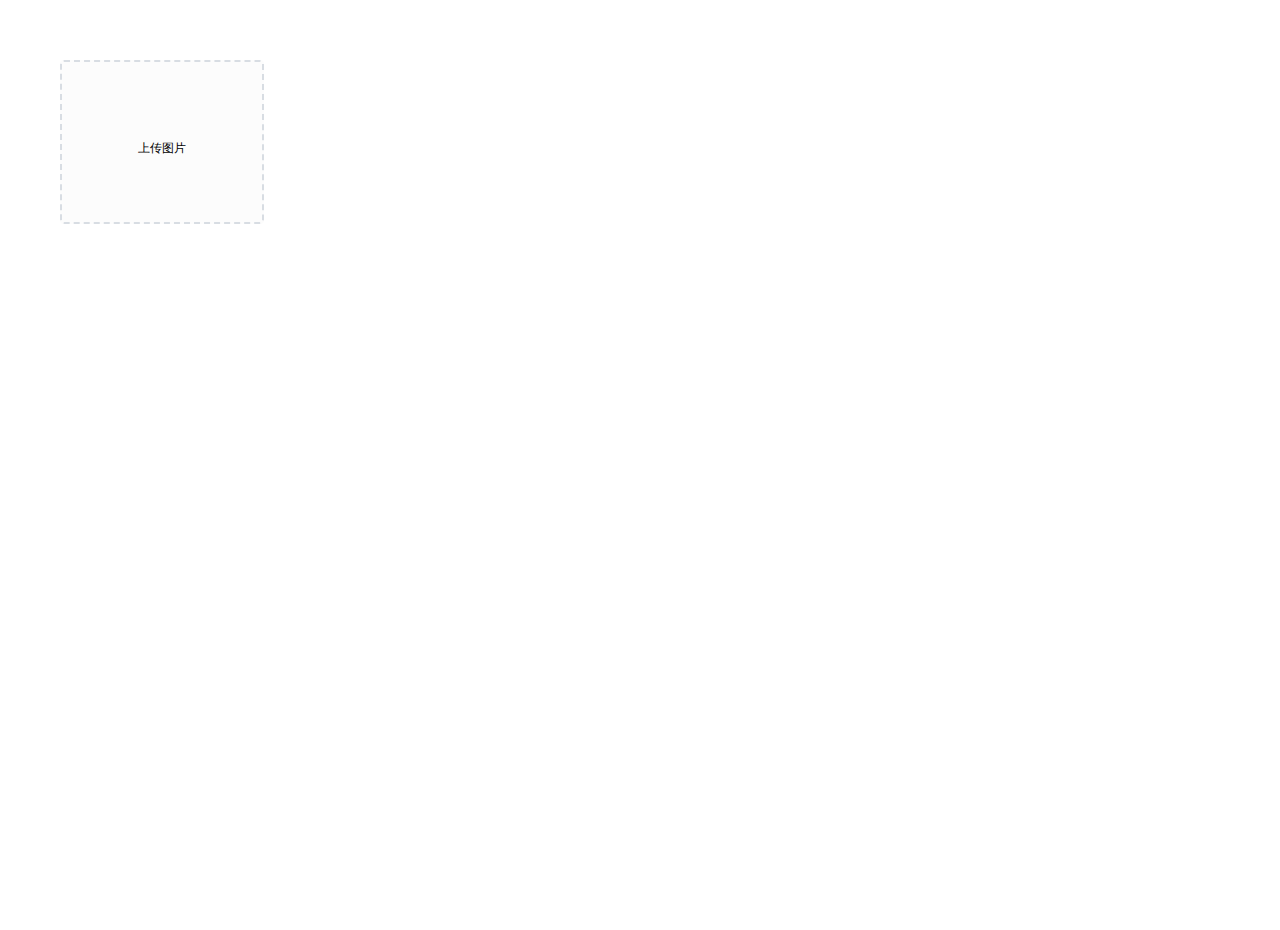
<file: src/main/resources/static/backend/upload.html>
<!DOCTYPE html>
<html lang="en">
<head>
  <meta charset="UTF-8">
  <meta http-equiv="X-UA-Compatible" content="IE=edge">
  <meta name="viewport" content="width=device-width, initial-scale=1.0">
  <title>文件上传</title>
  <!-- 引入样式 -->
  <link rel="stylesheet" href="./plugins/element-ui/index.css" />
  <link rel="stylesheet" href="./styles/common.css" />
  <link rel="stylesheet" href="./styles/page.css" />
</head>
<body>
   <div class="addBrand-container" id="food-add-app">
    <div class="container">
        <el-upload class="avatar-uploader"
                action="/common/upload"
                :show-file-list="false"
                :on-success="handleAvatarSuccess"
                :before-upload="beforeUpload"
                ref="upload">
            <img v-if="imageUrl" :src="imageUrl" class="avatar"></img>
            <i v-else class="el-icon-plus avatar-uploader-icon"></i>
        </el-upload>
    </div>
  </div>
    <!-- 开发环境版本，包含了有帮助的命令行警告 -->
    <script src="./plugins/vue/vue.js"></script>
    <!-- 引入组件库 -->
    <script src="./plugins/element-ui/index.js"></script>
    <!-- 引入axios -->
    <script src="./plugins/axios/axios.min.js"></script>
    <script src="./js/index.js"></script>
    <script>
      new Vue({
        el: '#food-add-app',
        data() {
          return {
            imageUrl: ''
          }
        },
        methods: {
          handleAvatarSuccess (response, file, fileList) {
              this.imageUrl = `/common/download?name=${response.data}`
          },
          beforeUpload (file) {
            if(file){
              const suffix = file.name.split('.')[1]
              const size = file.size / 1024 / 1024 < 2
              if(['png','jpeg','jpg'].indexOf(suffix) < 0){
                this.$message.error('上传图片只支持 png、jpeg、jpg 格式！')
                this.$refs.upload.clearFiles()
                return false
              }
              if(!size){
                this.$message.error('上传文件大小不能超过 2MB!')
                return false
              }
              return file
            }
          }
        }
      })
    </script>
</body>
</html>
</file>
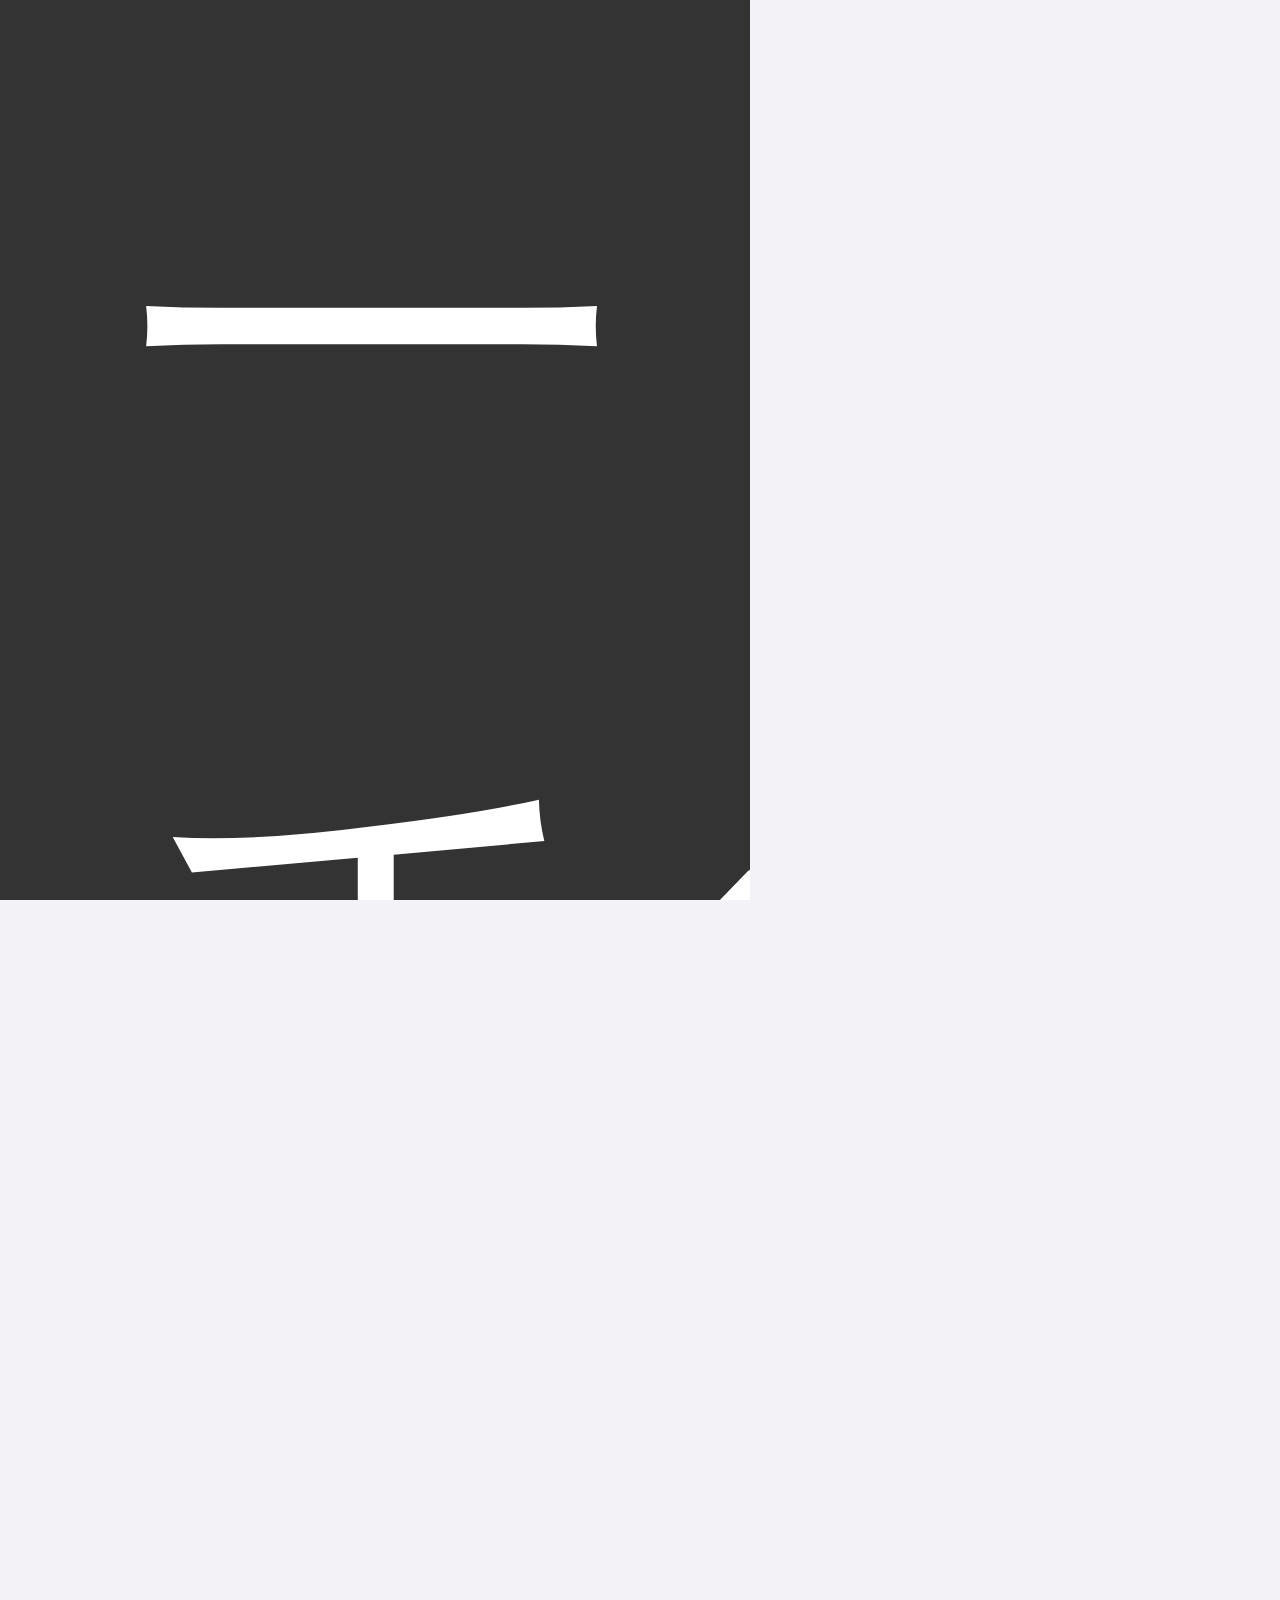
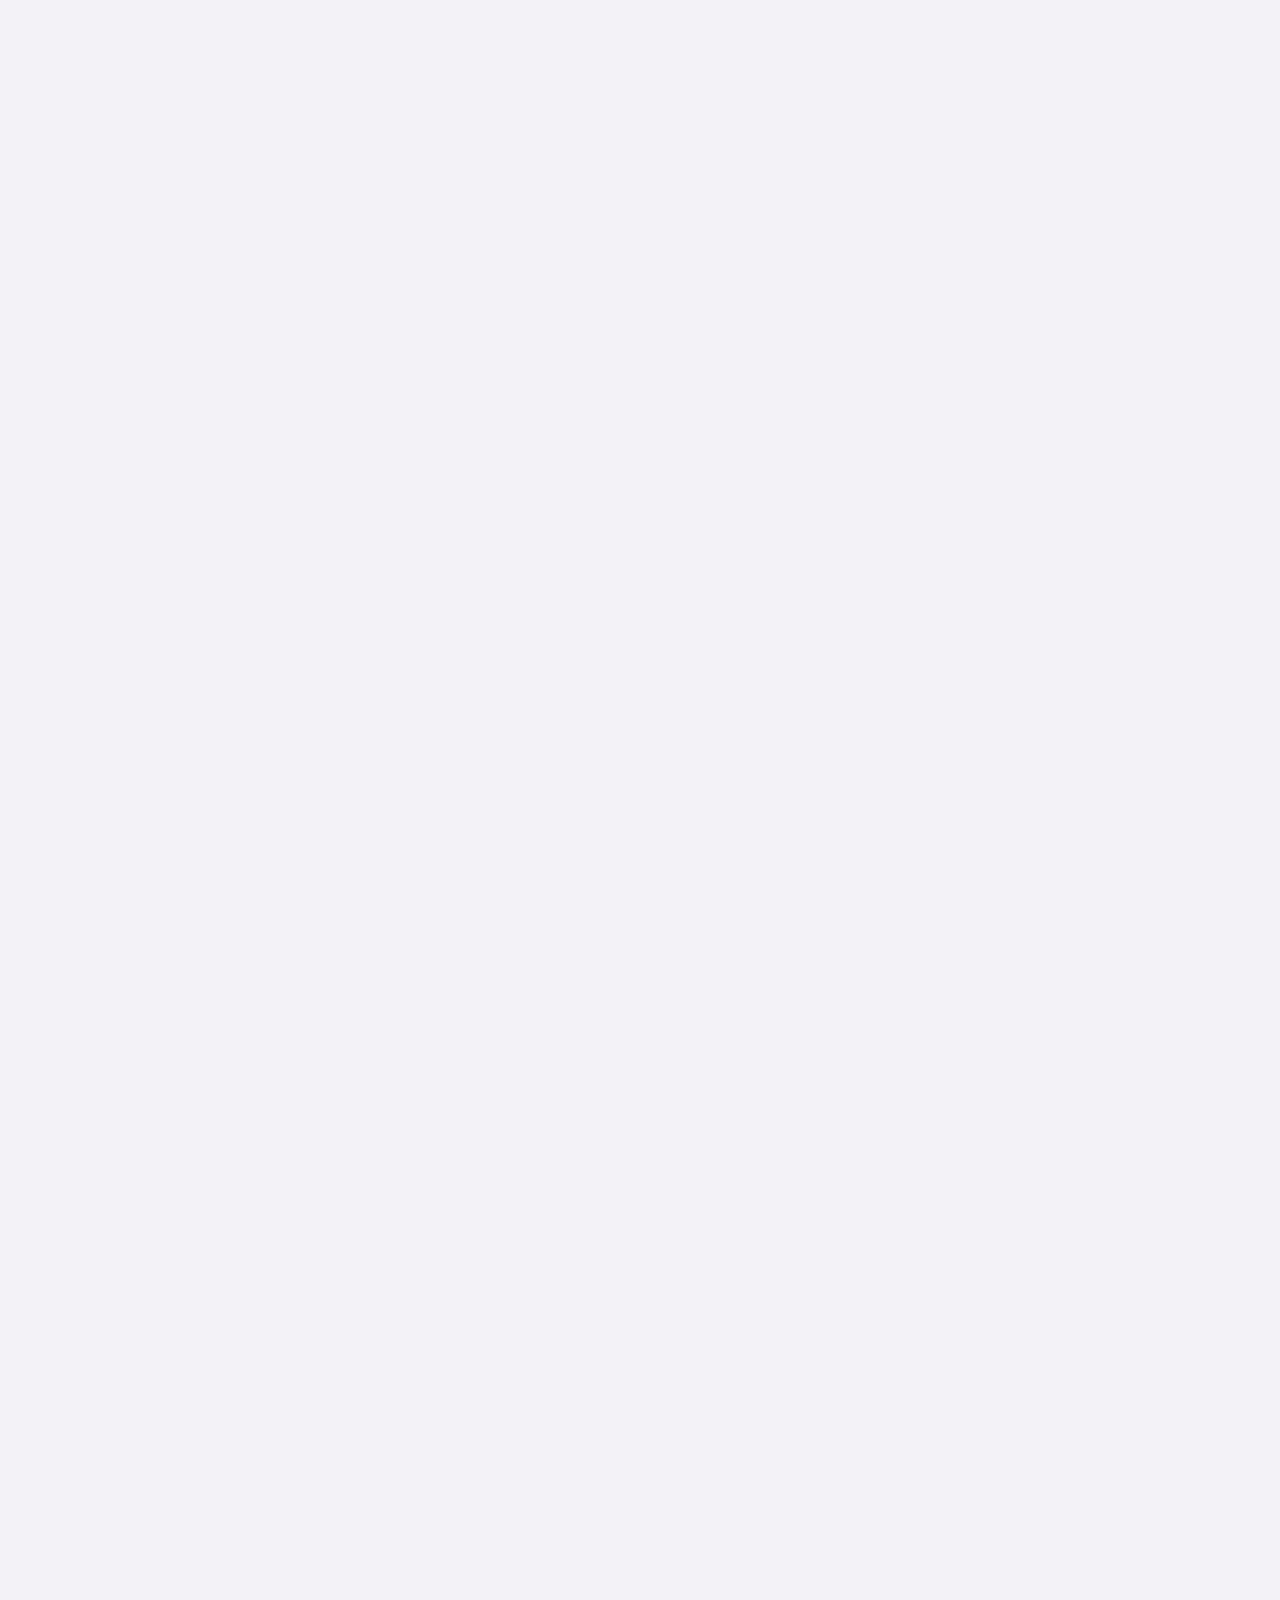
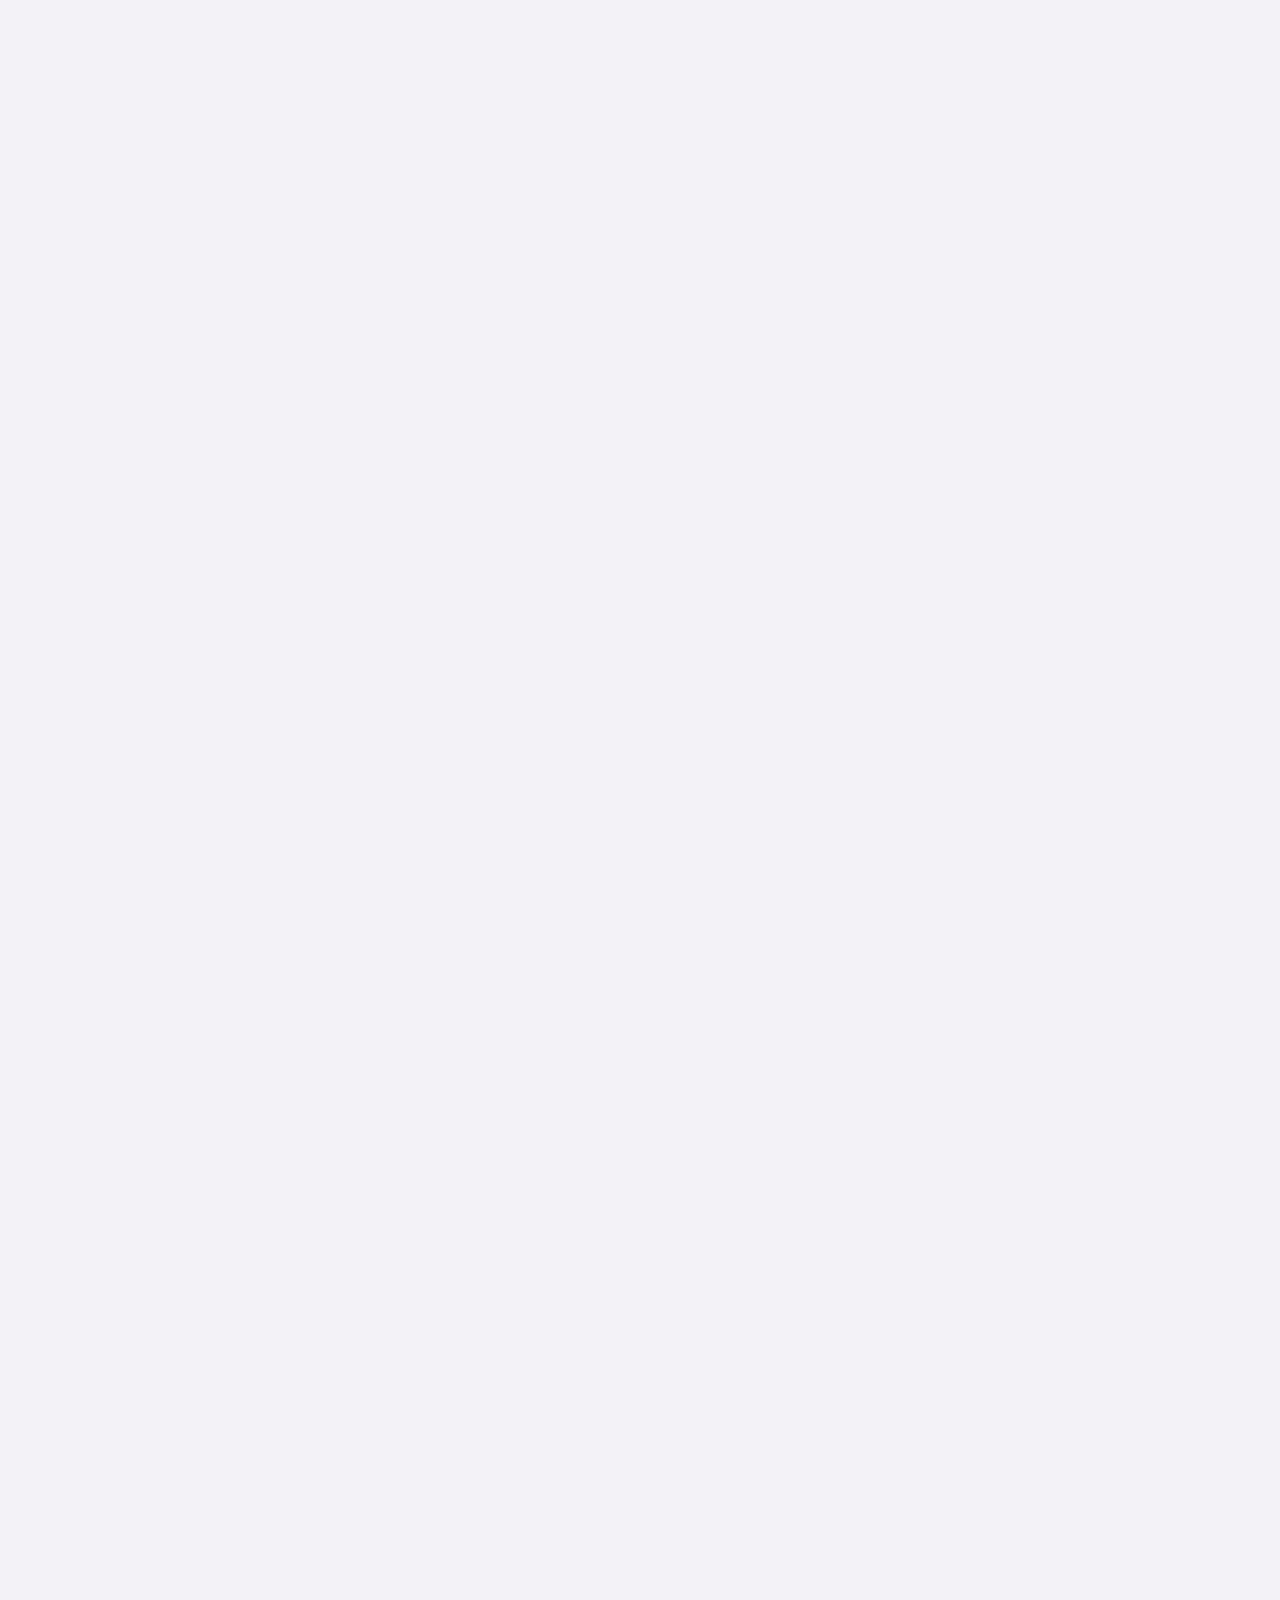
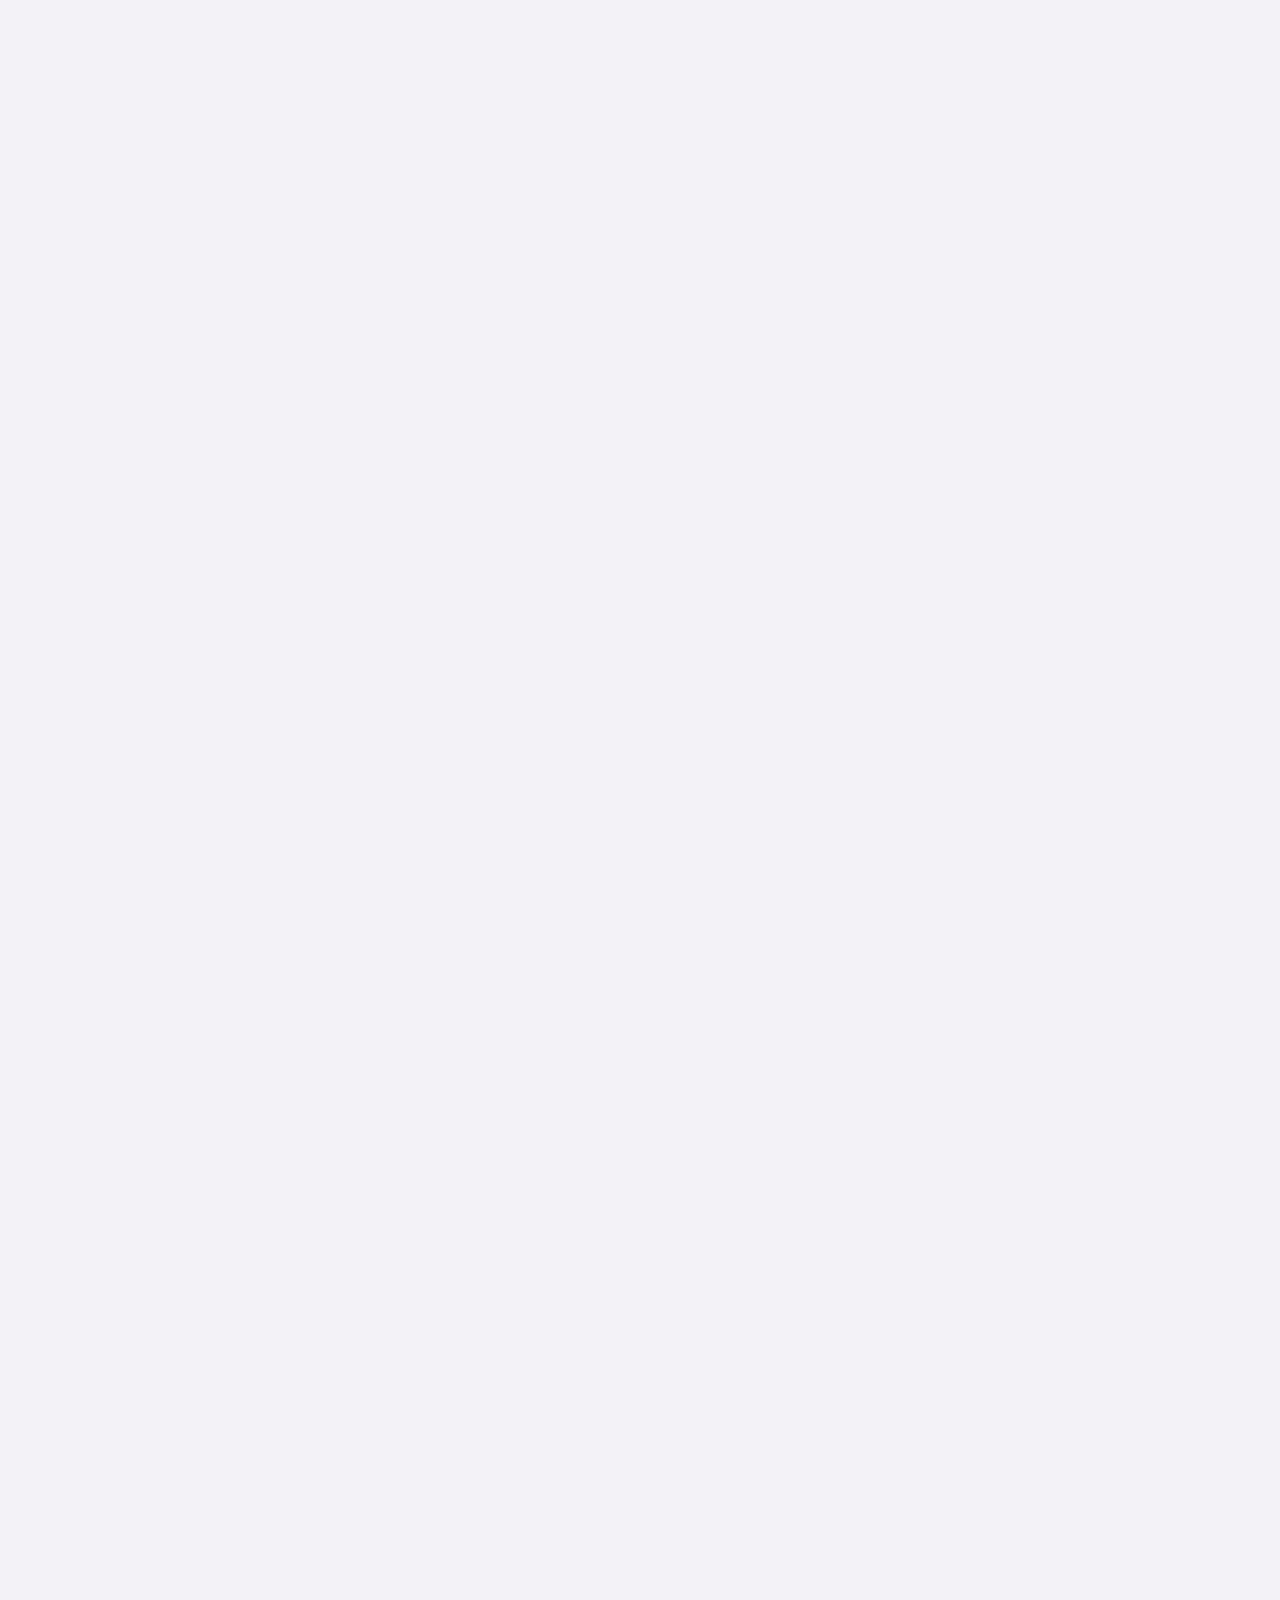
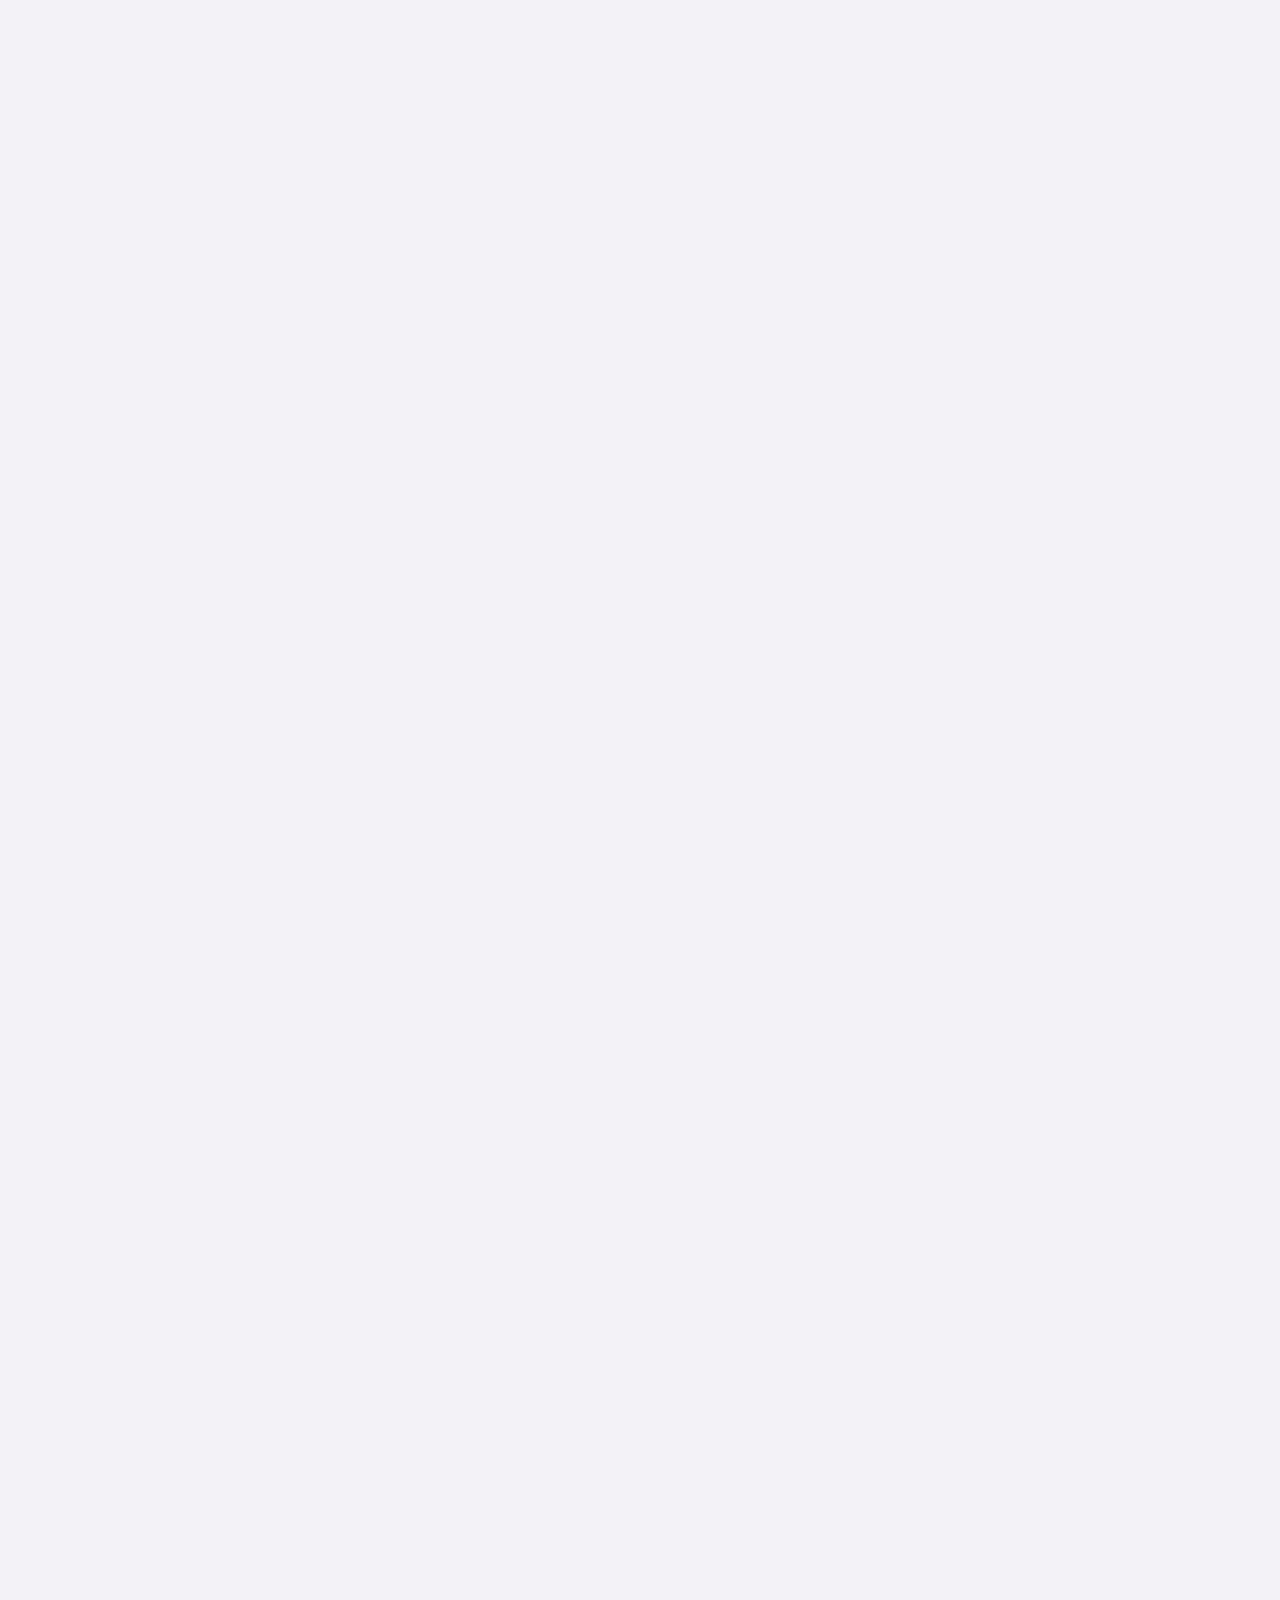
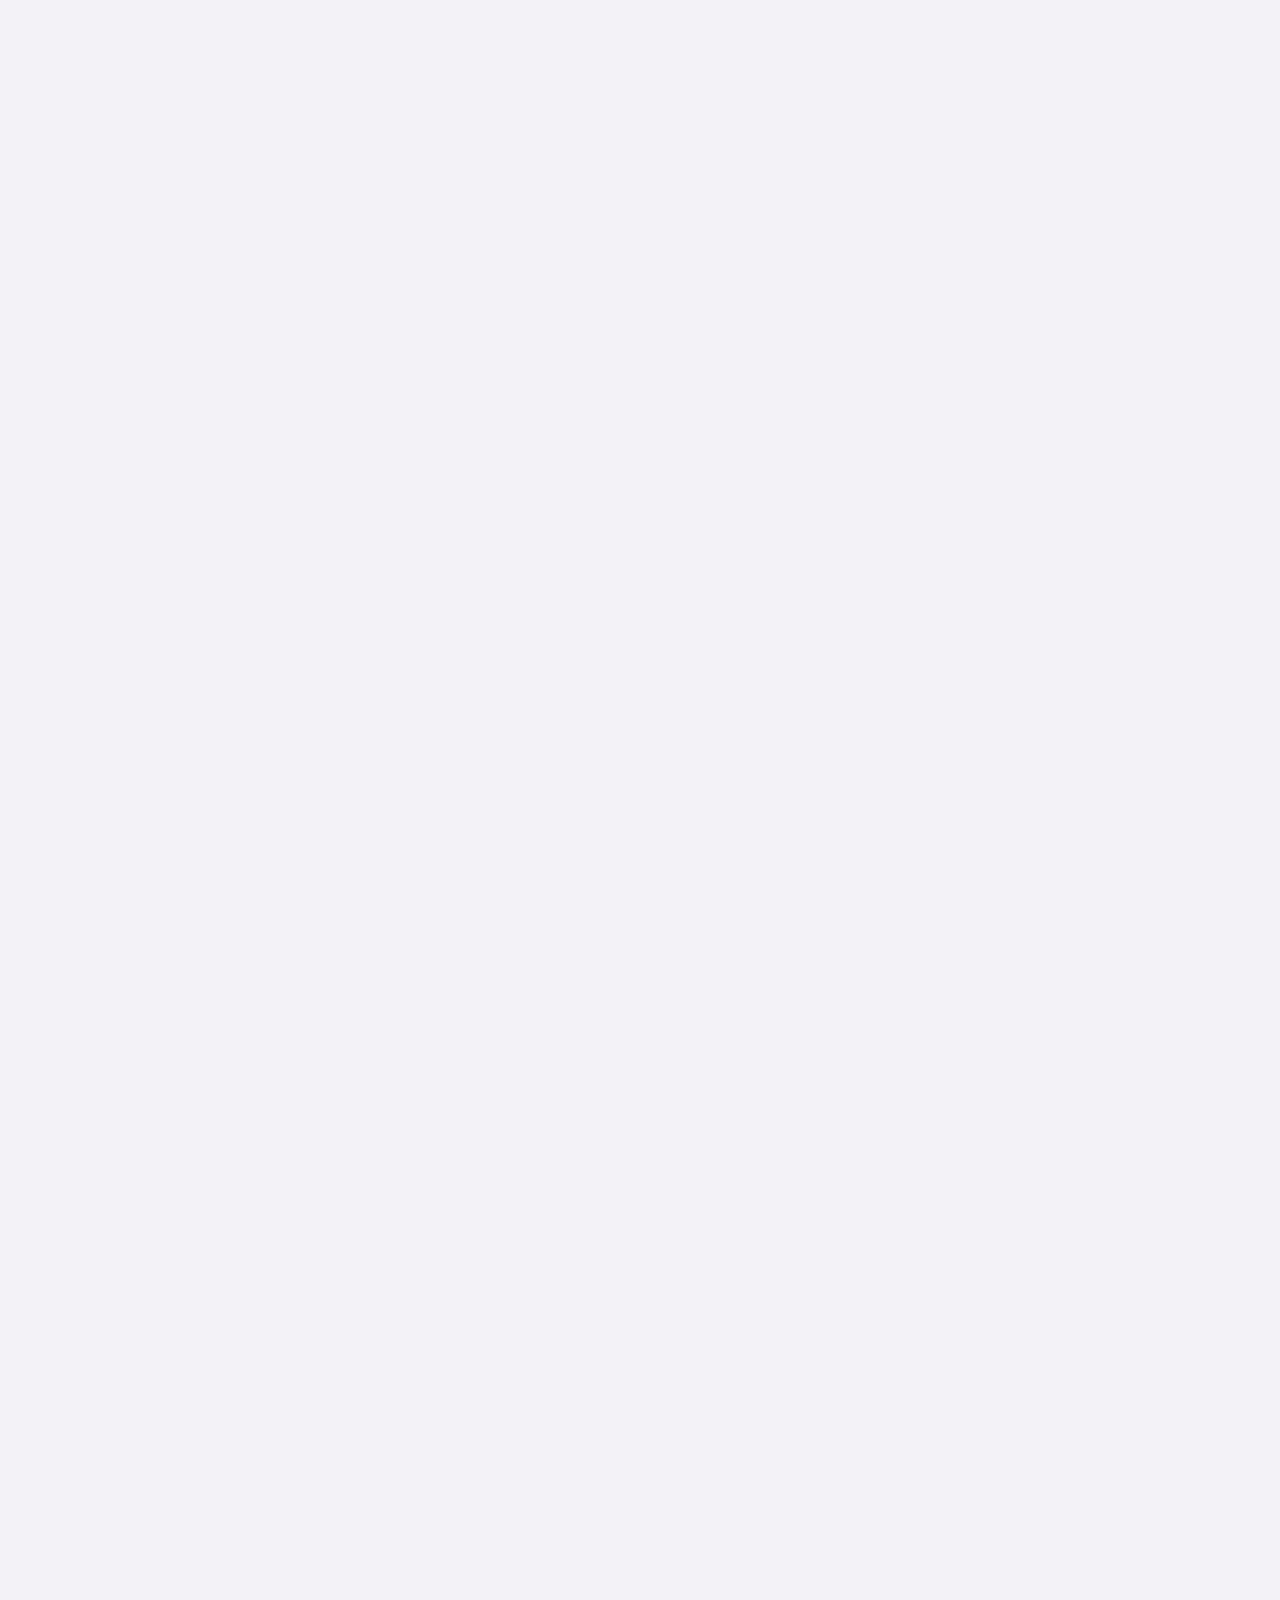
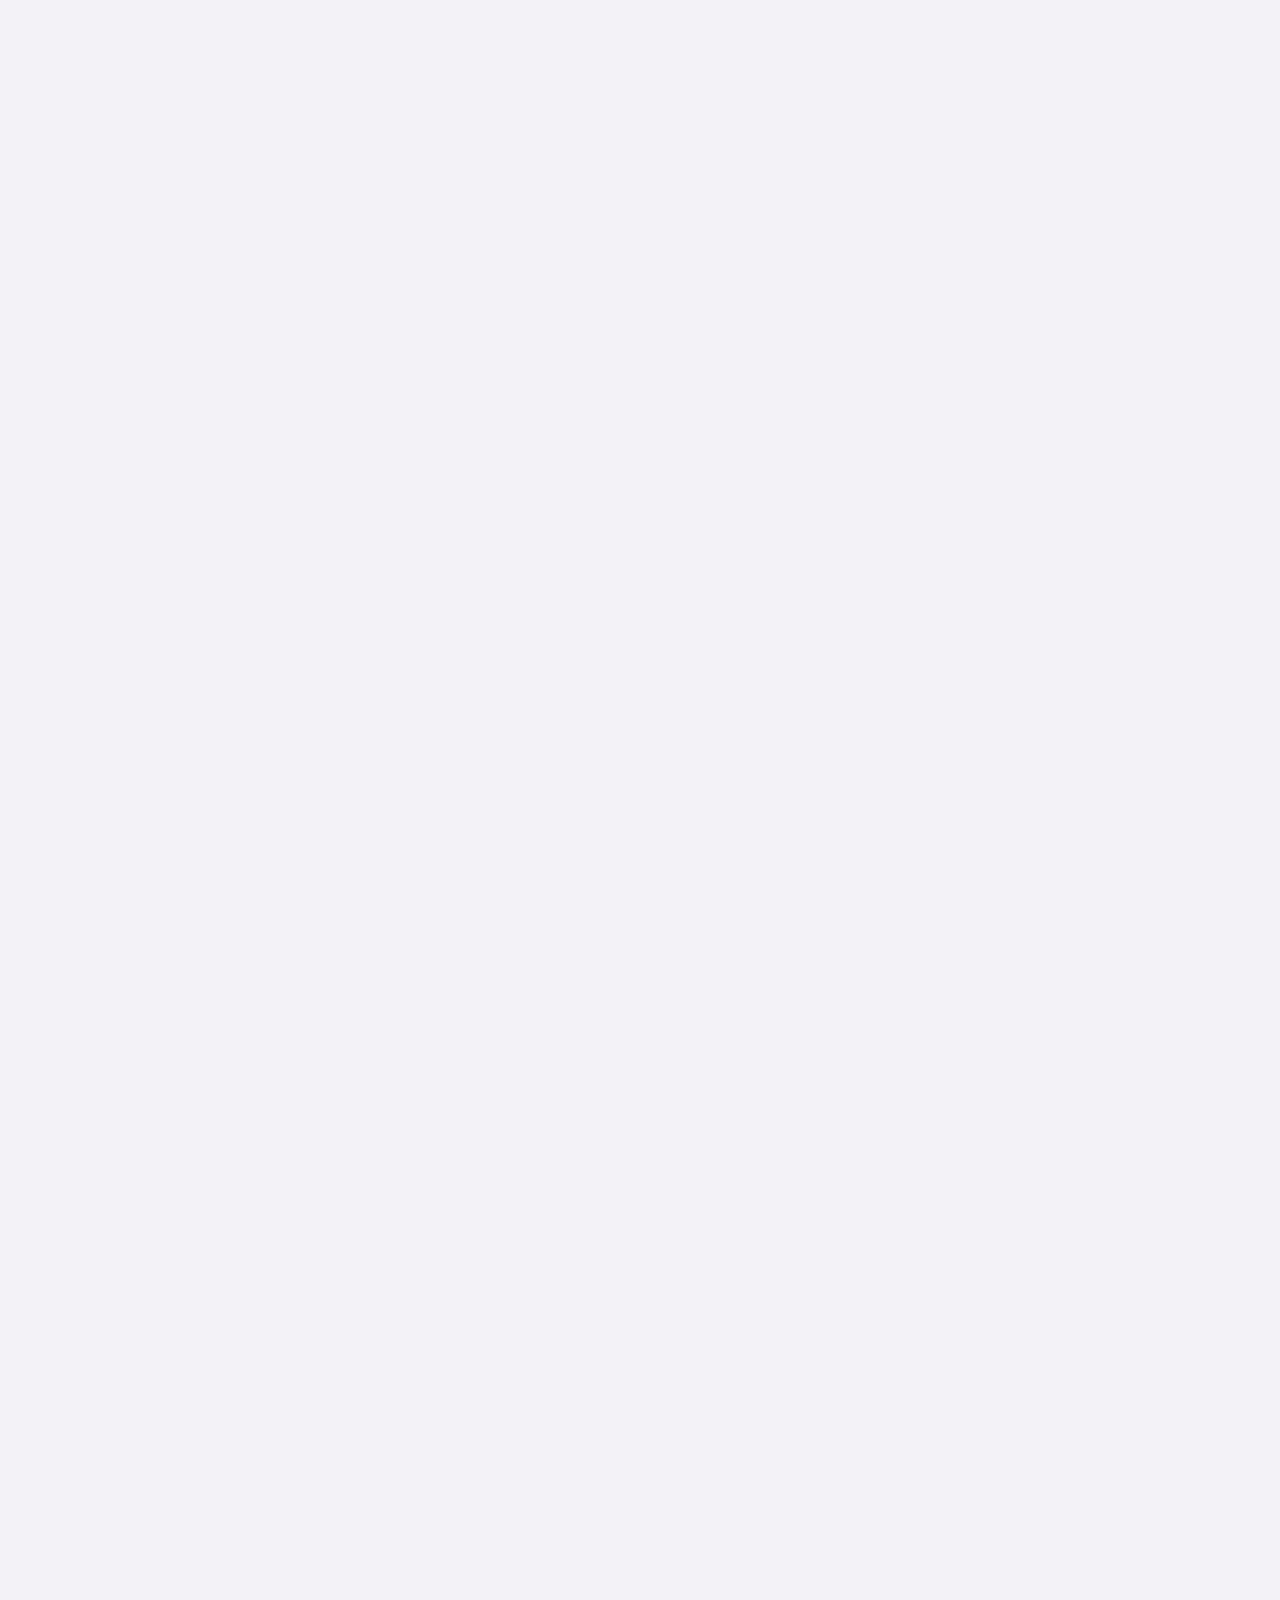
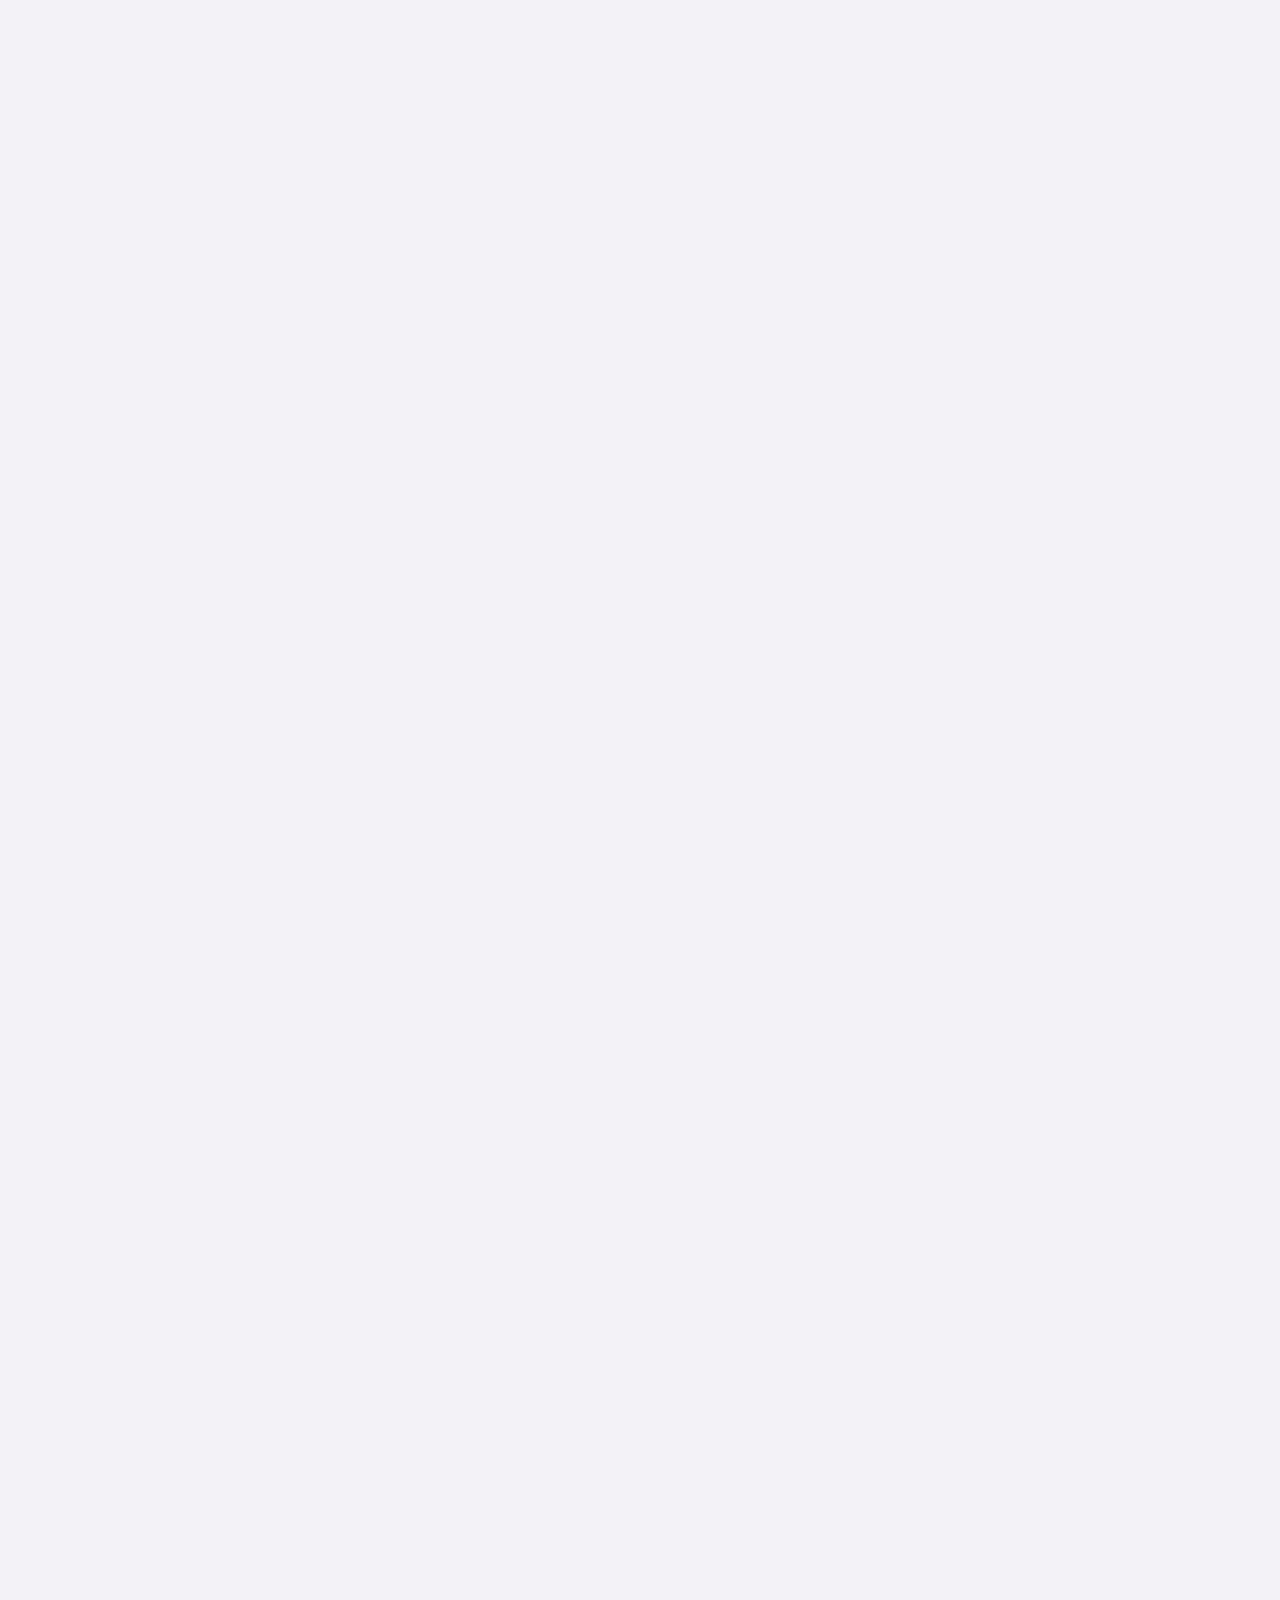
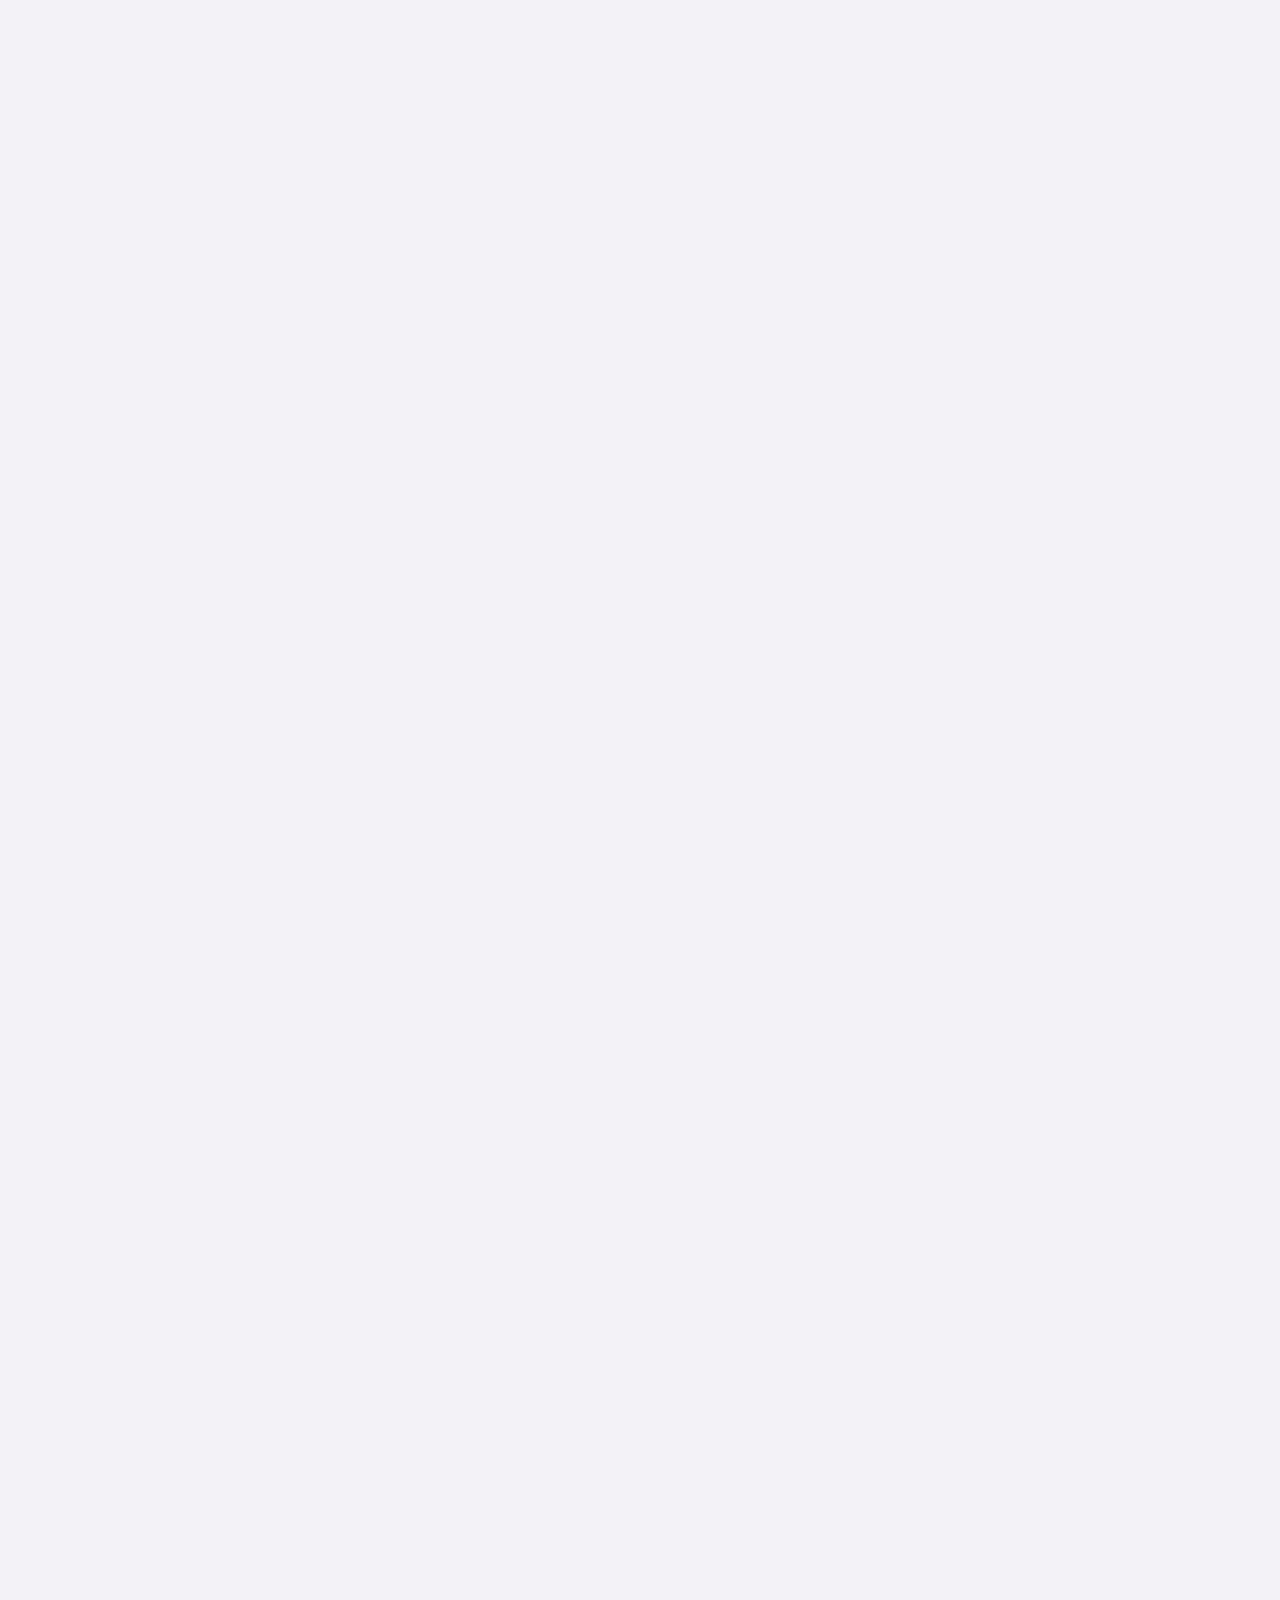
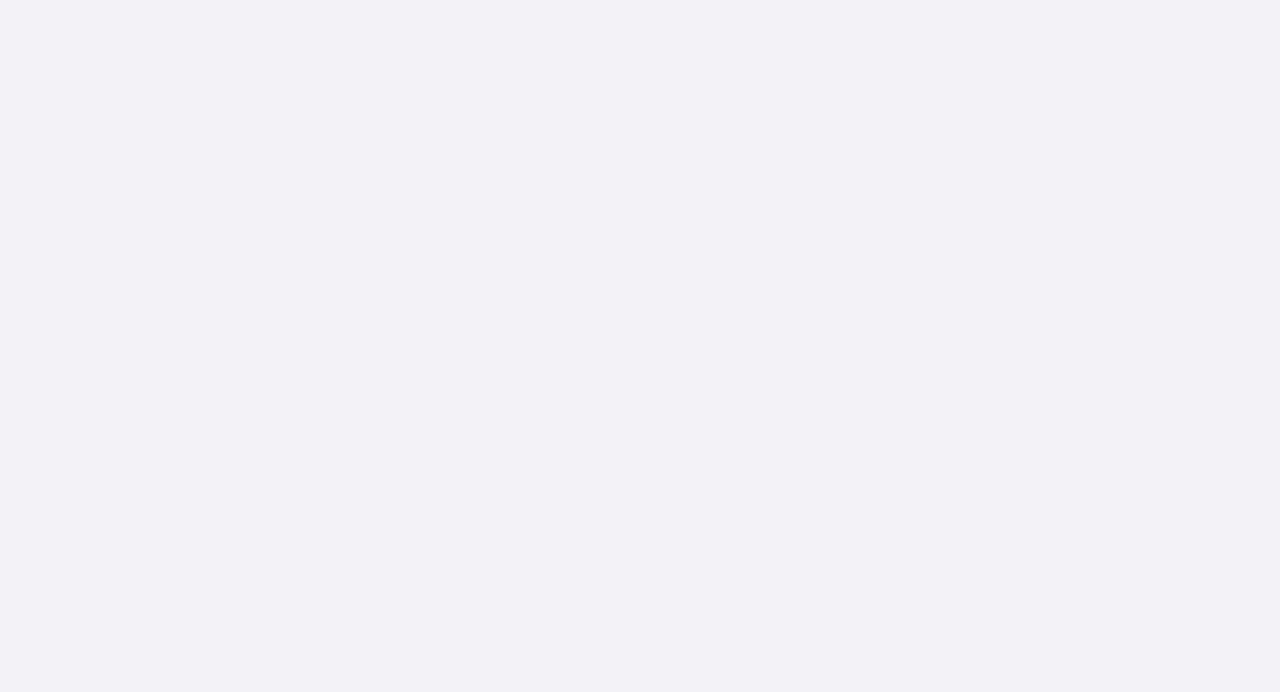
<file: src/main/resources/static/front/page/no-wify.html>
<!DOCTYPE html>
<html lang="en">
    <head>
        <meta charset="UTF-8">
        <meta http-equiv="X-UA-Compatible" content="IE=edge">
        <meta name="viewport" content="width=device-width, initial-scale=1.0, maximum-scale=1.0,user-scalable=no,minimal-ui">
        <title>一禾堂</title>
        <link rel="icon" href="./../images/favico.ico">
        <!--不同屏幕尺寸根字体设置-->
        <script src="./../js/base.js"></script>
        <!--element-ui的样式-->
        <link rel="stylesheet" href="../../backend/plugins/element-ui/index.css" />
        <!-- 引入样式  -->
        <link rel="stylesheet" href="../styles/index.css" />
        <!--本页面内容的样式-->
        <link rel="stylesheet" href="./../styles/no-wify.css" />
    </head>
    <body>
        <div id="no_wifi" class="app">
            <div class="divHead">
                <div class="divTitle">
                    <i class="el-icon-arrow-left" @click="goBack"></i>一禾堂
                </div>
            </div>
            <div class="divContent">
                <img src="./../images//no_wifi.png"/>
                <div class="divDesc">网络连接异常</div>
                <div class="btnRefresh" @click="toPagePrev">点击刷新</div>
            </div>
        </div>
            <!-- 开发环境版本，包含了有帮助的命令行警告 -->
            <script src="../../backend/plugins/vue/vue.js"></script>
            <!-- 引入组件库 -->
            <script src="../../backend/plugins/element-ui/index.js"></script>
            <!-- 引入axios -->
            <script src="../../backend/plugins/axios/axios.min.js"></script>
            <script src="./../js/request.js"></script>
            <script>
            new Vue({
                el:"#no_wifi",
                data(){
                    return {
                    }
                },
                computed:{},
                created(){

                },
                mounted(){},
                methods:{
                    goBack(){
                        history.go(-1)
                    },
                    toPagePrev(){
                        history.go(-1)
                    }
                }
            })
            </script>
    </body>
</html>
</file>
<file: src/main/resources/static/backend/plugins/element-ui/index.css>
@charset "UTF-8";.el-pagination--small .arrow.disabled,.el-table .hidden-columns,.el-table td.is-hidden>*,.el-table th.is-hidden>*,.el-table--hidden{visibility:hidden}.el-input__suffix,.el-tree.is-dragging .el-tree-node__content *{pointer-events:none}.el-dropdown .el-dropdown-selfdefine:focus:active,.el-dropdown .el-dropdown-selfdefine:focus:not(.focusing),.el-message__closeBtn:focus,.el-message__content:focus,.el-popover:focus,.el-popover:focus:active,.el-popover__reference:focus:hover,.el-popover__reference:focus:not(.focusing),.el-rate:active,.el-rate:focus,.el-tooltip:focus:hover,.el-tooltip:focus:not(.focusing),.el-upload-list__item.is-success:active,.el-upload-list__item.is-success:not(.focusing):focus{outline-width:0}@font-face{font-family:element-icons;src:url(fonts/element-icons.woff) format("woff"),url(fonts/element-icons.ttf) format("truetype");font-weight:400;font-display:"auto";font-style:normal}[class*=" el-icon-"],[class^=el-icon-]{font-family:element-icons!important;speak:none;font-style:normal;font-weight:400;font-variant:normal;text-transform:none;line-height:1;vertical-align:baseline;display:inline-block;-webkit-font-smoothing:antialiased;-moz-osx-font-smoothing:grayscale}.el-icon-ice-cream-round:before{content:"\e6a0"}.el-icon-ice-cream-square:before{content:"\e6a3"}.el-icon-lollipop:before{content:"\e6a4"}.el-icon-potato-strips:before{content:"\e6a5"}.el-icon-milk-tea:before{content:"\e6a6"}.el-icon-ice-drink:before{content:"\e6a7"}.el-icon-ice-tea:before{content:"\e6a9"}.el-icon-coffee:before{content:"\e6aa"}.el-icon-orange:before{content:"\e6ab"}.el-icon-pear:before{content:"\e6ac"}.el-icon-apple:before{content:"\e6ad"}.el-icon-cherry:before{content:"\e6ae"}.el-icon-watermelon:before{content:"\e6af"}.el-icon-grape:before{content:"\e6b0"}.el-icon-refrigerator:before{content:"\e6b1"}.el-icon-goblet-square-full:before{content:"\e6b2"}.el-icon-goblet-square:before{content:"\e6b3"}.el-icon-goblet-full:before{content:"\e6b4"}.el-icon-goblet:before{content:"\e6b5"}.el-icon-cold-drink:before{content:"\e6b6"}.el-icon-coffee-cup:before{content:"\e6b8"}.el-icon-water-cup:before{content:"\e6b9"}.el-icon-hot-water:before{content:"\e6ba"}.el-icon-ice-cream:before{content:"\e6bb"}.el-icon-dessert:before{content:"\e6bc"}.el-icon-sugar:before{content:"\e6bd"}.el-icon-tableware:before{content:"\e6be"}.el-icon-burger:before{content:"\e6bf"}.el-icon-knife-fork:before{content:"\e6c1"}.el-icon-fork-spoon:before{content:"\e6c2"}.el-icon-chicken:before{content:"\e6c3"}.el-icon-food:before{content:"\e6c4"}.el-icon-dish-1:before{content:"\e6c5"}.el-icon-dish:before{content:"\e6c6"}.el-icon-moon-night:before{content:"\e6ee"}.el-icon-moon:before{content:"\e6f0"}.el-icon-cloudy-and-sunny:before{content:"\e6f1"}.el-icon-partly-cloudy:before{content:"\e6f2"}.el-icon-cloudy:before{content:"\e6f3"}.el-icon-sunny:before{content:"\e6f6"}.el-icon-sunset:before{content:"\e6f7"}.el-icon-sunrise-1:before{content:"\e6f8"}.el-icon-sunrise:before{content:"\e6f9"}.el-icon-heavy-rain:before{content:"\e6fa"}.el-icon-lightning:before{content:"\e6fb"}.el-icon-light-rain:before{content:"\e6fc"}.el-icon-wind-power:before{content:"\e6fd"}.el-icon-baseball:before{content:"\e712"}.el-icon-soccer:before{content:"\e713"}.el-icon-football:before{content:"\e715"}.el-icon-basketball:before{content:"\e716"}.el-icon-ship:before{content:"\e73f"}.el-icon-truck:before{content:"\e740"}.el-icon-bicycle:before{content:"\e741"}.el-icon-mobile-phone:before{content:"\e6d3"}.el-icon-service:before{content:"\e6d4"}.el-icon-key:before{content:"\e6e2"}.el-icon-unlock:before{content:"\e6e4"}.el-icon-lock:before{content:"\e6e5"}.el-icon-watch:before{content:"\e6fe"}.el-icon-watch-1:before{content:"\e6ff"}.el-icon-timer:before{content:"\e702"}.el-icon-alarm-clock:before{content:"\e703"}.el-icon-map-location:before{content:"\e704"}.el-icon-delete-location:before{content:"\e705"}.el-icon-add-location:before{content:"\e706"}.el-icon-location-information:before{content:"\e707"}.el-icon-location-outline:before{content:"\e708"}.el-icon-location:before{content:"\e79e"}.el-icon-place:before{content:"\e709"}.el-icon-discover:before{content:"\e70a"}.el-icon-first-aid-kit:before{content:"\e70b"}.el-icon-trophy-1:before{content:"\e70c"}.el-icon-trophy:before{content:"\e70d"}.el-icon-medal:before{content:"\e70e"}.el-icon-medal-1:before{content:"\e70f"}.el-icon-stopwatch:before{content:"\e710"}.el-icon-mic:before{content:"\e711"}.el-icon-copy-document:before{content:"\e718"}.el-icon-full-screen:before{content:"\e719"}.el-icon-switch-button:before{content:"\e71b"}.el-icon-aim:before{content:"\e71c"}.el-icon-crop:before{content:"\e71d"}.el-icon-odometer:before{content:"\e71e"}.el-icon-time:before{content:"\e71f"}.el-icon-bangzhu:before{content:"\e724"}.el-icon-close-notification:before{content:"\e726"}.el-icon-microphone:before{content:"\e727"}.el-icon-turn-off-microphone:before{content:"\e728"}.el-icon-position:before{content:"\e729"}.el-icon-postcard:before{content:"\e72a"}.el-icon-message:before{content:"\e72b"}.el-icon-chat-line-square:before{content:"\e72d"}.el-icon-chat-dot-square:before{content:"\e72e"}.el-icon-chat-dot-round:before{content:"\e72f"}.el-icon-chat-square:before{content:"\e730"}.el-icon-chat-line-round:before{content:"\e731"}.el-icon-chat-round:before{content:"\e732"}.el-icon-set-up:before{content:"\e733"}.el-icon-turn-off:before{content:"\e734"}.el-icon-open:before{content:"\e735"}.el-icon-connection:before{content:"\e736"}.el-icon-link:before{content:"\e737"}.el-icon-cpu:before{content:"\e738"}.el-icon-thumb:before{content:"\e739"}.el-icon-female:before{content:"\e73a"}.el-icon-male:before{content:"\e73b"}.el-icon-guide:before{content:"\e73c"}.el-icon-news:before{content:"\e73e"}.el-icon-price-tag:before{content:"\e744"}.el-icon-discount:before{content:"\e745"}.el-icon-wallet:before{content:"\e747"}.el-icon-coin:before{content:"\e748"}.el-icon-money:before{content:"\e749"}.el-icon-bank-card:before{content:"\e74a"}.el-icon-box:before{content:"\e74b"}.el-icon-present:before{content:"\e74c"}.el-icon-sell:before{content:"\e6d5"}.el-icon-sold-out:before{content:"\e6d6"}.el-icon-shopping-bag-2:before{content:"\e74d"}.el-icon-shopping-bag-1:before{content:"\e74e"}.el-icon-shopping-cart-2:before{content:"\e74f"}.el-icon-shopping-cart-1:before{content:"\e750"}.el-icon-shopping-cart-full:before{content:"\e751"}.el-icon-smoking:before{content:"\e752"}.el-icon-no-smoking:before{content:"\e753"}.el-icon-house:before{content:"\e754"}.el-icon-table-lamp:before{content:"\e755"}.el-icon-school:before{content:"\e756"}.el-icon-office-building:before{content:"\e757"}.el-icon-toilet-paper:before{content:"\e758"}.el-icon-notebook-2:before{content:"\e759"}.el-icon-notebook-1:before{content:"\e75a"}.el-icon-files:before{content:"\e75b"}.el-icon-collection:before{content:"\e75c"}.el-icon-receiving:before{content:"\e75d"}.el-icon-suitcase-1:before{content:"\e760"}.el-icon-suitcase:before{content:"\e761"}.el-icon-film:before{content:"\e763"}.el-icon-collection-tag:before{content:"\e765"}.el-icon-data-analysis:before{content:"\e766"}.el-icon-pie-chart:before{content:"\e767"}.el-icon-data-board:before{content:"\e768"}.el-icon-data-line:before{content:"\e76d"}.el-icon-reading:before{content:"\e769"}.el-icon-magic-stick:before{content:"\e76a"}.el-icon-coordinate:before{content:"\e76b"}.el-icon-mouse:before{content:"\e76c"}.el-icon-brush:before{content:"\e76e"}.el-icon-headset:before{content:"\e76f"}.el-icon-umbrella:before{content:"\e770"}.el-icon-scissors:before{content:"\e771"}.el-icon-mobile:before{content:"\e773"}.el-icon-attract:before{content:"\e774"}.el-icon-monitor:before{content:"\e775"}.el-icon-search:before{content:"\e778"}.el-icon-takeaway-box:before{content:"\e77a"}.el-icon-paperclip:before{content:"\e77d"}.el-icon-printer:before{content:"\e77e"}.el-icon-document-add:before{content:"\e782"}.el-icon-document:before{content:"\e785"}.el-icon-document-checked:before{content:"\e786"}.el-icon-document-copy:before{content:"\e787"}.el-icon-document-delete:before{content:"\e788"}.el-icon-document-remove:before{content:"\e789"}.el-icon-tickets:before{content:"\e78b"}.el-icon-folder-checked:before{content:"\e77f"}.el-icon-folder-delete:before{content:"\e780"}.el-icon-folder-remove:before{content:"\e781"}.el-icon-folder-add:before{content:"\e783"}.el-icon-folder-opened:before{content:"\e784"}.el-icon-folder:before{content:"\e78a"}.el-icon-edit-outline:before{content:"\e764"}.el-icon-edit:before{content:"\e78c"}.el-icon-date:before{content:"\e78e"}.el-icon-c-scale-to-original:before{content:"\e7c6"}.el-icon-view:before{content:"\e6ce"}.el-icon-loading:before{content:"\e6cf"}.el-icon-rank:before{content:"\e6d1"}.el-icon-sort-down:before{content:"\e7c4"}.el-icon-sort-up:before{content:"\e7c5"}.el-icon-sort:before{content:"\e6d2"}.el-icon-finished:before{content:"\e6cd"}.el-icon-refresh-left:before{content:"\e6c7"}.el-icon-refresh-right:before{content:"\e6c8"}.el-icon-refresh:before{content:"\e6d0"}.el-icon-video-play:before{content:"\e7c0"}.el-icon-video-pause:before{content:"\e7c1"}.el-icon-d-arrow-right:before{content:"\e6dc"}.el-icon-d-arrow-left:before{content:"\e6dd"}.el-icon-arrow-up:before{content:"\e6e1"}.el-icon-arrow-down:before{content:"\e6df"}.el-icon-arrow-right:before{content:"\e6e0"}.el-icon-arrow-left:before{content:"\e6de"}.el-icon-top-right:before{content:"\e6e7"}.el-icon-top-left:before{content:"\e6e8"}.el-icon-top:before{content:"\e6e6"}.el-icon-bottom:before{content:"\e6eb"}.el-icon-right:before{content:"\e6e9"}.el-icon-back:before{content:"\e6ea"}.el-icon-bottom-right:before{content:"\e6ec"}.el-icon-bottom-left:before{content:"\e6ed"}.el-icon-caret-top:before{content:"\e78f"}.el-icon-caret-bottom:before{content:"\e790"}.el-icon-caret-right:before{content:"\e791"}.el-icon-caret-left:before{content:"\e792"}.el-icon-d-caret:before{content:"\e79a"}.el-icon-share:before{content:"\e793"}.el-icon-menu:before{content:"\e798"}.el-icon-s-grid:before{content:"\e7a6"}.el-icon-s-check:before{content:"\e7a7"}.el-icon-s-data:before{content:"\e7a8"}.el-icon-s-opportunity:before{content:"\e7aa"}.el-icon-s-custom:before{content:"\e7ab"}.el-icon-s-claim:before{content:"\e7ad"}.el-icon-s-finance:before{content:"\e7ae"}.el-icon-s-comment:before{content:"\e7af"}.el-icon-s-flag:before{content:"\e7b0"}.el-icon-s-marketing:before{content:"\e7b1"}.el-icon-s-shop:before{content:"\e7b4"}.el-icon-s-open:before{content:"\e7b5"}.el-icon-s-management:before{content:"\e7b6"}.el-icon-s-ticket:before{content:"\e7b7"}.el-icon-s-release:before{content:"\e7b8"}.el-icon-s-home:before{content:"\e7b9"}.el-icon-s-promotion:before{content:"\e7ba"}.el-icon-s-operation:before{content:"\e7bb"}.el-icon-s-unfold:before{content:"\e7bc"}.el-icon-s-fold:before{content:"\e7a9"}.el-icon-s-platform:before{content:"\e7bd"}.el-icon-s-order:before{content:"\e7be"}.el-icon-s-cooperation:before{content:"\e7bf"}.el-icon-bell:before{content:"\e725"}.el-icon-message-solid:before{content:"\e799"}.el-icon-video-camera:before{content:"\e772"}.el-icon-video-camera-solid:before{content:"\e796"}.el-icon-camera:before{content:"\e779"}.el-icon-camera-solid:before{content:"\e79b"}.el-icon-download:before{content:"\e77c"}.el-icon-upload2:before{content:"\e77b"}.el-icon-upload:before{content:"\e7c3"}.el-icon-picture-outline-round:before{content:"\e75f"}.el-icon-picture-outline:before{content:"\e75e"}.el-icon-picture:before{content:"\e79f"}.el-icon-close:before{content:"\e6db"}.el-icon-check:before{content:"\e6da"}.el-icon-plus:before{content:"\e6d9"}.el-icon-minus:before{content:"\e6d8"}.el-icon-help:before{content:"\e73d"}.el-icon-s-help:before{content:"\e7b3"}.el-icon-circle-close:before{content:"\e78d"}.el-icon-circle-check:before{content:"\e720"}.el-icon-circle-plus-outline:before{content:"\e723"}.el-icon-remove-outline:before{content:"\e722"}.el-icon-zoom-out:before{content:"\e776"}.el-icon-zoom-in:before{content:"\e777"}.el-icon-error:before{content:"\e79d"}.el-icon-success:before{content:"\e79c"}.el-icon-circle-plus:before{content:"\e7a0"}.el-icon-remove:before{content:"\e7a2"}.el-icon-info:before{content:"\e7a1"}.el-icon-question:before{content:"\e7a4"}.el-icon-warning-outline:before{content:"\e6c9"}.el-icon-warning:before{content:"\e7a3"}.el-icon-goods:before{content:"\e7c2"}.el-icon-s-goods:before{content:"\e7b2"}.el-icon-star-off:before{content:"\e717"}.el-icon-star-on:before{content:"\e797"}.el-icon-more-outline:before{content:"\e6cc"}.el-icon-more:before{content:"\e794"}.el-icon-phone-outline:before{content:"\e6cb"}.el-icon-phone:before{content:"\e795"}.el-icon-user:before{content:"\e6e3"}.el-icon-user-solid:before{content:"\e7a5"}.el-icon-setting:before{content:"\e6ca"}.el-icon-s-tools:before{content:"\e7ac"}.el-icon-delete:before{content:"\e6d7"}.el-icon-delete-solid:before{content:"\e7c9"}.el-icon-eleme:before{content:"\e7c7"}.el-icon-platform-eleme:before{content:"\e7ca"}.el-icon-loading{-webkit-animation:rotating 2s linear infinite;animation:rotating 2s linear infinite}.el-icon--right{margin-left:5px}.el-icon--left{margin-right:5px}@-webkit-keyframes rotating{0%{-webkit-transform:rotateZ(0);transform:rotateZ(0)}100%{-webkit-transform:rotateZ(360deg);transform:rotateZ(360deg)}}@keyframes rotating{0%{-webkit-transform:rotateZ(0);transform:rotateZ(0)}100%{-webkit-transform:rotateZ(360deg);transform:rotateZ(360deg)}}.el-pagination{white-space:nowrap;padding:2px 5px;color:#303133;font-weight:700}.el-pagination::after,.el-pagination::before{display:table;content:""}.el-pagination::after{clear:both}.el-pagination button,.el-pagination span:not([class*=suffix]){display:inline-block;font-size:13px;min-width:35.5px;height:28px;line-height:28px;vertical-align:top;-webkit-box-sizing:border-box;box-sizing:border-box}.el-pagination .el-input__inner{text-align:center;-moz-appearance:textfield;line-height:normal}.el-pagination .el-input__suffix{right:0;-webkit-transform:scale(.8);transform:scale(.8)}.el-pagination .el-select .el-input{width:100px;margin:0 5px}.el-pagination .el-select .el-input .el-input__inner{padding-right:25px;border-radius:3px}.el-pagination button{border:none;padding:0 6px;background:0 0}.el-pagination button:focus{outline:0}.el-pagination button:hover{color:#409EFF}.el-pagination button:disabled{color:#C0C4CC;background-color:#FFF;cursor:not-allowed}.el-pagination .btn-next,.el-pagination .btn-prev{background:center center no-repeat #FFF;background-size:16px;cursor:pointer;margin:0;color:#303133}.el-pagination .btn-next .el-icon,.el-pagination .btn-prev .el-icon{display:block;font-size:12px;font-weight:700}.el-pagination .btn-prev{padding-right:12px}.el-pagination .btn-next{padding-left:12px}.el-pagination .el-pager li.disabled{color:#C0C4CC;cursor:not-allowed}.el-pager li,.el-pager li.btn-quicknext:hover,.el-pager li.btn-quickprev:hover{cursor:pointer}.el-pagination--small .btn-next,.el-pagination--small .btn-prev,.el-pagination--small .el-pager li,.el-pagination--small .el-pager li.btn-quicknext,.el-pagination--small .el-pager li.btn-quickprev,.el-pagination--small .el-pager li:last-child{border-color:transparent;font-size:12px;line-height:22px;height:22px;min-width:22px}.el-pagination--small .more::before,.el-pagination--small li.more::before{line-height:24px}.el-pagination--small button,.el-pagination--small span:not([class*=suffix]){height:22px;line-height:22px}.el-pagination--small .el-pagination__editor,.el-pagination--small .el-pagination__editor.el-input .el-input__inner{height:22px}.el-pagination__sizes{margin:0 10px 0 0;font-weight:400;color:#606266}.el-pagination__sizes .el-input .el-input__inner{font-size:13px;padding-left:8px}.el-pagination__sizes .el-input .el-input__inner:hover{border-color:#409EFF}.el-pagination__total{margin-right:10px;font-weight:400;color:#606266}.el-pagination__jump{margin-left:24px;font-weight:400;color:#606266}.el-pagination__jump .el-input__inner{padding:0 3px}.el-pagination__rightwrapper{float:right}.el-pagination__editor{line-height:18px;padding:0 2px;height:28px;text-align:center;margin:0 2px;-webkit-box-sizing:border-box;box-sizing:border-box;border-radius:3px}.el-pager,.el-pagination.is-background .btn-next,.el-pagination.is-background .btn-prev{padding:0}.el-pagination__editor.el-input{width:50px}.el-pagination__editor.el-input .el-input__inner{height:28px}.el-pagination__editor .el-input__inner::-webkit-inner-spin-button,.el-pagination__editor .el-input__inner::-webkit-outer-spin-button{-webkit-appearance:none;margin:0}.el-pagination.is-background .btn-next,.el-pagination.is-background .btn-prev,.el-pagination.is-background .el-pager li{margin:0 5px;background-color:#f4f4f5;color:#606266;min-width:30px;border-radius:2px}.el-pagination.is-background .btn-next.disabled,.el-pagination.is-background .btn-next:disabled,.el-pagination.is-background .btn-prev.disabled,.el-pagination.is-background .btn-prev:disabled,.el-pagination.is-background .el-pager li.disabled{color:#C0C4CC}.el-pagination.is-background .el-pager li:not(.disabled):hover{color:#409EFF}.el-pagination.is-background .el-pager li:not(.disabled).active{background-color:#409EFF;color:#FFF}.el-dialog,.el-pager li{background:#FFF;-webkit-box-sizing:border-box}.el-pagination.is-background.el-pagination--small .btn-next,.el-pagination.is-background.el-pagination--small .btn-prev,.el-pagination.is-background.el-pagination--small .el-pager li{margin:0 3px;min-width:22px}.el-pager,.el-pager li{vertical-align:top;margin:0;display:inline-block}.el-pager{-webkit-user-select:none;-moz-user-select:none;-ms-user-select:none;user-select:none;list-style:none;font-size:0}.el-date-table,.el-table th{-webkit-user-select:none;-moz-user-select:none}.el-pager .more::before{line-height:30px}.el-pager li{padding:0 4px;font-size:13px;min-width:35.5px;height:28px;line-height:28px;box-sizing:border-box;text-align:center}.el-menu--collapse .el-menu .el-submenu,.el-menu--popup{min-width:200px}.el-pager li.btn-quicknext,.el-pager li.btn-quickprev{line-height:28px;color:#303133}.el-pager li.btn-quicknext.disabled,.el-pager li.btn-quickprev.disabled{color:#C0C4CC}.el-pager li.active+li{border-left:0}.el-pager li:hover{color:#409EFF}.el-pager li.active{color:#409EFF;cursor:default}@-webkit-keyframes v-modal-in{0%{opacity:0}}@-webkit-keyframes v-modal-out{100%{opacity:0}}.el-dialog{position:relative;margin:0 auto 50px;border-radius:2px;-webkit-box-shadow:0 1px 3px rgba(0,0,0,.3);box-shadow:0 1px 3px rgba(0,0,0,.3);box-sizing:border-box;width:50%}.el-dialog.is-fullscreen{width:100%;margin-top:0;margin-bottom:0;height:100%;overflow:auto}.el-dialog__wrapper{position:fixed;top:0;right:0;bottom:0;left:0;overflow:auto;margin:0}.el-dialog__header{padding:20px 20px 10px}.el-dialog__headerbtn{position:absolute;top:20px;right:20px;padding:0;background:0 0;border:none;outline:0;cursor:pointer;font-size:16px}.el-dialog__headerbtn .el-dialog__close{color:#909399}.el-dialog__headerbtn:focus .el-dialog__close,.el-dialog__headerbtn:hover .el-dialog__close{color:#409EFF}.el-dialog__title{line-height:24px;font-size:18px;color:#303133}.el-dialog__body{padding:30px 20px;color:#606266;font-size:14px;word-break:break-all}.el-dialog__footer{padding:10px 20px 20px;text-align:right;-webkit-box-sizing:border-box;box-sizing:border-box}.el-dialog--center{text-align:center}.el-dialog--center .el-dialog__body{text-align:initial;padding:25px 25px 30px}.el-dialog--center .el-dialog__footer{text-align:inherit}.dialog-fade-enter-active{-webkit-animation:dialog-fade-in .3s;animation:dialog-fade-in .3s}.dialog-fade-leave-active{-webkit-animation:dialog-fade-out .3s;animation:dialog-fade-out .3s}@-webkit-keyframes dialog-fade-in{0%{-webkit-transform:translate3d(0,-20px,0);transform:translate3d(0,-20px,0);opacity:0}100%{-webkit-transform:translate3d(0,0,0);transform:translate3d(0,0,0);opacity:1}}@keyframes dialog-fade-in{0%{-webkit-transform:translate3d(0,-20px,0);transform:translate3d(0,-20px,0);opacity:0}100%{-webkit-transform:translate3d(0,0,0);transform:translate3d(0,0,0);opacity:1}}@-webkit-keyframes dialog-fade-out{0%{-webkit-transform:translate3d(0,0,0);transform:translate3d(0,0,0);opacity:1}100%{-webkit-transform:translate3d(0,-20px,0);transform:translate3d(0,-20px,0);opacity:0}}@keyframes dialog-fade-out{0%{-webkit-transform:translate3d(0,0,0);transform:translate3d(0,0,0);opacity:1}100%{-webkit-transform:translate3d(0,-20px,0);transform:translate3d(0,-20px,0);opacity:0}}.el-autocomplete{position:relative;display:inline-block}.el-autocomplete-suggestion{margin:5px 0;-webkit-box-shadow:0 2px 12px 0 rgba(0,0,0,.1);box-shadow:0 2px 12px 0 rgba(0,0,0,.1);border-radius:4px;border:1px solid #E4E7ED;-webkit-box-sizing:border-box;box-sizing:border-box;background-color:#FFF}.el-dropdown-menu,.el-menu--collapse .el-submenu .el-menu{z-index:10;-webkit-box-shadow:0 2px 12px 0 rgba(0,0,0,.1)}.el-autocomplete-suggestion__wrap{max-height:280px;padding:10px 0;-webkit-box-sizing:border-box;box-sizing:border-box}.el-autocomplete-suggestion__list{margin:0;padding:0}.el-autocomplete-suggestion li{padding:0 20px;margin:0;line-height:34px;cursor:pointer;color:#606266;font-size:14px;list-style:none;white-space:nowrap;overflow:hidden;text-overflow:ellipsis}.el-autocomplete-suggestion li.highlighted,.el-autocomplete-suggestion li:hover{background-color:#F5F7FA}.el-autocomplete-suggestion li.divider{margin-top:6px;border-top:1px solid #000}.el-autocomplete-suggestion li.divider:last-child{margin-bottom:-6px}.el-autocomplete-suggestion.is-loading li{text-align:center;height:100px;line-height:100px;font-size:20px;color:#999}.el-autocomplete-suggestion.is-loading li::after{display:inline-block;content:"";height:100%;vertical-align:middle}.el-autocomplete-suggestion.is-loading li:hover{background-color:#FFF}.el-autocomplete-suggestion.is-loading .el-icon-loading{vertical-align:middle}.el-dropdown{display:inline-block;position:relative;color:#606266;font-size:14px}.el-dropdown .el-button-group{display:block}.el-dropdown .el-button-group .el-button{float:none}.el-dropdown .el-dropdown__caret-button{padding-left:5px;padding-right:5px;position:relative;border-left:none}.el-dropdown .el-dropdown__caret-button::before{content:'';position:absolute;display:block;width:1px;top:5px;bottom:5px;left:0;background:rgba(255,255,255,.5)}.el-dropdown .el-dropdown__caret-button.el-button--default::before{background:rgba(220,223,230,.5)}.el-dropdown .el-dropdown__caret-button:hover::before{top:0;bottom:0}.el-dropdown .el-dropdown__caret-button .el-dropdown__icon{padding-left:0}.el-dropdown__icon{font-size:12px;margin:0 3px}.el-dropdown-menu{position:absolute;top:0;left:0;padding:10px 0;margin:5px 0;background-color:#FFF;border:1px solid #EBEEF5;border-radius:4px;box-shadow:0 2px 12px 0 rgba(0,0,0,.1)}.el-dropdown-menu__item{list-style:none;line-height:36px;padding:0 20px;margin:0;font-size:14px;color:#606266;cursor:pointer;outline:0}.el-dropdown-menu__item:focus,.el-dropdown-menu__item:not(.is-disabled):hover{background-color:#ecf5ff;color:#66b1ff}.el-dropdown-menu__item i{margin-right:5px}.el-dropdown-menu__item--divided{position:relative;margin-top:6px;border-top:1px solid #EBEEF5}.el-dropdown-menu__item--divided:before{content:'';height:6px;display:block;margin:0 -20px;background-color:#FFF}.el-dropdown-menu__item.is-disabled{cursor:default;color:#bbb;pointer-events:none}.el-dropdown-menu--medium{padding:6px 0}.el-dropdown-menu--medium .el-dropdown-menu__item{line-height:30px;padding:0 17px;font-size:14px}.el-dropdown-menu--medium .el-dropdown-menu__item.el-dropdown-menu__item--divided{margin-top:6px}.el-dropdown-menu--medium .el-dropdown-menu__item.el-dropdown-menu__item--divided:before{height:6px;margin:0 -17px}.el-dropdown-menu--small{padding:6px 0}.el-dropdown-menu--small .el-dropdown-menu__item{line-height:27px;padding:0 15px;font-size:13px}.el-dropdown-menu--small .el-dropdown-menu__item.el-dropdown-menu__item--divided{margin-top:4px}.el-dropdown-menu--small .el-dropdown-menu__item.el-dropdown-menu__item--divided:before{height:4px;margin:0 -15px}.el-dropdown-menu--mini{padding:3px 0}.el-dropdown-menu--mini .el-dropdown-menu__item{line-height:24px;padding:0 10px;font-size:12px}.el-dropdown-menu--mini .el-dropdown-menu__item.el-dropdown-menu__item--divided{margin-top:3px}.el-dropdown-menu--mini .el-dropdown-menu__item.el-dropdown-menu__item--divided:before{height:3px;margin:0 -10px}.el-menu{border-right:solid 1px #e6e6e6;list-style:none;position:relative;margin:0;padding-left:0;background-color:#FFF}.el-menu--horizontal>.el-menu-item:not(.is-disabled):focus,.el-menu--horizontal>.el-menu-item:not(.is-disabled):hover,.el-menu--horizontal>.el-submenu .el-submenu__title:hover{background-color:#fff}.el-menu::after,.el-menu::before{display:table;content:""}.el-menu::after{clear:both}.el-menu.el-menu--horizontal{border-bottom:solid 1px #e6e6e6}.el-menu--horizontal{border-right:none}.el-menu--horizontal>.el-menu-item{float:left;height:60px;line-height:60px;margin:0;border-bottom:2px solid transparent;color:#909399}.el-menu--horizontal>.el-menu-item a,.el-menu--horizontal>.el-menu-item a:hover{color:inherit}.el-menu--horizontal>.el-submenu{float:left}.el-menu--horizontal>.el-submenu:focus,.el-menu--horizontal>.el-submenu:hover{outline:0}.el-menu--horizontal>.el-submenu:focus .el-submenu__title,.el-menu--horizontal>.el-submenu:hover .el-submenu__title{color:#303133}.el-menu--horizontal>.el-submenu.is-active .el-submenu__title{border-bottom:2px solid #409EFF;color:#303133}.el-menu--horizontal>.el-submenu .el-submenu__title{height:60px;line-height:60px;border-bottom:2px solid transparent;color:#909399}.el-menu--horizontal>.el-submenu .el-submenu__icon-arrow{position:static;vertical-align:middle;margin-left:8px;margin-top:-3px}.el-menu--horizontal .el-menu .el-menu-item,.el-menu--horizontal .el-menu .el-submenu__title{background-color:#FFF;float:none;height:36px;line-height:36px;padding:0 10px;color:#909399}.el-menu--horizontal .el-menu .el-menu-item.is-active,.el-menu--horizontal .el-menu .el-submenu.is-active>.el-submenu__title{color:#303133}.el-menu--horizontal .el-menu-item:not(.is-disabled):focus,.el-menu--horizontal .el-menu-item:not(.is-disabled):hover{outline:0;color:#303133}.el-menu--horizontal>.el-menu-item.is-active{border-bottom:2px solid #409EFF;color:#303133}.el-menu--collapse{width:64px}.el-menu--collapse>.el-menu-item [class^=el-icon-],.el-menu--collapse>.el-submenu>.el-submenu__title [class^=el-icon-]{margin:0;vertical-align:middle;width:24px;text-align:center}.el-menu--collapse>.el-menu-item .el-submenu__icon-arrow,.el-menu--collapse>.el-submenu>.el-submenu__title .el-submenu__icon-arrow{display:none}.el-menu--collapse>.el-menu-item span,.el-menu--collapse>.el-submenu>.el-submenu__title span{height:0;width:0;overflow:hidden;visibility:hidden;display:inline-block}.el-menu--collapse>.el-menu-item.is-active i{color:inherit}.el-menu--collapse .el-submenu{position:relative}.el-menu--collapse .el-submenu .el-menu{position:absolute;margin-left:5px;top:0;left:100%;border:1px solid #E4E7ED;border-radius:2px;box-shadow:0 2px 12px 0 rgba(0,0,0,.1)}.el-menu-item,.el-submenu__title{height:56px;line-height:56px;position:relative;-webkit-box-sizing:border-box;white-space:nowrap;list-style:none}.el-menu--collapse .el-submenu.is-opened>.el-submenu__title .el-submenu__icon-arrow{-webkit-transform:none;transform:none}.el-menu--popup{z-index:100;border:none;padding:5px 0;border-radius:2px;-webkit-box-shadow:0 2px 12px 0 rgba(0,0,0,.1);box-shadow:0 2px 12px 0 rgba(0,0,0,.1)}.el-menu--popup-bottom-start{margin-top:5px}.el-menu--popup-right-start{margin-left:5px;margin-right:5px}.el-menu-item{font-size:14px;color:#303133;padding:0 20px;cursor:pointer;-webkit-transition:border-color .3s,background-color .3s,color .3s;transition:border-color .3s,background-color .3s,color .3s;box-sizing:border-box}.el-menu-item *{vertical-align:middle}.el-menu-item i{color:#909399}.el-menu-item:focus,.el-menu-item:hover{outline:0;background-color:#ecf5ff}.el-menu-item.is-disabled{opacity:.25;cursor:not-allowed;background:0 0!important}.el-menu-item [class^=el-icon-]{margin-right:5px;width:24px;text-align:center;font-size:18px;vertical-align:middle}.el-menu-item.is-active{color:#409EFF}.el-menu-item.is-active i{color:inherit}.el-submenu{list-style:none;margin:0;padding-left:0}.el-submenu__title{font-size:14px;color:#303133;padding:0 20px;cursor:pointer;-webkit-transition:border-color .3s,background-color .3s,color .3s;transition:border-color .3s,background-color .3s,color .3s;box-sizing:border-box}.el-submenu__title *{vertical-align:middle}.el-submenu__title i{color:#909399}.el-submenu__title:focus,.el-submenu__title:hover{outline:0;background-color:#ecf5ff}.el-submenu__title.is-disabled{opacity:.25;cursor:not-allowed;background:0 0!important}.el-submenu__title:hover{background-color:#ecf5ff}.el-submenu .el-menu{border:none}.el-submenu .el-menu-item{height:50px;line-height:50px;padding:0 45px;min-width:200px}.el-submenu__icon-arrow{position:absolute;top:50%;right:20px;margin-top:-7px;-webkit-transition:-webkit-transform .3s;transition:-webkit-transform .3s;transition:transform .3s;transition:transform .3s,-webkit-transform .3s;font-size:12px}.el-submenu.is-active .el-submenu__title{border-bottom-color:#409EFF}.el-submenu.is-opened>.el-submenu__title .el-submenu__icon-arrow{-webkit-transform:rotateZ(180deg);transform:rotateZ(180deg)}.el-submenu.is-disabled .el-menu-item,.el-submenu.is-disabled .el-submenu__title{opacity:.25;cursor:not-allowed;background:0 0!important}.el-submenu [class^=el-icon-]{vertical-align:middle;margin-right:5px;width:24px;text-align:center;font-size:18px}.el-menu-item-group>ul{padding:0}.el-menu-item-group__title{padding:7px 0 7px 20px;line-height:normal;font-size:12px;color:#909399}.el-radio-button__inner,.el-radio-group{display:inline-block;line-height:1;vertical-align:middle}.horizontal-collapse-transition .el-submenu__title .el-submenu__icon-arrow{-webkit-transition:.2s;transition:.2s;opacity:0}.el-radio-group{font-size:0}.el-radio-button{position:relative;display:inline-block;outline:0}.el-radio-button__inner{white-space:nowrap;background:#FFF;border:1px solid #DCDFE6;font-weight:500;border-left:0;color:#606266;-webkit-appearance:none;text-align:center;-webkit-box-sizing:border-box;box-sizing:border-box;outline:0;margin:0;position:relative;cursor:pointer;-webkit-transition:all .3s cubic-bezier(.645,.045,.355,1);transition:all .3s cubic-bezier(.645,.045,.355,1);padding:12px 20px;font-size:14px;border-radius:0}.el-radio-button__inner.is-round{padding:12px 20px}.el-radio-button__inner:hover{color:#409EFF}.el-radio-button__inner [class*=el-icon-]{line-height:.9}.el-radio-button__inner [class*=el-icon-]+span{margin-left:5px}.el-radio-button:first-child .el-radio-button__inner{border-left:1px solid #DCDFE6;border-radius:4px 0 0 4px;-webkit-box-shadow:none!important;box-shadow:none!important}.el-radio-button__orig-radio{opacity:0;outline:0;position:absolute;z-index:-1}.el-radio-button__orig-radio:checked+.el-radio-button__inner{color:#FFF;background-color:#409EFF;border-color:#409EFF;-webkit-box-shadow:-1px 0 0 0 #409EFF;box-shadow:-1px 0 0 0 #409EFF}.el-radio-button__orig-radio:disabled+.el-radio-button__inner{color:#C0C4CC;cursor:not-allowed;background-image:none;background-color:#FFF;border-color:#EBEEF5;-webkit-box-shadow:none;box-shadow:none}.el-radio-button__orig-radio:disabled:checked+.el-radio-button__inner{background-color:#F2F6FC}.el-radio-button:last-child .el-radio-button__inner{border-radius:0 4px 4px 0}.el-popover,.el-radio-button:first-child:last-child .el-radio-button__inner{border-radius:4px}.el-radio-button--medium .el-radio-button__inner{padding:10px 20px;font-size:14px;border-radius:0}.el-radio-button--medium .el-radio-button__inner.is-round{padding:10px 20px}.el-radio-button--small .el-radio-button__inner{padding:9px 15px;font-size:12px;border-radius:0}.el-radio-button--small .el-radio-button__inner.is-round{padding:9px 15px}.el-radio-button--mini .el-radio-button__inner{padding:7px 15px;font-size:12px;border-radius:0}.el-radio-button--mini .el-radio-button__inner.is-round{padding:7px 15px}.el-radio-button:focus:not(.is-focus):not(:active):not(.is-disabled){-webkit-box-shadow:0 0 2px 2px #409EFF;box-shadow:0 0 2px 2px #409EFF}.el-switch{display:-webkit-inline-box;display:-ms-inline-flexbox;display:inline-flex;-webkit-box-align:center;-ms-flex-align:center;align-items:center;position:relative;font-size:14px;line-height:20px;height:20px;vertical-align:middle}.el-switch__core,.el-switch__label{display:inline-block;cursor:pointer}.el-switch.is-disabled .el-switch__core,.el-switch.is-disabled .el-switch__label{cursor:not-allowed}.el-switch__label{-webkit-transition:.2s;transition:.2s;height:20px;font-size:14px;font-weight:500;vertical-align:middle;color:#303133}.el-switch__label.is-active{color:#409EFF}.el-switch__label--left{margin-right:10px}.el-switch__label--right{margin-left:10px}.el-switch__label *{line-height:1;font-size:14px;display:inline-block}.el-switch__input{position:absolute;width:0;height:0;opacity:0;margin:0}.el-switch__core{margin:0;position:relative;width:40px;height:20px;border:1px solid #DCDFE6;outline:0;border-radius:10px;-webkit-box-sizing:border-box;box-sizing:border-box;background:#DCDFE6;-webkit-transition:border-color .3s,background-color .3s;transition:border-color .3s,background-color .3s;vertical-align:middle}.el-switch__core:after{content:"";position:absolute;top:1px;left:1px;border-radius:100%;-webkit-transition:all .3s;transition:all .3s;width:16px;height:16px;background-color:#FFF}.el-switch.is-checked .el-switch__core{border-color:#409EFF;background-color:#409EFF}.el-switch.is-checked .el-switch__core::after{left:100%;margin-left:-17px}.el-switch.is-disabled{opacity:.6}.el-switch--wide .el-switch__label.el-switch__label--left span{left:10px}.el-switch--wide .el-switch__label.el-switch__label--right span{right:10px}.el-switch .label-fade-enter,.el-switch .label-fade-leave-active{opacity:0}.el-select-dropdown{position:absolute;z-index:1001;border:1px solid #E4E7ED;border-radius:4px;background-color:#FFF;-webkit-box-shadow:0 2px 12px 0 rgba(0,0,0,.1);box-shadow:0 2px 12px 0 rgba(0,0,0,.1);-webkit-box-sizing:border-box;box-sizing:border-box;margin:5px 0}.el-select-dropdown.is-multiple .el-select-dropdown__item.selected{color:#409EFF;background-color:#FFF}.el-select-dropdown.is-multiple .el-select-dropdown__item.selected.hover{background-color:#F5F7FA}.el-select-dropdown.is-multiple .el-select-dropdown__item.selected::after{position:absolute;right:20px;font-family:element-icons;content:"\e6da";font-size:12px;font-weight:700;-webkit-font-smoothing:antialiased;-moz-osx-font-smoothing:grayscale}.el-select-dropdown .el-scrollbar.is-empty .el-select-dropdown__list{padding:0}.el-select-dropdown__empty{padding:10px 0;margin:0;text-align:center;color:#999;font-size:14px}.el-select-dropdown__wrap{max-height:274px}.el-select-dropdown__list{list-style:none;padding:6px 0;margin:0;-webkit-box-sizing:border-box;box-sizing:border-box}.el-select-dropdown__item{font-size:14px;padding:0 20px;position:relative;white-space:nowrap;overflow:hidden;text-overflow:ellipsis;color:#606266;height:34px;line-height:34px;-webkit-box-sizing:border-box;box-sizing:border-box;cursor:pointer}.el-select-dropdown__item.is-disabled{color:#C0C4CC;cursor:not-allowed}.el-select-dropdown__item.is-disabled:hover{background-color:#FFF}.el-select-dropdown__item.hover,.el-select-dropdown__item:hover{background-color:#F5F7FA}.el-select-dropdown__item.selected{color:#409EFF;font-weight:700}.el-select-group{margin:0;padding:0}.el-select-group__wrap{position:relative;list-style:none;margin:0;padding:0}.el-select-group__wrap:not(:last-of-type){padding-bottom:24px}.el-select-group__wrap:not(:last-of-type)::after{content:'';position:absolute;display:block;left:20px;right:20px;bottom:12px;height:1px;background:#E4E7ED}.el-select-group__title{padding-left:20px;font-size:12px;color:#909399;line-height:30px}.el-select-group .el-select-dropdown__item{padding-left:20px}.el-select{display:inline-block;position:relative}.el-select .el-select__tags>span{display:contents}.el-select:hover .el-input__inner{border-color:#C0C4CC}.el-select .el-input__inner{cursor:pointer;padding-right:35px}.el-select .el-input__inner:focus{border-color:#409EFF}.el-select .el-input .el-select__caret{color:#C0C4CC;font-size:14px;-webkit-transition:-webkit-transform .3s;transition:-webkit-transform .3s;transition:transform .3s;transition:transform .3s,-webkit-transform .3s;-webkit-transform:rotateZ(180deg);transform:rotateZ(180deg);cursor:pointer}.el-select .el-input .el-select__caret.is-reverse{-webkit-transform:rotateZ(0);transform:rotateZ(0)}.el-select .el-input .el-select__caret.is-show-close{font-size:14px;text-align:center;-webkit-transform:rotateZ(180deg);transform:rotateZ(180deg);border-radius:100%;color:#C0C4CC;-webkit-transition:color .2s cubic-bezier(.645,.045,.355,1);transition:color .2s cubic-bezier(.645,.045,.355,1)}.el-select .el-input .el-select__caret.is-show-close:hover{color:#909399}.el-select .el-input.is-disabled .el-input__inner{cursor:not-allowed}.el-select .el-input.is-disabled .el-input__inner:hover{border-color:#E4E7ED}.el-select .el-input.is-focus .el-input__inner{border-color:#409EFF}.el-select>.el-input{display:block}.el-select__input{border:none;outline:0;padding:0;margin-left:15px;color:#666;font-size:14px;-webkit-appearance:none;-moz-appearance:none;appearance:none;height:28px;background-color:transparent}.el-select__input.is-mini{height:14px}.el-select__close{cursor:pointer;position:absolute;top:8px;z-index:1000;right:25px;color:#C0C4CC;line-height:18px;font-size:14px}.el-select__close:hover{color:#909399}.el-select__tags{position:absolute;line-height:normal;white-space:normal;z-index:1;top:50%;-webkit-transform:translateY(-50%);transform:translateY(-50%);display:-webkit-box;display:-ms-flexbox;display:flex;-webkit-box-align:center;-ms-flex-align:center;align-items:center;-ms-flex-wrap:wrap;flex-wrap:wrap}.el-select .el-tag__close{margin-top:-2px}.el-select .el-tag{-webkit-box-sizing:border-box;box-sizing:border-box;border-color:transparent;margin:2px 0 2px 6px;background-color:#f0f2f5}.el-select .el-tag__close.el-icon-close{background-color:#C0C4CC;right:-7px;top:0;color:#FFF}.el-select .el-tag__close.el-icon-close:hover{background-color:#909399}.el-table,.el-table__expanded-cell{background-color:#FFF}.el-select .el-tag__close.el-icon-close::before{display:block;-webkit-transform:translate(0,.5px);transform:translate(0,.5px)}.el-table{position:relative;overflow:hidden;-webkit-box-sizing:border-box;box-sizing:border-box;-webkit-box-flex:1;-ms-flex:1;flex:1;width:100%;max-width:100%;font-size:14px;color:#606266}.el-table--mini,.el-table--small,.el-table__expand-icon{font-size:12px}.el-table__empty-block{min-height:60px;text-align:center;width:100%;display:-webkit-box;display:-ms-flexbox;display:flex;-webkit-box-pack:center;-ms-flex-pack:center;justify-content:center;-webkit-box-align:center;-ms-flex-align:center;align-items:center}.el-table__empty-text{line-height:60px;width:50%;color:#909399}.el-table__expand-column .cell{padding:0;text-align:center}.el-table__expand-icon{position:relative;cursor:pointer;color:#666;-webkit-transition:-webkit-transform .2s ease-in-out;transition:-webkit-transform .2s ease-in-out;transition:transform .2s ease-in-out;transition:transform .2s ease-in-out,-webkit-transform .2s ease-in-out;height:20px}.el-table__expand-icon--expanded{-webkit-transform:rotate(90deg);transform:rotate(90deg)}.el-table__expand-icon>.el-icon{position:absolute;left:50%;top:50%;margin-left:-5px;margin-top:-5px}.el-table__expanded-cell[class*=cell]{padding:20px 50px}.el-table__expanded-cell:hover{background-color:transparent!important}.el-table__placeholder{display:inline-block;width:20px}.el-table__append-wrapper{overflow:hidden}.el-table--fit{border-right:0;border-bottom:0}.el-table--fit td.gutter,.el-table--fit th.gutter{border-right-width:1px}.el-table--scrollable-x .el-table__body-wrapper{overflow-x:auto}.el-table--scrollable-y .el-table__body-wrapper{overflow-y:auto}.el-table thead{color:#909399;font-weight:500}.el-table thead.is-group th{background:#F5F7FA}.el-table th,.el-table tr{background-color:#FFF}.el-table td,.el-table th{padding:12px 0;min-width:0;-webkit-box-sizing:border-box;box-sizing:border-box;text-overflow:ellipsis;vertical-align:middle;position:relative;text-align:left}.el-table td.is-center,.el-table th.is-center{text-align:center}.el-table td.is-right,.el-table th.is-right{text-align:right}.el-table td.gutter,.el-table th.gutter{width:15px;border-right-width:0;border-bottom-width:0;padding:0}.el-table--medium td,.el-table--medium th{padding:10px 0}.el-table--small td,.el-table--small th{padding:8px 0}.el-table--mini td,.el-table--mini th{padding:6px 0}.el-table .cell,.el-table--border td:first-child .cell,.el-table--border th:first-child .cell{padding-left:10px}.el-table tr input[type=checkbox]{margin:0}.el-table td,.el-table th.is-leaf{border-bottom:1px solid #EBEEF5}.el-table th.is-sortable{cursor:pointer}.el-table th{overflow:hidden;-ms-user-select:none;user-select:none}.el-table th>.cell{display:inline-block;-webkit-box-sizing:border-box;box-sizing:border-box;position:relative;vertical-align:middle;padding-left:10px;padding-right:10px;width:100%}.el-table th>.cell.highlight{color:#409EFF}.el-table th.required>div::before{display:inline-block;content:"";width:8px;height:8px;border-radius:50%;background:#ff4d51;margin-right:5px;vertical-align:middle}.el-table td div{-webkit-box-sizing:border-box;box-sizing:border-box}.el-table td.gutter{width:0}.el-table .cell{-webkit-box-sizing:border-box;box-sizing:border-box;overflow:hidden;text-overflow:ellipsis;white-space:normal;word-break:break-all;line-height:23px;padding-right:10px}.el-table .cell.el-tooltip{white-space:nowrap;min-width:50px}.el-table--border,.el-table--group{border:1px solid #EBEEF5}.el-table--border::after,.el-table--group::after,.el-table::before{content:'';position:absolute;background-color:#EBEEF5;z-index:1}.el-table--border::after,.el-table--group::after{top:0;right:0;width:1px;height:100%}.el-table::before{left:0;bottom:0;width:100%;height:1px}.el-table--border{border-right:none;border-bottom:none}.el-table--border.el-loading-parent--relative{border-color:transparent}.el-table--border td,.el-table--border th,.el-table__body-wrapper .el-table--border.is-scrolling-left~.el-table__fixed{border-right:1px solid #EBEEF5}.el-table--border th.gutter:last-of-type{border-bottom:1px solid #EBEEF5;border-bottom-width:1px}.el-table--border th,.el-table__fixed-right-patch{border-bottom:1px solid #EBEEF5}.el-table__fixed,.el-table__fixed-right{position:absolute;top:0;left:0;overflow-x:hidden;overflow-y:hidden;-webkit-box-shadow:0 0 10px rgba(0,0,0,.12);box-shadow:0 0 10px rgba(0,0,0,.12)}.el-table__fixed-right::before,.el-table__fixed::before{content:'';position:absolute;left:0;bottom:0;width:100%;height:1px;background-color:#EBEEF5;z-index:4}.el-table__fixed-right-patch{position:absolute;top:-1px;right:0;background-color:#FFF}.el-table__fixed-right{top:0;left:auto;right:0}.el-table__fixed-right .el-table__fixed-body-wrapper,.el-table__fixed-right .el-table__fixed-footer-wrapper,.el-table__fixed-right .el-table__fixed-header-wrapper{left:auto;right:0}.el-table__fixed-header-wrapper{position:absolute;left:0;top:0;z-index:3}.el-table__fixed-footer-wrapper{position:absolute;left:0;bottom:0;z-index:3}.el-table__fixed-footer-wrapper tbody td{border-top:1px solid #EBEEF5;background-color:#F5F7FA;color:#606266}.el-table__fixed-body-wrapper{position:absolute;left:0;top:37px;overflow:hidden;z-index:3}.el-table__body-wrapper,.el-table__footer-wrapper,.el-table__header-wrapper{width:100%}.el-table__footer-wrapper{margin-top:-1px}.el-table__footer-wrapper td{border-top:1px solid #EBEEF5}.el-table__body,.el-table__footer,.el-table__header{table-layout:fixed;border-collapse:separate}.el-table__footer-wrapper,.el-table__header-wrapper{overflow:hidden}.el-table__footer-wrapper tbody td,.el-table__header-wrapper tbody td{background-color:#F5F7FA;color:#606266}.el-table__body-wrapper{overflow:hidden;position:relative}.el-table__body-wrapper.is-scrolling-left~.el-table__fixed,.el-table__body-wrapper.is-scrolling-none~.el-table__fixed,.el-table__body-wrapper.is-scrolling-none~.el-table__fixed-right,.el-table__body-wrapper.is-scrolling-right~.el-table__fixed-right{-webkit-box-shadow:none;box-shadow:none}.el-picker-panel,.el-table-filter{-webkit-box-shadow:0 2px 12px 0 rgba(0,0,0,.1)}.el-table__body-wrapper .el-table--border.is-scrolling-right~.el-table__fixed-right{border-left:1px solid #EBEEF5}.el-table .caret-wrapper{display:-webkit-inline-box;display:-ms-inline-flexbox;display:inline-flex;-webkit-box-orient:vertical;-webkit-box-direction:normal;-ms-flex-direction:column;flex-direction:column;-webkit-box-align:center;-ms-flex-align:center;align-items:center;height:34px;width:24px;vertical-align:middle;cursor:pointer;overflow:initial;position:relative}.el-table .sort-caret{width:0;height:0;border:5px solid transparent;position:absolute;left:7px}.el-table .sort-caret.ascending{border-bottom-color:#C0C4CC;top:5px}.el-table .sort-caret.descending{border-top-color:#C0C4CC;bottom:7px}.el-table .ascending .sort-caret.ascending{border-bottom-color:#409EFF}.el-table .descending .sort-caret.descending{border-top-color:#409EFF}.el-table .hidden-columns{position:absolute;z-index:-1}.el-table--striped .el-table__body tr.el-table__row--striped td{background:#FAFAFA}.el-table--striped .el-table__body tr.el-table__row--striped.current-row td{background-color:#ecf5ff}.el-table__body tr.hover-row.current-row>td,.el-table__body tr.hover-row.el-table__row--striped.current-row>td,.el-table__body tr.hover-row.el-table__row--striped>td,.el-table__body tr.hover-row>td{background-color:#F5F7FA}.el-table__body tr.current-row>td{background-color:#ecf5ff}.el-table__column-resize-proxy{position:absolute;left:200px;top:0;bottom:0;width:0;border-left:1px solid #EBEEF5;z-index:10}.el-table__column-filter-trigger{display:inline-block;line-height:34px;cursor:pointer}.el-table__column-filter-trigger i{color:#909399;font-size:12px;-webkit-transform:scale(.75);transform:scale(.75)}.el-table--enable-row-transition .el-table__body td{-webkit-transition:background-color .25s ease;transition:background-color .25s ease}.el-table--enable-row-hover .el-table__body tr:hover>td{background-color:#F5F7FA}.el-table--fluid-height .el-table__fixed,.el-table--fluid-height .el-table__fixed-right{bottom:0;overflow:hidden}.el-table [class*=el-table__row--level] .el-table__expand-icon{display:inline-block;width:20px;line-height:20px;height:20px;text-align:center;margin-right:3px}.el-table-column--selection .cell{padding-left:14px;padding-right:14px}.el-table-filter{border:1px solid #EBEEF5;border-radius:2px;background-color:#FFF;box-shadow:0 2px 12px 0 rgba(0,0,0,.1);-webkit-box-sizing:border-box;box-sizing:border-box;margin:2px 0}.el-date-table td,.el-date-table td div{height:30px;-webkit-box-sizing:border-box}.el-table-filter__list{padding:5px 0;margin:0;list-style:none;min-width:100px}.el-table-filter__list-item{line-height:36px;padding:0 10px;cursor:pointer;font-size:14px}.el-table-filter__list-item:hover{background-color:#ecf5ff;color:#66b1ff}.el-table-filter__list-item.is-active{background-color:#409EFF;color:#FFF}.el-table-filter__content{min-width:100px}.el-table-filter__bottom{border-top:1px solid #EBEEF5;padding:8px}.el-table-filter__bottom button{background:0 0;border:none;color:#606266;cursor:pointer;font-size:13px;padding:0 3px}.el-date-table td.in-range div,.el-date-table td.in-range div:hover,.el-date-table.is-week-mode .el-date-table__row.current div,.el-date-table.is-week-mode .el-date-table__row:hover div{background-color:#F2F6FC}.el-table-filter__bottom button:hover{color:#409EFF}.el-table-filter__bottom button:focus{outline:0}.el-table-filter__bottom button.is-disabled{color:#C0C4CC;cursor:not-allowed}.el-table-filter__wrap{max-height:280px}.el-table-filter__checkbox-group{padding:10px}.el-table-filter__checkbox-group label.el-checkbox{display:block;margin-right:5px;margin-bottom:8px;margin-left:5px}.el-table-filter__checkbox-group .el-checkbox:last-child{margin-bottom:0}.el-date-table{font-size:12px;-ms-user-select:none;user-select:none}.el-date-table.is-week-mode .el-date-table__row:hover td.available:hover{color:#606266}.el-date-table.is-week-mode .el-date-table__row:hover td:first-child div{margin-left:5px;border-top-left-radius:15px;border-bottom-left-radius:15px}.el-date-table.is-week-mode .el-date-table__row:hover td:last-child div{margin-right:5px;border-top-right-radius:15px;border-bottom-right-radius:15px}.el-date-table td{width:32px;padding:4px 0;box-sizing:border-box;text-align:center;cursor:pointer;position:relative}.el-date-table td div{padding:3px 0;box-sizing:border-box}.el-date-table td span{width:24px;height:24px;display:block;margin:0 auto;line-height:24px;position:absolute;left:50%;-webkit-transform:translateX(-50%);transform:translateX(-50%);border-radius:50%}.el-date-table td.next-month,.el-date-table td.prev-month{color:#C0C4CC}.el-date-table td.today{position:relative}.el-date-table td.today span{color:#409EFF;font-weight:700}.el-date-table td.today.end-date span,.el-date-table td.today.start-date span{color:#FFF}.el-date-table td.available:hover{color:#409EFF}.el-date-table td.current:not(.disabled) span{color:#FFF;background-color:#409EFF}.el-date-table td.end-date div,.el-date-table td.start-date div{color:#FFF}.el-date-table td.end-date span,.el-date-table td.start-date span{background-color:#409EFF}.el-date-table td.start-date div{margin-left:5px;border-top-left-radius:15px;border-bottom-left-radius:15px}.el-date-table td.end-date div{margin-right:5px;border-top-right-radius:15px;border-bottom-right-radius:15px}.el-date-table td.disabled div{background-color:#F5F7FA;opacity:1;cursor:not-allowed;color:#C0C4CC}.el-date-table td.selected div{margin-left:5px;margin-right:5px;background-color:#F2F6FC;border-radius:15px}.el-date-table td.selected div:hover{background-color:#F2F6FC}.el-date-table td.selected span{background-color:#409EFF;color:#FFF;border-radius:15px}.el-date-table td.week{font-size:80%;color:#606266}.el-month-table,.el-year-table{font-size:12px;border-collapse:collapse}.el-date-table th{padding:5px;color:#606266;font-weight:400;border-bottom:solid 1px #EBEEF5}.el-month-table{margin:-1px}.el-month-table td{text-align:center;padding:8px 0;cursor:pointer}.el-month-table td div{height:48px;padding:6px 0;-webkit-box-sizing:border-box;box-sizing:border-box}.el-month-table td.today .cell{color:#409EFF;font-weight:700}.el-month-table td.today.end-date .cell,.el-month-table td.today.start-date .cell{color:#FFF}.el-month-table td.disabled .cell{background-color:#F5F7FA;cursor:not-allowed;color:#C0C4CC}.el-month-table td.disabled .cell:hover{color:#C0C4CC}.el-month-table td .cell{width:60px;height:36px;display:block;line-height:36px;color:#606266;margin:0 auto;border-radius:18px}.el-month-table td .cell:hover{color:#409EFF}.el-month-table td.in-range div,.el-month-table td.in-range div:hover{background-color:#F2F6FC}.el-month-table td.end-date div,.el-month-table td.start-date div{color:#FFF}.el-month-table td.end-date .cell,.el-month-table td.start-date .cell{color:#FFF;background-color:#409EFF}.el-month-table td.start-date div{border-top-left-radius:24px;border-bottom-left-radius:24px}.el-month-table td.end-date div{border-top-right-radius:24px;border-bottom-right-radius:24px}.el-month-table td.current:not(.disabled) .cell{color:#409EFF}.el-year-table{margin:-1px}.el-year-table .el-icon{color:#303133}.el-year-table td{text-align:center;padding:20px 3px;cursor:pointer}.el-year-table td.today .cell{color:#409EFF;font-weight:700}.el-year-table td.disabled .cell{background-color:#F5F7FA;cursor:not-allowed;color:#C0C4CC}.el-year-table td.disabled .cell:hover{color:#C0C4CC}.el-year-table td .cell{width:48px;height:32px;display:block;line-height:32px;color:#606266;margin:0 auto}.el-year-table td .cell:hover,.el-year-table td.current:not(.disabled) .cell{color:#409EFF}.el-date-range-picker{width:646px}.el-date-range-picker.has-sidebar{width:756px}.el-date-range-picker table{table-layout:fixed;width:100%}.el-date-range-picker .el-picker-panel__body{min-width:513px}.el-date-range-picker .el-picker-panel__content{margin:0}.el-date-range-picker__header{position:relative;text-align:center;height:28px}.el-date-range-picker__header [class*=arrow-left]{float:left}.el-date-range-picker__header [class*=arrow-right]{float:right}.el-date-range-picker__header div{font-size:16px;font-weight:500;margin-right:50px}.el-date-range-picker__content{float:left;width:50%;-webkit-box-sizing:border-box;box-sizing:border-box;margin:0;padding:16px}.el-date-range-picker__content.is-left{border-right:1px solid #e4e4e4}.el-date-range-picker__content .el-date-range-picker__header div{margin-left:50px;margin-right:50px}.el-date-range-picker__editors-wrap{-webkit-box-sizing:border-box;box-sizing:border-box;display:table-cell}.el-date-range-picker__editors-wrap.is-right{text-align:right}.el-date-range-picker__time-header{position:relative;border-bottom:1px solid #e4e4e4;font-size:12px;padding:8px 5px 5px;display:table;width:100%;-webkit-box-sizing:border-box;box-sizing:border-box}.el-date-range-picker__time-header>.el-icon-arrow-right{font-size:20px;vertical-align:middle;display:table-cell;color:#303133}.el-date-range-picker__time-picker-wrap{position:relative;display:table-cell;padding:0 5px}.el-date-range-picker__time-picker-wrap .el-picker-panel{position:absolute;top:13px;right:0;z-index:1;background:#FFF}.el-date-picker{width:322px}.el-date-picker.has-sidebar.has-time{width:434px}.el-date-picker.has-sidebar{width:438px}.el-date-picker.has-time .el-picker-panel__body-wrapper{position:relative}.el-date-picker .el-picker-panel__content{width:292px}.el-date-picker table{table-layout:fixed;width:100%}.el-date-picker__editor-wrap{position:relative;display:table-cell;padding:0 5px}.el-date-picker__time-header{position:relative;border-bottom:1px solid #e4e4e4;font-size:12px;padding:8px 5px 5px;display:table;width:100%;-webkit-box-sizing:border-box;box-sizing:border-box}.el-date-picker__header{margin:12px;text-align:center}.el-date-picker__header--bordered{margin-bottom:0;padding-bottom:12px;border-bottom:solid 1px #EBEEF5}.el-date-picker__header--bordered+.el-picker-panel__content{margin-top:0}.el-date-picker__header-label{font-size:16px;font-weight:500;padding:0 5px;line-height:22px;text-align:center;cursor:pointer;color:#606266}.el-date-picker__header-label.active,.el-date-picker__header-label:hover{color:#409EFF}.el-date-picker__prev-btn{float:left}.el-date-picker__next-btn{float:right}.el-date-picker__time-wrap{padding:10px;text-align:center}.el-date-picker__time-label{float:left;cursor:pointer;line-height:30px;margin-left:10px}.time-select{margin:5px 0;min-width:0}.time-select .el-picker-panel__content{max-height:200px;margin:0}.time-select-item{padding:8px 10px;font-size:14px;line-height:20px}.time-select-item.selected:not(.disabled){color:#409EFF;font-weight:700}.time-select-item.disabled{color:#E4E7ED;cursor:not-allowed}.time-select-item:hover{background-color:#F5F7FA;font-weight:700;cursor:pointer}.el-date-editor{position:relative;display:inline-block;text-align:left}.el-date-editor.el-input,.el-date-editor.el-input__inner{width:220px}.el-date-editor--monthrange.el-input,.el-date-editor--monthrange.el-input__inner{width:300px}.el-date-editor--daterange.el-input,.el-date-editor--daterange.el-input__inner,.el-date-editor--timerange.el-input,.el-date-editor--timerange.el-input__inner{width:350px}.el-date-editor--datetimerange.el-input,.el-date-editor--datetimerange.el-input__inner{width:400px}.el-date-editor--dates .el-input__inner{text-overflow:ellipsis;white-space:nowrap}.el-date-editor .el-icon-circle-close{cursor:pointer}.el-date-editor .el-range__icon{font-size:14px;margin-left:-5px;color:#C0C4CC;float:left;line-height:32px}.el-date-editor .el-range-input,.el-date-editor .el-range-separator{height:100%;margin:0;text-align:center;display:inline-block;font-size:14px}.el-date-editor .el-range-input{-webkit-appearance:none;-moz-appearance:none;appearance:none;border:none;outline:0;padding:0;width:39%;color:#606266}.el-date-editor .el-range-input::-webkit-input-placeholder{color:#C0C4CC}.el-date-editor .el-range-input:-ms-input-placeholder{color:#C0C4CC}.el-date-editor .el-range-input::-ms-input-placeholder{color:#C0C4CC}.el-date-editor .el-range-input::placeholder{color:#C0C4CC}.el-date-editor .el-range-separator{padding:0 5px;line-height:32px;width:5%;color:#303133}.el-date-editor .el-range__close-icon{font-size:14px;color:#C0C4CC;width:25px;display:inline-block;float:right;line-height:32px}.el-range-editor.el-input__inner{display:-webkit-inline-box;display:-ms-inline-flexbox;display:inline-flex;-webkit-box-align:center;-ms-flex-align:center;align-items:center;padding:3px 10px}.el-range-editor .el-range-input{line-height:1}.el-range-editor.is-active,.el-range-editor.is-active:hover{border-color:#409EFF}.el-range-editor--medium.el-input__inner{height:36px}.el-range-editor--medium .el-range-separator{line-height:28px;font-size:14px}.el-range-editor--medium .el-range-input{font-size:14px}.el-range-editor--medium .el-range__close-icon,.el-range-editor--medium .el-range__icon{line-height:28px}.el-range-editor--small.el-input__inner{height:32px}.el-range-editor--small .el-range-separator{line-height:24px;font-size:13px}.el-range-editor--small .el-range-input{font-size:13px}.el-range-editor--small .el-range__close-icon,.el-range-editor--small .el-range__icon{line-height:24px}.el-range-editor--mini.el-input__inner{height:28px}.el-range-editor--mini .el-range-separator{line-height:20px;font-size:12px}.el-range-editor--mini .el-range-input{font-size:12px}.el-range-editor--mini .el-range__close-icon,.el-range-editor--mini .el-range__icon{line-height:20px}.el-range-editor.is-disabled{background-color:#F5F7FA;border-color:#E4E7ED;color:#C0C4CC;cursor:not-allowed}.el-range-editor.is-disabled:focus,.el-range-editor.is-disabled:hover{border-color:#E4E7ED}.el-range-editor.is-disabled input{background-color:#F5F7FA;color:#C0C4CC;cursor:not-allowed}.el-range-editor.is-disabled input::-webkit-input-placeholder{color:#C0C4CC}.el-range-editor.is-disabled input:-ms-input-placeholder{color:#C0C4CC}.el-range-editor.is-disabled input::-ms-input-placeholder{color:#C0C4CC}.el-range-editor.is-disabled input::placeholder{color:#C0C4CC}.el-range-editor.is-disabled .el-range-separator{color:#C0C4CC}.el-picker-panel{color:#606266;border:1px solid #E4E7ED;box-shadow:0 2px 12px 0 rgba(0,0,0,.1);background:#FFF;border-radius:4px;line-height:30px;margin:5px 0}.el-popover,.el-time-panel{-webkit-box-shadow:0 2px 12px 0 rgba(0,0,0,.1)}.el-picker-panel__body-wrapper::after,.el-picker-panel__body::after{content:"";display:table;clear:both}.el-picker-panel__content{position:relative;margin:15px}.el-picker-panel__footer{border-top:1px solid #e4e4e4;padding:4px;text-align:right;background-color:#FFF;position:relative;font-size:0}.el-picker-panel__shortcut{display:block;width:100%;border:0;background-color:transparent;line-height:28px;font-size:14px;color:#606266;padding-left:12px;text-align:left;outline:0;cursor:pointer}.el-picker-panel__shortcut:hover{color:#409EFF}.el-picker-panel__shortcut.active{background-color:#e6f1fe;color:#409EFF}.el-picker-panel__btn{border:1px solid #dcdcdc;color:#333;line-height:24px;border-radius:2px;padding:0 20px;cursor:pointer;background-color:transparent;outline:0;font-size:12px}.el-picker-panel__btn[disabled]{color:#ccc;cursor:not-allowed}.el-picker-panel__icon-btn{font-size:12px;color:#303133;border:0;background:0 0;cursor:pointer;outline:0;margin-top:8px}.el-picker-panel__icon-btn:hover{color:#409EFF}.el-picker-panel__icon-btn.is-disabled{color:#bbb}.el-picker-panel__icon-btn.is-disabled:hover{cursor:not-allowed}.el-picker-panel__link-btn{vertical-align:middle}.el-picker-panel [slot=sidebar],.el-picker-panel__sidebar{position:absolute;top:0;bottom:0;width:110px;border-right:1px solid #e4e4e4;-webkit-box-sizing:border-box;box-sizing:border-box;padding-top:6px;background-color:#FFF;overflow:auto}.el-picker-panel [slot=sidebar]+.el-picker-panel__body,.el-picker-panel__sidebar+.el-picker-panel__body{margin-left:110px}.el-time-spinner.has-seconds .el-time-spinner__wrapper{width:33.3%}.el-time-spinner__wrapper{max-height:190px;overflow:auto;display:inline-block;width:50%;vertical-align:top;position:relative}.el-time-spinner__wrapper .el-scrollbar__wrap:not(.el-scrollbar__wrap--hidden-default){padding-bottom:15px}.el-time-spinner__input.el-input .el-input__inner,.el-time-spinner__list{padding:0;text-align:center}.el-time-spinner__wrapper.is-arrow{-webkit-box-sizing:border-box;box-sizing:border-box;text-align:center;overflow:hidden}.el-time-spinner__wrapper.is-arrow .el-time-spinner__list{-webkit-transform:translateY(-32px);transform:translateY(-32px)}.el-time-spinner__wrapper.is-arrow .el-time-spinner__item:hover:not(.disabled):not(.active){background:#FFF;cursor:default}.el-time-spinner__arrow{font-size:12px;color:#909399;position:absolute;left:0;width:100%;z-index:1;text-align:center;height:30px;line-height:30px;cursor:pointer}.el-time-spinner__arrow:hover{color:#409EFF}.el-time-spinner__arrow.el-icon-arrow-up{top:10px}.el-time-spinner__arrow.el-icon-arrow-down{bottom:10px}.el-time-spinner__input.el-input{width:70%}.el-time-spinner__list{margin:0;list-style:none}.el-time-spinner__list::after,.el-time-spinner__list::before{content:'';display:block;width:100%;height:80px}.el-time-spinner__item{height:32px;line-height:32px;font-size:12px;color:#606266}.el-time-spinner__item:hover:not(.disabled):not(.active){background:#F5F7FA;cursor:pointer}.el-time-spinner__item.active:not(.disabled){color:#303133;font-weight:700}.el-time-spinner__item.disabled{color:#C0C4CC;cursor:not-allowed}.el-time-panel{margin:5px 0;border:1px solid #E4E7ED;background-color:#FFF;box-shadow:0 2px 12px 0 rgba(0,0,0,.1);border-radius:2px;position:absolute;width:180px;left:0;z-index:1000;-webkit-user-select:none;-moz-user-select:none;-ms-user-select:none;user-select:none;-webkit-box-sizing:content-box;box-sizing:content-box}.el-slider__button,.el-slider__button-wrapper{-webkit-user-select:none;-moz-user-select:none;-ms-user-select:none}.el-time-panel__content{font-size:0;position:relative;overflow:hidden}.el-time-panel__content::after,.el-time-panel__content::before{content:"";top:50%;position:absolute;margin-top:-15px;height:32px;z-index:-1;left:0;right:0;-webkit-box-sizing:border-box;box-sizing:border-box;padding-top:6px;text-align:left;border-top:1px solid #E4E7ED;border-bottom:1px solid #E4E7ED}.el-time-panel__content::after{left:50%;margin-left:12%;margin-right:12%}.el-time-panel__content::before{padding-left:50%;margin-right:12%;margin-left:12%}.el-time-panel__content.has-seconds::after{left:calc(100% / 3 * 2)}.el-time-panel__content.has-seconds::before{padding-left:calc(100% / 3)}.el-time-panel__footer{border-top:1px solid #e4e4e4;padding:4px;height:36px;line-height:25px;text-align:right;-webkit-box-sizing:border-box;box-sizing:border-box}.el-time-panel__btn{border:none;line-height:28px;padding:0 5px;margin:0 5px;cursor:pointer;background-color:transparent;outline:0;font-size:12px;color:#303133}.el-time-panel__btn.confirm{font-weight:800;color:#409EFF}.el-time-range-picker{width:354px;overflow:visible}.el-time-range-picker__content{position:relative;text-align:center;padding:10px}.el-time-range-picker__cell{-webkit-box-sizing:border-box;box-sizing:border-box;margin:0;padding:4px 7px 7px;width:50%;display:inline-block}.el-time-range-picker__header{margin-bottom:5px;text-align:center;font-size:14px}.el-time-range-picker__body{border-radius:2px;border:1px solid #E4E7ED}.el-popover{position:absolute;background:#FFF;min-width:150px;border:1px solid #EBEEF5;padding:12px;z-index:2000;color:#606266;line-height:1.4;text-align:justify;font-size:14px;box-shadow:0 2px 12px 0 rgba(0,0,0,.1);word-break:break-all}.el-popover--plain{padding:18px 20px}.el-popover__title{color:#303133;font-size:16px;line-height:1;margin-bottom:12px}.v-modal-enter{-webkit-animation:v-modal-in .2s ease;animation:v-modal-in .2s ease}.v-modal-leave{-webkit-animation:v-modal-out .2s ease forwards;animation:v-modal-out .2s ease forwards}@keyframes v-modal-in{0%{opacity:0}}@keyframes v-modal-out{100%{opacity:0}}.v-modal{position:fixed;left:0;top:0;width:100%;height:100%;opacity:.5;background:#000}.el-popup-parent--hidden{overflow:hidden}.el-message-box{display:inline-block;width:420px;padding-bottom:10px;vertical-align:middle;background-color:#FFF;border-radius:4px;border:1px solid #EBEEF5;font-size:18px;-webkit-box-shadow:0 2px 12px 0 rgba(0,0,0,.1);box-shadow:0 2px 12px 0 rgba(0,0,0,.1);text-align:left;overflow:hidden;-webkit-backface-visibility:hidden;backface-visibility:hidden}.el-message-box__wrapper{position:fixed;top:0;bottom:0;left:0;right:0;text-align:center}.el-message-box__wrapper::after{content:"";display:inline-block;height:100%;width:0;vertical-align:middle}.el-message-box__header{position:relative;padding:15px 15px 10px}.el-message-box__title{padding-left:0;margin-bottom:0;font-size:18px;line-height:1;color:#303133}.el-message-box__headerbtn{position:absolute;top:15px;right:15px;padding:0;border:none;outline:0;background:0 0;font-size:16px;cursor:pointer}.el-form-item.is-error .el-input__inner,.el-form-item.is-error .el-input__inner:focus,.el-form-item.is-error .el-textarea__inner,.el-form-item.is-error .el-textarea__inner:focus,.el-message-box__input input.invalid,.el-message-box__input input.invalid:focus{border-color:#F56C6C}.el-message-box__headerbtn .el-message-box__close{color:#909399}.el-message-box__headerbtn:focus .el-message-box__close,.el-message-box__headerbtn:hover .el-message-box__close{color:#409EFF}.el-message-box__content{padding:10px 15px;color:#606266;font-size:14px}.el-message-box__container{position:relative}.el-message-box__input{padding-top:15px}.el-message-box__status{position:absolute;top:50%;-webkit-transform:translateY(-50%);transform:translateY(-50%);font-size:24px!important}.el-message-box__status::before{padding-left:1px}.el-message-box__status+.el-message-box__message{padding-left:36px;padding-right:12px}.el-message-box__status.el-icon-success{color:#67C23A}.el-message-box__status.el-icon-info{color:#909399}.el-message-box__status.el-icon-warning{color:#E6A23C}.el-message-box__status.el-icon-error{color:#F56C6C}.el-message-box__message{margin:0}.el-message-box__message p{margin:0;line-height:24px}.el-message-box__errormsg{color:#F56C6C;font-size:12px;min-height:18px;margin-top:2px}.el-message-box__btns{padding:5px 15px 0;text-align:right}.el-message-box__btns button:nth-child(2){margin-left:10px}.el-message-box__btns-reverse{-webkit-box-orient:horizontal;-webkit-box-direction:reverse;-ms-flex-direction:row-reverse;flex-direction:row-reverse}.el-message-box--center{padding-bottom:30px}.el-message-box--center .el-message-box__header{padding-top:30px}.el-message-box--center .el-message-box__title{position:relative;display:-webkit-box;display:-ms-flexbox;display:flex;-webkit-box-align:center;-ms-flex-align:center;align-items:center;-webkit-box-pack:center;-ms-flex-pack:center;justify-content:center}.el-message-box--center .el-message-box__status{position:relative;top:auto;padding-right:5px;text-align:center;-webkit-transform:translateY(-1px);transform:translateY(-1px)}.el-message-box--center .el-message-box__message{margin-left:0}.el-message-box--center .el-message-box__btns,.el-message-box--center .el-message-box__content{text-align:center}.el-message-box--center .el-message-box__content{padding-left:27px;padding-right:27px}.msgbox-fade-enter-active{-webkit-animation:msgbox-fade-in .3s;animation:msgbox-fade-in .3s}.msgbox-fade-leave-active{-webkit-animation:msgbox-fade-out .3s;animation:msgbox-fade-out .3s}@-webkit-keyframes msgbox-fade-in{0%{-webkit-transform:translate3d(0,-20px,0);transform:translate3d(0,-20px,0);opacity:0}100%{-webkit-transform:translate3d(0,0,0);transform:translate3d(0,0,0);opacity:1}}@keyframes msgbox-fade-in{0%{-webkit-transform:translate3d(0,-20px,0);transform:translate3d(0,-20px,0);opacity:0}100%{-webkit-transform:translate3d(0,0,0);transform:translate3d(0,0,0);opacity:1}}@-webkit-keyframes msgbox-fade-out{0%{-webkit-transform:translate3d(0,0,0);transform:translate3d(0,0,0);opacity:1}100%{-webkit-transform:translate3d(0,-20px,0);transform:translate3d(0,-20px,0);opacity:0}}@keyframes msgbox-fade-out{0%{-webkit-transform:translate3d(0,0,0);transform:translate3d(0,0,0);opacity:1}100%{-webkit-transform:translate3d(0,-20px,0);transform:translate3d(0,-20px,0);opacity:0}}.el-breadcrumb{font-size:14px;line-height:1}.el-breadcrumb::after,.el-breadcrumb::before{display:table;content:""}.el-breadcrumb::after{clear:both}.el-breadcrumb__separator{margin:0 9px;font-weight:700;color:#C0C4CC}.el-breadcrumb__separator[class*=icon]{margin:0 6px;font-weight:400}.el-breadcrumb__item{float:left}.el-breadcrumb__inner{color:#606266}.el-breadcrumb__inner a,.el-breadcrumb__inner.is-link{font-weight:700;text-decoration:none;-webkit-transition:color .2s cubic-bezier(.645,.045,.355,1);transition:color .2s cubic-bezier(.645,.045,.355,1);color:#303133}.el-breadcrumb__inner a:hover,.el-breadcrumb__inner.is-link:hover{color:#409EFF;cursor:pointer}.el-breadcrumb__item:last-child .el-breadcrumb__inner,.el-breadcrumb__item:last-child .el-breadcrumb__inner a,.el-breadcrumb__item:last-child .el-breadcrumb__inner a:hover,.el-breadcrumb__item:last-child .el-breadcrumb__inner:hover{font-weight:400;color:#606266;cursor:text}.el-breadcrumb__item:last-child .el-breadcrumb__separator{display:none}.el-form--label-left .el-form-item__label{text-align:left}.el-form--label-top .el-form-item__label{float:none;display:inline-block;text-align:left;padding:0 0 10px}.el-form--inline .el-form-item{display:inline-block;margin-right:10px;vertical-align:top}.el-form--inline .el-form-item__label{float:none;display:inline-block}.el-form--inline .el-form-item__content{display:inline-block;vertical-align:top}.el-form--inline.el-form--label-top .el-form-item__content{display:block}.el-form-item{margin-bottom:22px}.el-form-item::after,.el-form-item::before{display:table;content:""}.el-form-item::after{clear:both}.el-form-item .el-form-item{margin-bottom:0}.el-form-item--mini.el-form-item,.el-form-item--small.el-form-item{margin-bottom:18px}.el-form-item .el-input__validateIcon{display:none}.el-form-item--medium .el-form-item__content,.el-form-item--medium .el-form-item__label{line-height:36px}.el-form-item--small .el-form-item__content,.el-form-item--small .el-form-item__label{line-height:32px}.el-form-item--small .el-form-item__error{padding-top:2px}.el-form-item--mini .el-form-item__content,.el-form-item--mini .el-form-item__label{line-height:28px}.el-form-item--mini .el-form-item__error{padding-top:1px}.el-form-item__label-wrap{float:left}.el-form-item__label-wrap .el-form-item__label{display:inline-block;float:none}.el-form-item__label{text-align:right;vertical-align:middle;float:left;font-size:14px;color:#606266;line-height:40px;padding:0 12px 0 0;-webkit-box-sizing:border-box;box-sizing:border-box}.el-form-item__content{line-height:40px;position:relative;font-size:14px}.el-form-item__content::after,.el-form-item__content::before{display:table;content:""}.el-form-item__content::after{clear:both}.el-form-item__content .el-input-group{vertical-align:top}.el-form-item__error{color:#F56C6C;font-size:12px;line-height:1;padding-top:4px;position:absolute;top:100%;left:0}.el-form-item__error--inline{position:relative;top:auto;left:auto;display:inline-block;margin-left:10px}.el-form-item.is-required:not(.is-no-asterisk) .el-form-item__label-wrap>.el-form-item__label:before,.el-form-item.is-required:not(.is-no-asterisk)>.el-form-item__label:before{content:'*';color:#F56C6C;margin-right:4px}.el-form-item.is-error .el-input-group__append .el-input__inner,.el-form-item.is-error .el-input-group__prepend .el-input__inner{border-color:transparent}.el-form-item.is-error .el-input__validateIcon{color:#F56C6C}.el-form-item--feedback .el-input__validateIcon{display:inline-block}.el-tabs__header{padding:0;position:relative;margin:0 0 15px}.el-tabs__active-bar{position:absolute;bottom:0;left:0;height:2px;background-color:#409EFF;z-index:1;-webkit-transition:-webkit-transform .3s cubic-bezier(.645,.045,.355,1);transition:-webkit-transform .3s cubic-bezier(.645,.045,.355,1);transition:transform .3s cubic-bezier(.645,.045,.355,1);transition:transform .3s cubic-bezier(.645,.045,.355,1),-webkit-transform .3s cubic-bezier(.645,.045,.355,1);list-style:none}.el-tabs__new-tab{float:right;border:1px solid #d3dce6;height:18px;width:18px;line-height:18px;margin:12px 0 9px 10px;border-radius:3px;text-align:center;font-size:12px;color:#d3dce6;cursor:pointer;-webkit-transition:all .15s;transition:all .15s}.el-collapse-item__arrow,.el-tabs__nav{-webkit-transition:-webkit-transform .3s}.el-tabs__new-tab .el-icon-plus{-webkit-transform:scale(.8,.8);transform:scale(.8,.8)}.el-tabs__new-tab:hover{color:#409EFF}.el-tabs__nav-wrap{overflow:hidden;margin-bottom:-1px;position:relative}.el-tabs__nav-wrap::after{content:"";position:absolute;left:0;bottom:0;width:100%;height:2px;background-color:#E4E7ED;z-index:1}.el-tabs--border-card>.el-tabs__header .el-tabs__nav-wrap::after,.el-tabs--card>.el-tabs__header .el-tabs__nav-wrap::after{content:none}.el-tabs__nav-wrap.is-scrollable{padding:0 20px;-webkit-box-sizing:border-box;box-sizing:border-box}.el-tabs__nav-scroll{overflow:hidden}.el-tabs__nav-next,.el-tabs__nav-prev{position:absolute;cursor:pointer;line-height:44px;font-size:12px;color:#909399}.el-tabs__nav-next{right:0}.el-tabs__nav-prev{left:0}.el-tabs__nav{white-space:nowrap;position:relative;transition:-webkit-transform .3s;transition:transform .3s;transition:transform .3s,-webkit-transform .3s;float:left;z-index:2}.el-tabs__nav.is-stretch{min-width:100%;display:-webkit-box;display:-ms-flexbox;display:flex}.el-tabs__nav.is-stretch>*{-webkit-box-flex:1;-ms-flex:1;flex:1;text-align:center}.el-tabs__item{padding:0 20px;height:40px;-webkit-box-sizing:border-box;box-sizing:border-box;line-height:40px;display:inline-block;list-style:none;font-size:14px;font-weight:500;color:#303133;position:relative}.el-tabs__item:focus,.el-tabs__item:focus:active{outline:0}.el-tabs__item:focus.is-active.is-focus:not(:active){-webkit-box-shadow:0 0 2px 2px #409EFF inset;box-shadow:0 0 2px 2px #409EFF inset;border-radius:3px}.el-tabs__item .el-icon-close{border-radius:50%;text-align:center;-webkit-transition:all .3s cubic-bezier(.645,.045,.355,1);transition:all .3s cubic-bezier(.645,.045,.355,1);margin-left:5px}.el-tabs__item .el-icon-close:before{-webkit-transform:scale(.9);transform:scale(.9);display:inline-block}.el-tabs__item .el-icon-close:hover{background-color:#C0C4CC;color:#FFF}.el-tabs__item.is-active{color:#409EFF}.el-tabs__item:hover{color:#409EFF;cursor:pointer}.el-tabs__item.is-disabled{color:#C0C4CC;cursor:default}.el-tabs__content{overflow:hidden;position:relative}.el-tabs--card>.el-tabs__header{border-bottom:1px solid #E4E7ED}.el-tabs--card>.el-tabs__header .el-tabs__nav{border:1px solid #E4E7ED;border-bottom:none;border-radius:4px 4px 0 0;-webkit-box-sizing:border-box;box-sizing:border-box}.el-tabs--card>.el-tabs__header .el-tabs__active-bar{display:none}.el-tabs--card>.el-tabs__header .el-tabs__item .el-icon-close{position:relative;font-size:12px;width:0;height:14px;vertical-align:middle;line-height:15px;overflow:hidden;top:-1px;right:-2px;-webkit-transform-origin:100% 50%;transform-origin:100% 50%}.el-tabs--card>.el-tabs__header .el-tabs__item.is-active.is-closable .el-icon-close,.el-tabs--card>.el-tabs__header .el-tabs__item.is-closable:hover .el-icon-close{width:14px}.el-tabs--card>.el-tabs__header .el-tabs__item{border-bottom:1px solid transparent;border-left:1px solid #E4E7ED;-webkit-transition:color .3s cubic-bezier(.645,.045,.355,1),padding .3s cubic-bezier(.645,.045,.355,1);transition:color .3s cubic-bezier(.645,.045,.355,1),padding .3s cubic-bezier(.645,.045,.355,1)}.el-tabs--card>.el-tabs__header .el-tabs__item:first-child{border-left:none}.el-tabs--card>.el-tabs__header .el-tabs__item.is-closable:hover{padding-left:13px;padding-right:13px}.el-tabs--card>.el-tabs__header .el-tabs__item.is-active{border-bottom-color:#FFF}.el-tabs--card>.el-tabs__header .el-tabs__item.is-active.is-closable{padding-left:20px;padding-right:20px}.el-tabs--border-card{background:#FFF;border:1px solid #DCDFE6;-webkit-box-shadow:0 2px 4px 0 rgba(0,0,0,.12),0 0 6px 0 rgba(0,0,0,.04);box-shadow:0 2px 4px 0 rgba(0,0,0,.12),0 0 6px 0 rgba(0,0,0,.04)}.el-tabs--border-card>.el-tabs__content{padding:15px}.el-tabs--border-card>.el-tabs__header{background-color:#F5F7FA;border-bottom:1px solid #E4E7ED;margin:0}.el-tabs--border-card>.el-tabs__header .el-tabs__item{-webkit-transition:all .3s cubic-bezier(.645,.045,.355,1);transition:all .3s cubic-bezier(.645,.045,.355,1);border:1px solid transparent;margin-top:-1px;color:#909399}.el-tabs--border-card>.el-tabs__header .el-tabs__item+.el-tabs__item,.el-tabs--border-card>.el-tabs__header .el-tabs__item:first-child{margin-left:-1px}.el-tabs--border-card>.el-tabs__header .el-tabs__item.is-active{color:#409EFF;background-color:#FFF;border-right-color:#DCDFE6;border-left-color:#DCDFE6}.el-tabs--border-card>.el-tabs__header .el-tabs__item:not(.is-disabled):hover{color:#409EFF}.el-tabs--border-card>.el-tabs__header .el-tabs__item.is-disabled{color:#C0C4CC}.el-tabs--border-card>.el-tabs__header .is-scrollable .el-tabs__item:first-child{margin-left:0}.el-tabs--bottom .el-tabs__item.is-bottom:nth-child(2),.el-tabs--bottom .el-tabs__item.is-top:nth-child(2),.el-tabs--top .el-tabs__item.is-bottom:nth-child(2),.el-tabs--top .el-tabs__item.is-top:nth-child(2){padding-left:0}.el-tabs--bottom .el-tabs__item.is-bottom:last-child,.el-tabs--bottom .el-tabs__item.is-top:last-child,.el-tabs--top .el-tabs__item.is-bottom:last-child,.el-tabs--top .el-tabs__item.is-top:last-child{padding-right:0}.el-tabs--bottom .el-tabs--left>.el-tabs__header .el-tabs__item:nth-child(2),.el-tabs--bottom .el-tabs--right>.el-tabs__header .el-tabs__item:nth-child(2),.el-tabs--bottom.el-tabs--border-card>.el-tabs__header .el-tabs__item:nth-child(2),.el-tabs--bottom.el-tabs--card>.el-tabs__header .el-tabs__item:nth-child(2),.el-tabs--top .el-tabs--left>.el-tabs__header .el-tabs__item:nth-child(2),.el-tabs--top .el-tabs--right>.el-tabs__header .el-tabs__item:nth-child(2),.el-tabs--top.el-tabs--border-card>.el-tabs__header .el-tabs__item:nth-child(2),.el-tabs--top.el-tabs--card>.el-tabs__header .el-tabs__item:nth-child(2){padding-left:20px}.el-tabs--bottom .el-tabs--left>.el-tabs__header .el-tabs__item:last-child,.el-tabs--bottom .el-tabs--right>.el-tabs__header .el-tabs__item:last-child,.el-tabs--bottom.el-tabs--border-card>.el-tabs__header .el-tabs__item:last-child,.el-tabs--bottom.el-tabs--card>.el-tabs__header .el-tabs__item:last-child,.el-tabs--top .el-tabs--left>.el-tabs__header .el-tabs__item:last-child,.el-tabs--top .el-tabs--right>.el-tabs__header .el-tabs__item:last-child,.el-tabs--top.el-tabs--border-card>.el-tabs__header .el-tabs__item:last-child,.el-tabs--top.el-tabs--card>.el-tabs__header .el-tabs__item:last-child{padding-right:20px}.el-tabs--bottom .el-tabs__header.is-bottom{margin-bottom:0;margin-top:10px}.el-tabs--bottom.el-tabs--border-card .el-tabs__header.is-bottom{border-bottom:0;border-top:1px solid #DCDFE6}.el-tabs--bottom.el-tabs--border-card .el-tabs__nav-wrap.is-bottom{margin-top:-1px;margin-bottom:0}.el-tabs--bottom.el-tabs--border-card .el-tabs__item.is-bottom:not(.is-active){border:1px solid transparent}.el-tabs--bottom.el-tabs--border-card .el-tabs__item.is-bottom{margin:0 -1px -1px}.el-tabs--left,.el-tabs--right{overflow:hidden}.el-tabs--left .el-tabs__header.is-left,.el-tabs--left .el-tabs__header.is-right,.el-tabs--left .el-tabs__nav-scroll,.el-tabs--left .el-tabs__nav-wrap.is-left,.el-tabs--left .el-tabs__nav-wrap.is-right,.el-tabs--right .el-tabs__header.is-left,.el-tabs--right .el-tabs__header.is-right,.el-tabs--right .el-tabs__nav-scroll,.el-tabs--right .el-tabs__nav-wrap.is-left,.el-tabs--right .el-tabs__nav-wrap.is-right{height:100%}.el-tabs--left .el-tabs__active-bar.is-left,.el-tabs--left .el-tabs__active-bar.is-right,.el-tabs--right .el-tabs__active-bar.is-left,.el-tabs--right .el-tabs__active-bar.is-right{top:0;bottom:auto;width:2px;height:auto}.el-tabs--left .el-tabs__nav-wrap.is-left,.el-tabs--left .el-tabs__nav-wrap.is-right,.el-tabs--right .el-tabs__nav-wrap.is-left,.el-tabs--right .el-tabs__nav-wrap.is-right{margin-bottom:0}.el-tabs--left .el-tabs__nav-wrap.is-left>.el-tabs__nav-next,.el-tabs--left .el-tabs__nav-wrap.is-left>.el-tabs__nav-prev,.el-tabs--left .el-tabs__nav-wrap.is-right>.el-tabs__nav-next,.el-tabs--left .el-tabs__nav-wrap.is-right>.el-tabs__nav-prev,.el-tabs--right .el-tabs__nav-wrap.is-left>.el-tabs__nav-next,.el-tabs--right .el-tabs__nav-wrap.is-left>.el-tabs__nav-prev,.el-tabs--right .el-tabs__nav-wrap.is-right>.el-tabs__nav-next,.el-tabs--right .el-tabs__nav-wrap.is-right>.el-tabs__nav-prev{height:30px;line-height:30px;width:100%;text-align:center;cursor:pointer}.el-tabs--left .el-tabs__nav-wrap.is-left>.el-tabs__nav-next i,.el-tabs--left .el-tabs__nav-wrap.is-left>.el-tabs__nav-prev i,.el-tabs--left .el-tabs__nav-wrap.is-right>.el-tabs__nav-next i,.el-tabs--left .el-tabs__nav-wrap.is-right>.el-tabs__nav-prev i,.el-tabs--right .el-tabs__nav-wrap.is-left>.el-tabs__nav-next i,.el-tabs--right .el-tabs__nav-wrap.is-left>.el-tabs__nav-prev i,.el-tabs--right .el-tabs__nav-wrap.is-right>.el-tabs__nav-next i,.el-tabs--right .el-tabs__nav-wrap.is-right>.el-tabs__nav-prev i{-webkit-transform:rotateZ(90deg);transform:rotateZ(90deg)}.el-tabs--left .el-tabs__nav-wrap.is-left>.el-tabs__nav-prev,.el-tabs--left .el-tabs__nav-wrap.is-right>.el-tabs__nav-prev,.el-tabs--right .el-tabs__nav-wrap.is-left>.el-tabs__nav-prev,.el-tabs--right .el-tabs__nav-wrap.is-right>.el-tabs__nav-prev{left:auto;top:0}.el-tabs--left .el-tabs__nav-wrap.is-left>.el-tabs__nav-next,.el-tabs--left .el-tabs__nav-wrap.is-right>.el-tabs__nav-next,.el-tabs--right .el-tabs__nav-wrap.is-left>.el-tabs__nav-next,.el-tabs--right .el-tabs__nav-wrap.is-right>.el-tabs__nav-next{right:auto;bottom:0}.el-tabs--left .el-tabs__active-bar.is-left,.el-tabs--left .el-tabs__nav-wrap.is-left::after{right:0;left:auto}.el-tabs--left .el-tabs__nav-wrap.is-left.is-scrollable,.el-tabs--left .el-tabs__nav-wrap.is-right.is-scrollable,.el-tabs--right .el-tabs__nav-wrap.is-left.is-scrollable,.el-tabs--right .el-tabs__nav-wrap.is-right.is-scrollable{padding:30px 0}.el-tabs--left .el-tabs__nav-wrap.is-left::after,.el-tabs--left .el-tabs__nav-wrap.is-right::after,.el-tabs--right .el-tabs__nav-wrap.is-left::after,.el-tabs--right .el-tabs__nav-wrap.is-right::after{height:100%;width:2px;bottom:auto;top:0}.el-tabs--left .el-tabs__nav.is-left,.el-tabs--left .el-tabs__nav.is-right,.el-tabs--right .el-tabs__nav.is-left,.el-tabs--right .el-tabs__nav.is-right{float:none}.el-tabs--left .el-tabs__item.is-left,.el-tabs--left .el-tabs__item.is-right,.el-tabs--right .el-tabs__item.is-left,.el-tabs--right .el-tabs__item.is-right{display:block}.el-tabs--left.el-tabs--card .el-tabs__active-bar.is-left,.el-tabs--right.el-tabs--card .el-tabs__active-bar.is-right{display:none}.el-tabs--left .el-tabs__header.is-left{float:left;margin-bottom:0;margin-right:10px}.el-tabs--left .el-tabs__nav-wrap.is-left{margin-right:-1px}.el-tabs--left .el-tabs__item.is-left{text-align:right}.el-tabs--left.el-tabs--card .el-tabs__item.is-left{border-left:none;border-right:1px solid #E4E7ED;border-bottom:none;border-top:1px solid #E4E7ED;text-align:left}.el-tabs--left.el-tabs--card .el-tabs__item.is-left:first-child{border-right:1px solid #E4E7ED;border-top:none}.el-tabs--left.el-tabs--card .el-tabs__item.is-left.is-active{border:1px solid #E4E7ED;border-right-color:#fff;border-left:none;border-bottom:none}.el-tabs--left.el-tabs--card .el-tabs__item.is-left.is-active:first-child{border-top:none}.el-tabs--left.el-tabs--card .el-tabs__item.is-left.is-active:last-child{border-bottom:none}.el-tabs--left.el-tabs--card .el-tabs__nav{border-radius:4px 0 0 4px;border-bottom:1px solid #E4E7ED;border-right:none}.el-tabs--left.el-tabs--card .el-tabs__new-tab{float:none}.el-tabs--left.el-tabs--border-card .el-tabs__header.is-left{border-right:1px solid #dfe4ed}.el-tabs--left.el-tabs--border-card .el-tabs__item.is-left{border:1px solid transparent;margin:-1px 0 -1px -1px}.el-tabs--left.el-tabs--border-card .el-tabs__item.is-left.is-active{border-color:#d1dbe5 transparent}.el-tabs--right .el-tabs__header.is-right{float:right;margin-bottom:0;margin-left:10px}.el-tabs--right .el-tabs__nav-wrap.is-right{margin-left:-1px}.el-tabs--right .el-tabs__nav-wrap.is-right::after{left:0;right:auto}.el-tabs--right .el-tabs__active-bar.is-right{left:0}.el-tabs--right.el-tabs--card .el-tabs__item.is-right{border-bottom:none;border-top:1px solid #E4E7ED}.el-tabs--right.el-tabs--card .el-tabs__item.is-right:first-child{border-left:1px solid #E4E7ED;border-top:none}.el-tabs--right.el-tabs--card .el-tabs__item.is-right.is-active{border:1px solid #E4E7ED;border-left-color:#fff;border-right:none;border-bottom:none}.el-tabs--right.el-tabs--card .el-tabs__item.is-right.is-active:first-child{border-top:none}.el-tabs--right.el-tabs--card .el-tabs__item.is-right.is-active:last-child{border-bottom:none}.el-tabs--right.el-tabs--card .el-tabs__nav{border-radius:0 4px 4px 0;border-bottom:1px solid #E4E7ED;border-left:none}.el-tabs--right.el-tabs--border-card .el-tabs__header.is-right{border-left:1px solid #dfe4ed}.el-tabs--right.el-tabs--border-card .el-tabs__item.is-right{border:1px solid transparent;margin:-1px -1px -1px 0}.el-tabs--right.el-tabs--border-card .el-tabs__item.is-right.is-active{border-color:#d1dbe5 transparent}.slideInLeft-transition,.slideInRight-transition{display:inline-block}.slideInRight-enter{-webkit-animation:slideInRight-enter .3s;animation:slideInRight-enter .3s}.slideInRight-leave{position:absolute;left:0;right:0;-webkit-animation:slideInRight-leave .3s;animation:slideInRight-leave .3s}.slideInLeft-enter{-webkit-animation:slideInLeft-enter .3s;animation:slideInLeft-enter .3s}.slideInLeft-leave{position:absolute;left:0;right:0;-webkit-animation:slideInLeft-leave .3s;animation:slideInLeft-leave .3s}@-webkit-keyframes slideInRight-enter{0%{opacity:0;-webkit-transform-origin:0 0;transform-origin:0 0;-webkit-transform:translateX(100%);transform:translateX(100%)}to{opacity:1;-webkit-transform-origin:0 0;transform-origin:0 0;-webkit-transform:translateX(0);transform:translateX(0)}}@keyframes slideInRight-enter{0%{opacity:0;-webkit-transform-origin:0 0;transform-origin:0 0;-webkit-transform:translateX(100%);transform:translateX(100%)}to{opacity:1;-webkit-transform-origin:0 0;transform-origin:0 0;-webkit-transform:translateX(0);transform:translateX(0)}}@-webkit-keyframes slideInRight-leave{0%{-webkit-transform-origin:0 0;transform-origin:0 0;-webkit-transform:translateX(0);transform:translateX(0);opacity:1}100%{-webkit-transform-origin:0 0;transform-origin:0 0;-webkit-transform:translateX(100%);transform:translateX(100%);opacity:0}}@keyframes slideInRight-leave{0%{-webkit-transform-origin:0 0;transform-origin:0 0;-webkit-transform:translateX(0);transform:translateX(0);opacity:1}100%{-webkit-transform-origin:0 0;transform-origin:0 0;-webkit-transform:translateX(100%);transform:translateX(100%);opacity:0}}@-webkit-keyframes slideInLeft-enter{0%{opacity:0;-webkit-transform-origin:0 0;transform-origin:0 0;-webkit-transform:translateX(-100%);transform:translateX(-100%)}to{opacity:1;-webkit-transform-origin:0 0;transform-origin:0 0;-webkit-transform:translateX(0);transform:translateX(0)}}@keyframes slideInLeft-enter{0%{opacity:0;-webkit-transform-origin:0 0;transform-origin:0 0;-webkit-transform:translateX(-100%);transform:translateX(-100%)}to{opacity:1;-webkit-transform-origin:0 0;transform-origin:0 0;-webkit-transform:translateX(0);transform:translateX(0)}}@-webkit-keyframes slideInLeft-leave{0%{-webkit-transform-origin:0 0;transform-origin:0 0;-webkit-transform:translateX(0);transform:translateX(0);opacity:1}100%{-webkit-transform-origin:0 0;transform-origin:0 0;-webkit-transform:translateX(-100%);transform:translateX(-100%);opacity:0}}@keyframes slideInLeft-leave{0%{-webkit-transform-origin:0 0;transform-origin:0 0;-webkit-transform:translateX(0);transform:translateX(0);opacity:1}100%{-webkit-transform-origin:0 0;transform-origin:0 0;-webkit-transform:translateX(-100%);transform:translateX(-100%);opacity:0}}.el-tree{position:relative;cursor:default;background:#FFF;color:#606266}.el-tree__empty-block{position:relative;min-height:60px;text-align:center;width:100%;height:100%}.el-tree__empty-text{position:absolute;left:50%;top:50%;-webkit-transform:translate(-50%,-50%);transform:translate(-50%,-50%);color:#909399;font-size:14px}.el-tree__drop-indicator{position:absolute;left:0;right:0;height:1px;background-color:#409EFF}.el-tree-node{white-space:nowrap;outline:0}.el-tree-node:focus>.el-tree-node__content{background-color:#F5F7FA}.el-tree-node.is-drop-inner>.el-tree-node__content .el-tree-node__label{background-color:#409EFF;color:#fff}.el-tree-node__content{display:-webkit-box;display:-ms-flexbox;display:flex;-webkit-box-align:center;-ms-flex-align:center;align-items:center;height:26px;cursor:pointer}.el-tree-node__content>.el-tree-node__expand-icon{padding:6px}.el-tree-node__content>label.el-checkbox{margin-right:8px}.el-tree-node__content:hover{background-color:#F5F7FA}.el-tree.is-dragging .el-tree-node__content{cursor:move}.el-tree.is-dragging.is-drop-not-allow .el-tree-node__content{cursor:not-allowed}.el-tree-node__expand-icon{cursor:pointer;color:#C0C4CC;font-size:12px;-webkit-transform:rotate(0);transform:rotate(0);-webkit-transition:-webkit-transform .3s ease-in-out;transition:-webkit-transform .3s ease-in-out;transition:transform .3s ease-in-out;transition:transform .3s ease-in-out,-webkit-transform .3s ease-in-out}.el-tree-node__expand-icon.expanded{-webkit-transform:rotate(90deg);transform:rotate(90deg)}.el-tree-node__expand-icon.is-leaf{color:transparent;cursor:default}.el-tree-node__label{font-size:14px}.el-tree-node__loading-icon{margin-right:8px;font-size:14px;color:#C0C4CC}.el-tree-node>.el-tree-node__children{overflow:hidden;background-color:transparent}.el-tree-node.is-expanded>.el-tree-node__children{display:block}.el-tree--highlight-current .el-tree-node.is-current>.el-tree-node__content{background-color:#f0f7ff}.el-alert{width:100%;padding:8px 16px;margin:0;-webkit-box-sizing:border-box;box-sizing:border-box;border-radius:4px;position:relative;background-color:#FFF;overflow:hidden;opacity:1;display:-webkit-box;display:-ms-flexbox;display:flex;-webkit-box-align:center;-ms-flex-align:center;align-items:center;-webkit-transition:opacity .2s;transition:opacity .2s}.el-alert.is-light .el-alert__closebtn{color:#C0C4CC}.el-alert.is-dark .el-alert__closebtn,.el-alert.is-dark .el-alert__description{color:#FFF}.el-alert.is-center{-webkit-box-pack:center;-ms-flex-pack:center;justify-content:center}.el-alert--success.is-light{background-color:#f0f9eb;color:#67C23A}.el-alert--success.is-light .el-alert__description{color:#67C23A}.el-alert--success.is-dark{background-color:#67C23A;color:#FFF}.el-alert--info.is-light{background-color:#f4f4f5;color:#909399}.el-alert--info.is-dark{background-color:#909399;color:#FFF}.el-alert--info .el-alert__description{color:#909399}.el-alert--warning.is-light{background-color:#fdf6ec;color:#E6A23C}.el-alert--warning.is-light .el-alert__description{color:#E6A23C}.el-alert--warning.is-dark{background-color:#E6A23C;color:#FFF}.el-alert--error.is-light{background-color:#fef0f0;color:#F56C6C}.el-alert--error.is-light .el-alert__description{color:#F56C6C}.el-alert--error.is-dark{background-color:#F56C6C;color:#FFF}.el-alert__content{display:table-cell;padding:0 8px}.el-alert__icon{font-size:16px;width:16px}.el-alert__icon.is-big{font-size:28px;width:28px}.el-alert__title{font-size:13px;line-height:18px}.el-alert__title.is-bold{font-weight:700}.el-alert .el-alert__description{font-size:12px;margin:5px 0 0}.el-alert__closebtn{font-size:12px;opacity:1;position:absolute;top:12px;right:15px;cursor:pointer}.el-alert-fade-enter,.el-alert-fade-leave-active,.el-loading-fade-enter,.el-loading-fade-leave-active,.el-notification-fade-leave-active{opacity:0}.el-alert__closebtn.is-customed{font-style:normal;font-size:13px;top:9px}.el-notification{display:-webkit-box;display:-ms-flexbox;display:flex;width:330px;padding:14px 26px 14px 13px;border-radius:8px;-webkit-box-sizing:border-box;box-sizing:border-box;border:1px solid #EBEEF5;position:fixed;background-color:#FFF;-webkit-box-shadow:0 2px 12px 0 rgba(0,0,0,.1);box-shadow:0 2px 12px 0 rgba(0,0,0,.1);-webkit-transition:opacity .3s,left .3s,right .3s,top .4s,bottom .3s,-webkit-transform .3s;transition:opacity .3s,left .3s,right .3s,top .4s,bottom .3s,-webkit-transform .3s;transition:opacity .3s,transform .3s,left .3s,right .3s,top .4s,bottom .3s;transition:opacity .3s,transform .3s,left .3s,right .3s,top .4s,bottom .3s,-webkit-transform .3s;overflow:hidden}.el-notification.right{right:16px}.el-notification.left{left:16px}.el-notification__group{margin-left:13px;margin-right:8px}.el-notification__title{font-weight:700;font-size:16px;color:#303133;margin:0}.el-notification__content{font-size:14px;line-height:21px;margin:6px 0 0;color:#606266;text-align:justify}.el-notification__content p{margin:0}.el-notification__icon{height:24px;width:24px;font-size:24px}.el-notification__closeBtn{position:absolute;top:18px;right:15px;cursor:pointer;color:#909399;font-size:16px}.el-notification__closeBtn:hover{color:#606266}.el-notification .el-icon-success{color:#67C23A}.el-notification .el-icon-error{color:#F56C6C}.el-notification .el-icon-info{color:#909399}.el-notification .el-icon-warning{color:#E6A23C}.el-notification-fade-enter.right{right:0;-webkit-transform:translateX(100%);transform:translateX(100%)}.el-notification-fade-enter.left{left:0;-webkit-transform:translateX(-100%);transform:translateX(-100%)}.el-input-number{position:relative;display:inline-block;width:180px;line-height:38px}.el-input-number .el-input{display:block}.el-input-number .el-input__inner{-webkit-appearance:none;padding-left:50px;padding-right:50px;text-align:center}.el-input-number__decrease,.el-input-number__increase{position:absolute;z-index:1;top:1px;width:40px;height:auto;text-align:center;background:#F5F7FA;color:#606266;cursor:pointer;font-size:13px}.el-input-number__decrease:hover,.el-input-number__increase:hover{color:#409EFF}.el-input-number__decrease:hover:not(.is-disabled)~.el-input .el-input__inner:not(.is-disabled),.el-input-number__increase:hover:not(.is-disabled)~.el-input .el-input__inner:not(.is-disabled){border-color:#409EFF}.el-input-number__decrease.is-disabled,.el-input-number__increase.is-disabled{color:#C0C4CC;cursor:not-allowed}.el-input-number__increase{right:1px;border-radius:0 4px 4px 0;border-left:1px solid #DCDFE6}.el-input-number__decrease{left:1px;border-radius:4px 0 0 4px;border-right:1px solid #DCDFE6}.el-input-number.is-disabled .el-input-number__decrease,.el-input-number.is-disabled .el-input-number__increase{border-color:#E4E7ED;color:#E4E7ED}.el-input-number.is-disabled .el-input-number__decrease:hover,.el-input-number.is-disabled .el-input-number__increase:hover{color:#E4E7ED;cursor:not-allowed}.el-input-number--medium{width:200px;line-height:34px}.el-input-number--medium .el-input-number__decrease,.el-input-number--medium .el-input-number__increase{width:36px;font-size:14px}.el-input-number--medium .el-input__inner{padding-left:43px;padding-right:43px}.el-input-number--small{width:130px;line-height:30px}.el-input-number--small .el-input-number__decrease,.el-input-number--small .el-input-number__increase{width:32px;font-size:13px}.el-input-number--small .el-input-number__decrease [class*=el-icon],.el-input-number--small .el-input-number__increase [class*=el-icon]{-webkit-transform:scale(.9);transform:scale(.9)}.el-input-number--small .el-input__inner{padding-left:39px;padding-right:39px}.el-input-number--mini{width:130px;line-height:26px}.el-input-number--mini .el-input-number__decrease,.el-input-number--mini .el-input-number__increase{width:28px;font-size:12px}.el-input-number--mini .el-input-number__decrease [class*=el-icon],.el-input-number--mini .el-input-number__increase [class*=el-icon]{-webkit-transform:scale(.8);transform:scale(.8)}.el-input-number--mini .el-input__inner{padding-left:35px;padding-right:35px}.el-input-number.is-without-controls .el-input__inner{padding-left:15px;padding-right:15px}.el-input-number.is-controls-right .el-input__inner{padding-left:15px;padding-right:50px}.el-input-number.is-controls-right .el-input-number__decrease,.el-input-number.is-controls-right .el-input-number__increase{height:auto;line-height:19px}.el-input-number.is-controls-right .el-input-number__decrease [class*=el-icon],.el-input-number.is-controls-right .el-input-number__increase [class*=el-icon]{-webkit-transform:scale(.8);transform:scale(.8)}.el-input-number.is-controls-right .el-input-number__increase{border-radius:0 4px 0 0;border-bottom:1px solid #DCDFE6}.el-input-number.is-controls-right .el-input-number__decrease{right:1px;bottom:1px;top:auto;left:auto;border-right:none;border-left:1px solid #DCDFE6;border-radius:0 0 4px}.el-input-number.is-controls-right[class*=medium] [class*=decrease],.el-input-number.is-controls-right[class*=medium] [class*=increase]{line-height:17px}.el-input-number.is-controls-right[class*=small] [class*=decrease],.el-input-number.is-controls-right[class*=small] [class*=increase]{line-height:15px}.el-input-number.is-controls-right[class*=mini] [class*=decrease],.el-input-number.is-controls-right[class*=mini] [class*=increase]{line-height:13px}.el-tooltip__popper{position:absolute;border-radius:4px;padding:10px;z-index:2000;font-size:12px;line-height:1.2;min-width:10px;word-wrap:break-word}.el-tooltip__popper .popper__arrow,.el-tooltip__popper .popper__arrow::after{position:absolute;display:block;width:0;height:0;border-color:transparent;border-style:solid}.el-tooltip__popper .popper__arrow{border-width:6px}.el-tooltip__popper .popper__arrow::after{content:" ";border-width:5px}.el-progress-bar__inner::after,.el-row::after,.el-row::before,.el-slider::after,.el-slider::before,.el-slider__button-wrapper::after,.el-upload-cover::after{content:""}.el-tooltip__popper[x-placement^=top]{margin-bottom:12px}.el-tooltip__popper[x-placement^=top] .popper__arrow{bottom:-6px;border-top-color:#303133;border-bottom-width:0}.el-tooltip__popper[x-placement^=top] .popper__arrow::after{bottom:1px;margin-left:-5px;border-top-color:#303133;border-bottom-width:0}.el-tooltip__popper[x-placement^=bottom]{margin-top:12px}.el-tooltip__popper[x-placement^=bottom] .popper__arrow{top:-6px;border-top-width:0;border-bottom-color:#303133}.el-tooltip__popper[x-placement^=bottom] .popper__arrow::after{top:1px;margin-left:-5px;border-top-width:0;border-bottom-color:#303133}.el-tooltip__popper[x-placement^=right]{margin-left:12px}.el-tooltip__popper[x-placement^=right] .popper__arrow{left:-6px;border-right-color:#303133;border-left-width:0}.el-tooltip__popper[x-placement^=right] .popper__arrow::after{bottom:-5px;left:1px;border-right-color:#303133;border-left-width:0}.el-tooltip__popper[x-placement^=left]{margin-right:12px}.el-tooltip__popper[x-placement^=left] .popper__arrow{right:-6px;border-right-width:0;border-left-color:#303133}.el-tooltip__popper[x-placement^=left] .popper__arrow::after{right:1px;bottom:-5px;margin-left:-5px;border-right-width:0;border-left-color:#303133}.el-tooltip__popper.is-dark{background:#303133;color:#FFF}.el-tooltip__popper.is-light{background:#FFF;border:1px solid #303133}.el-tooltip__popper.is-light[x-placement^=top] .popper__arrow{border-top-color:#303133}.el-tooltip__popper.is-light[x-placement^=top] .popper__arrow::after{border-top-color:#FFF}.el-tooltip__popper.is-light[x-placement^=bottom] .popper__arrow{border-bottom-color:#303133}.el-tooltip__popper.is-light[x-placement^=bottom] .popper__arrow::after{border-bottom-color:#FFF}.el-tooltip__popper.is-light[x-placement^=left] .popper__arrow{border-left-color:#303133}.el-tooltip__popper.is-light[x-placement^=left] .popper__arrow::after{border-left-color:#FFF}.el-tooltip__popper.is-light[x-placement^=right] .popper__arrow{border-right-color:#303133}.el-tooltip__popper.is-light[x-placement^=right] .popper__arrow::after{border-right-color:#FFF}.el-slider::after,.el-slider::before{display:table}.el-slider__button-wrapper .el-tooltip,.el-slider__button-wrapper::after{vertical-align:middle;display:inline-block}.el-slider::after{clear:both}.el-slider__runway{width:100%;height:6px;margin:16px 0;background-color:#E4E7ED;border-radius:3px;position:relative;cursor:pointer;vertical-align:middle}.el-slider__runway.show-input{margin-right:160px;width:auto}.el-slider__runway.disabled{cursor:default}.el-slider__runway.disabled .el-slider__bar{background-color:#C0C4CC}.el-slider__runway.disabled .el-slider__button{border-color:#C0C4CC}.el-slider__runway.disabled .el-slider__button-wrapper.dragging,.el-slider__runway.disabled .el-slider__button-wrapper.hover,.el-slider__runway.disabled .el-slider__button-wrapper:hover{cursor:not-allowed}.el-slider__runway.disabled .el-slider__button.dragging,.el-slider__runway.disabled .el-slider__button.hover,.el-slider__runway.disabled .el-slider__button:hover{-webkit-transform:scale(1);transform:scale(1);cursor:not-allowed}.el-slider__button-wrapper,.el-slider__stop{-webkit-transform:translateX(-50%);position:absolute}.el-slider__input{float:right;margin-top:3px;width:130px}.el-slider__input.el-input-number--mini{margin-top:5px}.el-slider__input.el-input-number--medium{margin-top:0}.el-slider__input.el-input-number--large{margin-top:-2px}.el-slider__bar{height:6px;background-color:#409EFF;border-top-left-radius:3px;border-bottom-left-radius:3px;position:absolute}.el-slider__button-wrapper{height:36px;width:36px;z-index:1001;top:-15px;transform:translateX(-50%);background-color:transparent;text-align:center;user-select:none;line-height:normal}.el-slider__button-wrapper::after{height:100%}.el-slider__button-wrapper.hover,.el-slider__button-wrapper:hover{cursor:-webkit-grab;cursor:grab}.el-slider__button-wrapper.dragging{cursor:-webkit-grabbing;cursor:grabbing}.el-slider__button{width:16px;height:16px;border:2px solid #409EFF;background-color:#FFF;border-radius:50%;-webkit-transition:.2s;transition:.2s;user-select:none}.el-image-viewer__btn,.el-step__icon-inner{-webkit-user-select:none;-moz-user-select:none;-ms-user-select:none}.el-slider__button.dragging,.el-slider__button.hover,.el-slider__button:hover{-webkit-transform:scale(1.2);transform:scale(1.2)}.el-slider__button.hover,.el-slider__button:hover{cursor:-webkit-grab;cursor:grab}.el-slider__button.dragging{cursor:-webkit-grabbing;cursor:grabbing}.el-slider__stop{height:6px;width:6px;border-radius:100%;background-color:#FFF;transform:translateX(-50%)}.el-slider__marks{top:0;left:12px;width:18px;height:100%}.el-slider__marks-text{position:absolute;-webkit-transform:translateX(-50%);transform:translateX(-50%);font-size:14px;color:#909399;margin-top:15px}.el-slider.is-vertical{position:relative}.el-slider.is-vertical .el-slider__runway{width:6px;height:100%;margin:0 16px}.el-slider.is-vertical .el-slider__bar{width:6px;height:auto;border-radius:0 0 3px 3px}.el-slider.is-vertical .el-slider__button-wrapper{top:auto;left:-15px;-webkit-transform:translateY(50%);transform:translateY(50%)}.el-slider.is-vertical .el-slider__stop{-webkit-transform:translateY(50%);transform:translateY(50%)}.el-slider.is-vertical.el-slider--with-input{padding-bottom:58px}.el-slider.is-vertical.el-slider--with-input .el-slider__input{overflow:visible;float:none;position:absolute;bottom:22px;width:36px;margin-top:15px}.el-slider.is-vertical.el-slider--with-input .el-slider__input .el-input__inner{text-align:center;padding-left:5px;padding-right:5px}.el-slider.is-vertical.el-slider--with-input .el-slider__input .el-input-number__decrease,.el-slider.is-vertical.el-slider--with-input .el-slider__input .el-input-number__increase{top:32px;margin-top:-1px;border:1px solid #DCDFE6;line-height:20px;-webkit-box-sizing:border-box;box-sizing:border-box;-webkit-transition:border-color .2s cubic-bezier(.645,.045,.355,1);transition:border-color .2s cubic-bezier(.645,.045,.355,1)}.el-slider.is-vertical.el-slider--with-input .el-slider__input .el-input-number__decrease{width:18px;right:18px;border-bottom-left-radius:4px}.el-slider.is-vertical.el-slider--with-input .el-slider__input .el-input-number__increase{width:19px;border-bottom-right-radius:4px}.el-slider.is-vertical.el-slider--with-input .el-slider__input .el-input-number__increase~.el-input .el-input__inner{border-bottom-left-radius:0;border-bottom-right-radius:0}.el-slider.is-vertical.el-slider--with-input .el-slider__input:hover .el-input-number__decrease,.el-slider.is-vertical.el-slider--with-input .el-slider__input:hover .el-input-number__increase{border-color:#C0C4CC}.el-slider.is-vertical.el-slider--with-input .el-slider__input:active .el-input-number__decrease,.el-slider.is-vertical.el-slider--with-input .el-slider__input:active .el-input-number__increase{border-color:#409EFF}.el-slider.is-vertical .el-slider__marks-text{margin-top:0;left:15px;-webkit-transform:translateY(50%);transform:translateY(50%)}.el-loading-parent--relative{position:relative!important}.el-loading-parent--hidden{overflow:hidden!important}.el-loading-mask{position:absolute;z-index:2000;background-color:rgba(255,255,255,.9);margin:0;top:0;right:0;bottom:0;left:0;-webkit-transition:opacity .3s;transition:opacity .3s}.el-loading-mask.is-fullscreen{position:fixed}.el-loading-mask.is-fullscreen .el-loading-spinner{margin-top:-25px}.el-loading-mask.is-fullscreen .el-loading-spinner .circular{height:50px;width:50px}.el-loading-spinner{top:50%;margin-top:-21px;width:100%;text-align:center;position:absolute}.el-col-pull-0,.el-col-pull-1,.el-col-pull-10,.el-col-pull-11,.el-col-pull-13,.el-col-pull-14,.el-col-pull-15,.el-col-pull-16,.el-col-pull-17,.el-col-pull-18,.el-col-pull-19,.el-col-pull-2,.el-col-pull-20,.el-col-pull-21,.el-col-pull-22,.el-col-pull-23,.el-col-pull-24,.el-col-pull-3,.el-col-pull-4,.el-col-pull-5,.el-col-pull-6,.el-col-pull-7,.el-col-pull-8,.el-col-pull-9,.el-col-push-0,.el-col-push-1,.el-col-push-10,.el-col-push-11,.el-col-push-12,.el-col-push-13,.el-col-push-14,.el-col-push-15,.el-col-push-16,.el-col-push-17,.el-col-push-18,.el-col-push-19,.el-col-push-2,.el-col-push-20,.el-col-push-21,.el-col-push-22,.el-col-push-23,.el-col-push-24,.el-col-push-3,.el-col-push-4,.el-col-push-5,.el-col-push-6,.el-col-push-7,.el-col-push-8,.el-col-push-9,.el-row{position:relative}.el-loading-spinner .el-loading-text{color:#409EFF;margin:3px 0;font-size:14px}.el-loading-spinner .circular{height:42px;width:42px;-webkit-animation:loading-rotate 2s linear infinite;animation:loading-rotate 2s linear infinite}.el-loading-spinner .path{-webkit-animation:loading-dash 1.5s ease-in-out infinite;animation:loading-dash 1.5s ease-in-out infinite;stroke-dasharray:90,150;stroke-dashoffset:0;stroke-width:2;stroke:#409EFF;stroke-linecap:round}.el-loading-spinner i{color:#409EFF}@-webkit-keyframes loading-rotate{100%{-webkit-transform:rotate(360deg);transform:rotate(360deg)}}@keyframes loading-rotate{100%{-webkit-transform:rotate(360deg);transform:rotate(360deg)}}@-webkit-keyframes loading-dash{0%{stroke-dasharray:1,200;stroke-dashoffset:0}50%{stroke-dasharray:90,150;stroke-dashoffset:-40px}100%{stroke-dasharray:90,150;stroke-dashoffset:-120px}}@keyframes loading-dash{0%{stroke-dasharray:1,200;stroke-dashoffset:0}50%{stroke-dasharray:90,150;stroke-dashoffset:-40px}100%{stroke-dasharray:90,150;stroke-dashoffset:-120px}}.el-row{-webkit-box-sizing:border-box;box-sizing:border-box}.el-row::after,.el-row::before{display:table}.el-row::after{clear:both}.el-row--flex{display:-webkit-box;display:-ms-flexbox;display:flex}.el-col-0,.el-row--flex:after,.el-row--flex:before{display:none}.el-row--flex.is-justify-center{-webkit-box-pack:center;-ms-flex-pack:center;justify-content:center}.el-row--flex.is-justify-end{-webkit-box-pack:end;-ms-flex-pack:end;justify-content:flex-end}.el-row--flex.is-justify-space-between{-webkit-box-pack:justify;-ms-flex-pack:justify;justify-content:space-between}.el-row--flex.is-justify-space-around{-ms-flex-pack:distribute;justify-content:space-around}.el-row--flex.is-align-middle{-webkit-box-align:center;-ms-flex-align:center;align-items:center}.el-row--flex.is-align-bottom{-webkit-box-align:end;-ms-flex-align:end;align-items:flex-end}[class*=el-col-]{float:left;-webkit-box-sizing:border-box;box-sizing:border-box}.el-upload--picture-card,.el-upload-dragger{-webkit-box-sizing:border-box;cursor:pointer}.el-col-0{width:0%}.el-col-offset-0{margin-left:0}.el-col-pull-0{right:0}.el-col-push-0{left:0}.el-col-1{width:4.16667%}.el-col-offset-1{margin-left:4.16667%}.el-col-pull-1{right:4.16667%}.el-col-push-1{left:4.16667%}.el-col-2{width:8.33333%}.el-col-offset-2{margin-left:8.33333%}.el-col-pull-2{right:8.33333%}.el-col-push-2{left:8.33333%}.el-col-3{width:12.5%}.el-col-offset-3{margin-left:12.5%}.el-col-pull-3{right:12.5%}.el-col-push-3{left:12.5%}.el-col-4{width:16.66667%}.el-col-offset-4{margin-left:16.66667%}.el-col-pull-4{right:16.66667%}.el-col-push-4{left:16.66667%}.el-col-5{width:20.83333%}.el-col-offset-5{margin-left:20.83333%}.el-col-pull-5{right:20.83333%}.el-col-push-5{left:20.83333%}.el-col-6{width:25%}.el-col-offset-6{margin-left:25%}.el-col-pull-6{right:25%}.el-col-push-6{left:25%}.el-col-7{width:29.16667%}.el-col-offset-7{margin-left:29.16667%}.el-col-pull-7{right:29.16667%}.el-col-push-7{left:29.16667%}.el-col-8{width:33.33333%}.el-col-offset-8{margin-left:33.33333%}.el-col-pull-8{right:33.33333%}.el-col-push-8{left:33.33333%}.el-col-9{width:37.5%}.el-col-offset-9{margin-left:37.5%}.el-col-pull-9{right:37.5%}.el-col-push-9{left:37.5%}.el-col-10{width:41.66667%}.el-col-offset-10{margin-left:41.66667%}.el-col-pull-10{right:41.66667%}.el-col-push-10{left:41.66667%}.el-col-11{width:45.83333%}.el-col-offset-11{margin-left:45.83333%}.el-col-pull-11{right:45.83333%}.el-col-push-11{left:45.83333%}.el-col-12{width:50%}.el-col-offset-12{margin-left:50%}.el-col-pull-12{position:relative;right:50%}.el-col-push-12{left:50%}.el-col-13{width:54.16667%}.el-col-offset-13{margin-left:54.16667%}.el-col-pull-13{right:54.16667%}.el-col-push-13{left:54.16667%}.el-col-14{width:58.33333%}.el-col-offset-14{margin-left:58.33333%}.el-col-pull-14{right:58.33333%}.el-col-push-14{left:58.33333%}.el-col-15{width:62.5%}.el-col-offset-15{margin-left:62.5%}.el-col-pull-15{right:62.5%}.el-col-push-15{left:62.5%}.el-col-16{width:66.66667%}.el-col-offset-16{margin-left:66.66667%}.el-col-pull-16{right:66.66667%}.el-col-push-16{left:66.66667%}.el-col-17{width:70.83333%}.el-col-offset-17{margin-left:70.83333%}.el-col-pull-17{right:70.83333%}.el-col-push-17{left:70.83333%}.el-col-18{width:75%}.el-col-offset-18{margin-left:75%}.el-col-pull-18{right:75%}.el-col-push-18{left:75%}.el-col-19{width:79.16667%}.el-col-offset-19{margin-left:79.16667%}.el-col-pull-19{right:79.16667%}.el-col-push-19{left:79.16667%}.el-col-20{width:83.33333%}.el-col-offset-20{margin-left:83.33333%}.el-col-pull-20{right:83.33333%}.el-col-push-20{left:83.33333%}.el-col-21{width:87.5%}.el-col-offset-21{margin-left:87.5%}.el-col-pull-21{right:87.5%}.el-col-push-21{left:87.5%}.el-col-22{width:91.66667%}.el-col-offset-22{margin-left:91.66667%}.el-col-pull-22{right:91.66667%}.el-col-push-22{left:91.66667%}.el-col-23{width:95.83333%}.el-col-offset-23{margin-left:95.83333%}.el-col-pull-23{right:95.83333%}.el-col-push-23{left:95.83333%}.el-col-24{width:100%}.el-col-offset-24{margin-left:100%}.el-col-pull-24{right:100%}.el-col-push-24{left:100%}@media only screen and (max-width:767px){.el-col-xs-0{display:none;width:0%}.el-col-xs-offset-0{margin-left:0}.el-col-xs-pull-0{position:relative;right:0}.el-col-xs-push-0{position:relative;left:0}.el-col-xs-1{width:4.16667%}.el-col-xs-offset-1{margin-left:4.16667%}.el-col-xs-pull-1{position:relative;right:4.16667%}.el-col-xs-push-1{position:relative;left:4.16667%}.el-col-xs-2{width:8.33333%}.el-col-xs-offset-2{margin-left:8.33333%}.el-col-xs-pull-2{position:relative;right:8.33333%}.el-col-xs-push-2{position:relative;left:8.33333%}.el-col-xs-3{width:12.5%}.el-col-xs-offset-3{margin-left:12.5%}.el-col-xs-pull-3{position:relative;right:12.5%}.el-col-xs-push-3{position:relative;left:12.5%}.el-col-xs-4{width:16.66667%}.el-col-xs-offset-4{margin-left:16.66667%}.el-col-xs-pull-4{position:relative;right:16.66667%}.el-col-xs-push-4{position:relative;left:16.66667%}.el-col-xs-5{width:20.83333%}.el-col-xs-offset-5{margin-left:20.83333%}.el-col-xs-pull-5{position:relative;right:20.83333%}.el-col-xs-push-5{position:relative;left:20.83333%}.el-col-xs-6{width:25%}.el-col-xs-offset-6{margin-left:25%}.el-col-xs-pull-6{position:relative;right:25%}.el-col-xs-push-6{position:relative;left:25%}.el-col-xs-7{width:29.16667%}.el-col-xs-offset-7{margin-left:29.16667%}.el-col-xs-pull-7{position:relative;right:29.16667%}.el-col-xs-push-7{position:relative;left:29.16667%}.el-col-xs-8{width:33.33333%}.el-col-xs-offset-8{margin-left:33.33333%}.el-col-xs-pull-8{position:relative;right:33.33333%}.el-col-xs-push-8{position:relative;left:33.33333%}.el-col-xs-9{width:37.5%}.el-col-xs-offset-9{margin-left:37.5%}.el-col-xs-pull-9{position:relative;right:37.5%}.el-col-xs-push-9{position:relative;left:37.5%}.el-col-xs-10{width:41.66667%}.el-col-xs-offset-10{margin-left:41.66667%}.el-col-xs-pull-10{position:relative;right:41.66667%}.el-col-xs-push-10{position:relative;left:41.66667%}.el-col-xs-11{width:45.83333%}.el-col-xs-offset-11{margin-left:45.83333%}.el-col-xs-pull-11{position:relative;right:45.83333%}.el-col-xs-push-11{position:relative;left:45.83333%}.el-col-xs-12{width:50%}.el-col-xs-offset-12{margin-left:50%}.el-col-xs-pull-12{position:relative;right:50%}.el-col-xs-push-12{position:relative;left:50%}.el-col-xs-13{width:54.16667%}.el-col-xs-offset-13{margin-left:54.16667%}.el-col-xs-pull-13{position:relative;right:54.16667%}.el-col-xs-push-13{position:relative;left:54.16667%}.el-col-xs-14{width:58.33333%}.el-col-xs-offset-14{margin-left:58.33333%}.el-col-xs-pull-14{position:relative;right:58.33333%}.el-col-xs-push-14{position:relative;left:58.33333%}.el-col-xs-15{width:62.5%}.el-col-xs-offset-15{margin-left:62.5%}.el-col-xs-pull-15{position:relative;right:62.5%}.el-col-xs-push-15{position:relative;left:62.5%}.el-col-xs-16{width:66.66667%}.el-col-xs-offset-16{margin-left:66.66667%}.el-col-xs-pull-16{position:relative;right:66.66667%}.el-col-xs-push-16{position:relative;left:66.66667%}.el-col-xs-17{width:70.83333%}.el-col-xs-offset-17{margin-left:70.83333%}.el-col-xs-pull-17{position:relative;right:70.83333%}.el-col-xs-push-17{position:relative;left:70.83333%}.el-col-xs-18{width:75%}.el-col-xs-offset-18{margin-left:75%}.el-col-xs-pull-18{position:relative;right:75%}.el-col-xs-push-18{position:relative;left:75%}.el-col-xs-19{width:79.16667%}.el-col-xs-offset-19{margin-left:79.16667%}.el-col-xs-pull-19{position:relative;right:79.16667%}.el-col-xs-push-19{position:relative;left:79.16667%}.el-col-xs-20{width:83.33333%}.el-col-xs-offset-20{margin-left:83.33333%}.el-col-xs-pull-20{position:relative;right:83.33333%}.el-col-xs-push-20{position:relative;left:83.33333%}.el-col-xs-21{width:87.5%}.el-col-xs-offset-21{margin-left:87.5%}.el-col-xs-pull-21{position:relative;right:87.5%}.el-col-xs-push-21{position:relative;left:87.5%}.el-col-xs-22{width:91.66667%}.el-col-xs-offset-22{margin-left:91.66667%}.el-col-xs-pull-22{position:relative;right:91.66667%}.el-col-xs-push-22{position:relative;left:91.66667%}.el-col-xs-23{width:95.83333%}.el-col-xs-offset-23{margin-left:95.83333%}.el-col-xs-pull-23{position:relative;right:95.83333%}.el-col-xs-push-23{position:relative;left:95.83333%}.el-col-xs-24{width:100%}.el-col-xs-offset-24{margin-left:100%}.el-col-xs-pull-24{position:relative;right:100%}.el-col-xs-push-24{position:relative;left:100%}}@media only screen and (min-width:768px){.el-col-sm-0{display:none;width:0%}.el-col-sm-offset-0{margin-left:0}.el-col-sm-pull-0{position:relative;right:0}.el-col-sm-push-0{position:relative;left:0}.el-col-sm-1{width:4.16667%}.el-col-sm-offset-1{margin-left:4.16667%}.el-col-sm-pull-1{position:relative;right:4.16667%}.el-col-sm-push-1{position:relative;left:4.16667%}.el-col-sm-2{width:8.33333%}.el-col-sm-offset-2{margin-left:8.33333%}.el-col-sm-pull-2{position:relative;right:8.33333%}.el-col-sm-push-2{position:relative;left:8.33333%}.el-col-sm-3{width:12.5%}.el-col-sm-offset-3{margin-left:12.5%}.el-col-sm-pull-3{position:relative;right:12.5%}.el-col-sm-push-3{position:relative;left:12.5%}.el-col-sm-4{width:16.66667%}.el-col-sm-offset-4{margin-left:16.66667%}.el-col-sm-pull-4{position:relative;right:16.66667%}.el-col-sm-push-4{position:relative;left:16.66667%}.el-col-sm-5{width:20.83333%}.el-col-sm-offset-5{margin-left:20.83333%}.el-col-sm-pull-5{position:relative;right:20.83333%}.el-col-sm-push-5{position:relative;left:20.83333%}.el-col-sm-6{width:25%}.el-col-sm-offset-6{margin-left:25%}.el-col-sm-pull-6{position:relative;right:25%}.el-col-sm-push-6{position:relative;left:25%}.el-col-sm-7{width:29.16667%}.el-col-sm-offset-7{margin-left:29.16667%}.el-col-sm-pull-7{position:relative;right:29.16667%}.el-col-sm-push-7{position:relative;left:29.16667%}.el-col-sm-8{width:33.33333%}.el-col-sm-offset-8{margin-left:33.33333%}.el-col-sm-pull-8{position:relative;right:33.33333%}.el-col-sm-push-8{position:relative;left:33.33333%}.el-col-sm-9{width:37.5%}.el-col-sm-offset-9{margin-left:37.5%}.el-col-sm-pull-9{position:relative;right:37.5%}.el-col-sm-push-9{position:relative;left:37.5%}.el-col-sm-10{width:41.66667%}.el-col-sm-offset-10{margin-left:41.66667%}.el-col-sm-pull-10{position:relative;right:41.66667%}.el-col-sm-push-10{position:relative;left:41.66667%}.el-col-sm-11{width:45.83333%}.el-col-sm-offset-11{margin-left:45.83333%}.el-col-sm-pull-11{position:relative;right:45.83333%}.el-col-sm-push-11{position:relative;left:45.83333%}.el-col-sm-12{width:50%}.el-col-sm-offset-12{margin-left:50%}.el-col-sm-pull-12{position:relative;right:50%}.el-col-sm-push-12{position:relative;left:50%}.el-col-sm-13{width:54.16667%}.el-col-sm-offset-13{margin-left:54.16667%}.el-col-sm-pull-13{position:relative;right:54.16667%}.el-col-sm-push-13{position:relative;left:54.16667%}.el-col-sm-14{width:58.33333%}.el-col-sm-offset-14{margin-left:58.33333%}.el-col-sm-pull-14{position:relative;right:58.33333%}.el-col-sm-push-14{position:relative;left:58.33333%}.el-col-sm-15{width:62.5%}.el-col-sm-offset-15{margin-left:62.5%}.el-col-sm-pull-15{position:relative;right:62.5%}.el-col-sm-push-15{position:relative;left:62.5%}.el-col-sm-16{width:66.66667%}.el-col-sm-offset-16{margin-left:66.66667%}.el-col-sm-pull-16{position:relative;right:66.66667%}.el-col-sm-push-16{position:relative;left:66.66667%}.el-col-sm-17{width:70.83333%}.el-col-sm-offset-17{margin-left:70.83333%}.el-col-sm-pull-17{position:relative;right:70.83333%}.el-col-sm-push-17{position:relative;left:70.83333%}.el-col-sm-18{width:75%}.el-col-sm-offset-18{margin-left:75%}.el-col-sm-pull-18{position:relative;right:75%}.el-col-sm-push-18{position:relative;left:75%}.el-col-sm-19{width:79.16667%}.el-col-sm-offset-19{margin-left:79.16667%}.el-col-sm-pull-19{position:relative;right:79.16667%}.el-col-sm-push-19{position:relative;left:79.16667%}.el-col-sm-20{width:83.33333%}.el-col-sm-offset-20{margin-left:83.33333%}.el-col-sm-pull-20{position:relative;right:83.33333%}.el-col-sm-push-20{position:relative;left:83.33333%}.el-col-sm-21{width:87.5%}.el-col-sm-offset-21{margin-left:87.5%}.el-col-sm-pull-21{position:relative;right:87.5%}.el-col-sm-push-21{position:relative;left:87.5%}.el-col-sm-22{width:91.66667%}.el-col-sm-offset-22{margin-left:91.66667%}.el-col-sm-pull-22{position:relative;right:91.66667%}.el-col-sm-push-22{position:relative;left:91.66667%}.el-col-sm-23{width:95.83333%}.el-col-sm-offset-23{margin-left:95.83333%}.el-col-sm-pull-23{position:relative;right:95.83333%}.el-col-sm-push-23{position:relative;left:95.83333%}.el-col-sm-24{width:100%}.el-col-sm-offset-24{margin-left:100%}.el-col-sm-pull-24{position:relative;right:100%}.el-col-sm-push-24{position:relative;left:100%}}@media only screen and (min-width:992px){.el-col-md-0{display:none;width:0%}.el-col-md-offset-0{margin-left:0}.el-col-md-pull-0{position:relative;right:0}.el-col-md-push-0{position:relative;left:0}.el-col-md-1{width:4.16667%}.el-col-md-offset-1{margin-left:4.16667%}.el-col-md-pull-1{position:relative;right:4.16667%}.el-col-md-push-1{position:relative;left:4.16667%}.el-col-md-2{width:8.33333%}.el-col-md-offset-2{margin-left:8.33333%}.el-col-md-pull-2{position:relative;right:8.33333%}.el-col-md-push-2{position:relative;left:8.33333%}.el-col-md-3{width:12.5%}.el-col-md-offset-3{margin-left:12.5%}.el-col-md-pull-3{position:relative;right:12.5%}.el-col-md-push-3{position:relative;left:12.5%}.el-col-md-4{width:16.66667%}.el-col-md-offset-4{margin-left:16.66667%}.el-col-md-pull-4{position:relative;right:16.66667%}.el-col-md-push-4{position:relative;left:16.66667%}.el-col-md-5{width:20.83333%}.el-col-md-offset-5{margin-left:20.83333%}.el-col-md-pull-5{position:relative;right:20.83333%}.el-col-md-push-5{position:relative;left:20.83333%}.el-col-md-6{width:25%}.el-col-md-offset-6{margin-left:25%}.el-col-md-pull-6{position:relative;right:25%}.el-col-md-push-6{position:relative;left:25%}.el-col-md-7{width:29.16667%}.el-col-md-offset-7{margin-left:29.16667%}.el-col-md-pull-7{position:relative;right:29.16667%}.el-col-md-push-7{position:relative;left:29.16667%}.el-col-md-8{width:33.33333%}.el-col-md-offset-8{margin-left:33.33333%}.el-col-md-pull-8{position:relative;right:33.33333%}.el-col-md-push-8{position:relative;left:33.33333%}.el-col-md-9{width:37.5%}.el-col-md-offset-9{margin-left:37.5%}.el-col-md-pull-9{position:relative;right:37.5%}.el-col-md-push-9{position:relative;left:37.5%}.el-col-md-10{width:41.66667%}.el-col-md-offset-10{margin-left:41.66667%}.el-col-md-pull-10{position:relative;right:41.66667%}.el-col-md-push-10{position:relative;left:41.66667%}.el-col-md-11{width:45.83333%}.el-col-md-offset-11{margin-left:45.83333%}.el-col-md-pull-11{position:relative;right:45.83333%}.el-col-md-push-11{position:relative;left:45.83333%}.el-col-md-12{width:50%}.el-col-md-offset-12{margin-left:50%}.el-col-md-pull-12{position:relative;right:50%}.el-col-md-push-12{position:relative;left:50%}.el-col-md-13{width:54.16667%}.el-col-md-offset-13{margin-left:54.16667%}.el-col-md-pull-13{position:relative;right:54.16667%}.el-col-md-push-13{position:relative;left:54.16667%}.el-col-md-14{width:58.33333%}.el-col-md-offset-14{margin-left:58.33333%}.el-col-md-pull-14{position:relative;right:58.33333%}.el-col-md-push-14{position:relative;left:58.33333%}.el-col-md-15{width:62.5%}.el-col-md-offset-15{margin-left:62.5%}.el-col-md-pull-15{position:relative;right:62.5%}.el-col-md-push-15{position:relative;left:62.5%}.el-col-md-16{width:66.66667%}.el-col-md-offset-16{margin-left:66.66667%}.el-col-md-pull-16{position:relative;right:66.66667%}.el-col-md-push-16{position:relative;left:66.66667%}.el-col-md-17{width:70.83333%}.el-col-md-offset-17{margin-left:70.83333%}.el-col-md-pull-17{position:relative;right:70.83333%}.el-col-md-push-17{position:relative;left:70.83333%}.el-col-md-18{width:75%}.el-col-md-offset-18{margin-left:75%}.el-col-md-pull-18{position:relative;right:75%}.el-col-md-push-18{position:relative;left:75%}.el-col-md-19{width:79.16667%}.el-col-md-offset-19{margin-left:79.16667%}.el-col-md-pull-19{position:relative;right:79.16667%}.el-col-md-push-19{position:relative;left:79.16667%}.el-col-md-20{width:83.33333%}.el-col-md-offset-20{margin-left:83.33333%}.el-col-md-pull-20{position:relative;right:83.33333%}.el-col-md-push-20{position:relative;left:83.33333%}.el-col-md-21{width:87.5%}.el-col-md-offset-21{margin-left:87.5%}.el-col-md-pull-21{position:relative;right:87.5%}.el-col-md-push-21{position:relative;left:87.5%}.el-col-md-22{width:91.66667%}.el-col-md-offset-22{margin-left:91.66667%}.el-col-md-pull-22{position:relative;right:91.66667%}.el-col-md-push-22{position:relative;left:91.66667%}.el-col-md-23{width:95.83333%}.el-col-md-offset-23{margin-left:95.83333%}.el-col-md-pull-23{position:relative;right:95.83333%}.el-col-md-push-23{position:relative;left:95.83333%}.el-col-md-24{width:100%}.el-col-md-offset-24{margin-left:100%}.el-col-md-pull-24{position:relative;right:100%}.el-col-md-push-24{position:relative;left:100%}}@media only screen and (min-width:1200px){.el-col-lg-0{display:none;width:0%}.el-col-lg-offset-0{margin-left:0}.el-col-lg-pull-0{position:relative;right:0}.el-col-lg-push-0{position:relative;left:0}.el-col-lg-1{width:4.16667%}.el-col-lg-offset-1{margin-left:4.16667%}.el-col-lg-pull-1{position:relative;right:4.16667%}.el-col-lg-push-1{position:relative;left:4.16667%}.el-col-lg-2{width:8.33333%}.el-col-lg-offset-2{margin-left:8.33333%}.el-col-lg-pull-2{position:relative;right:8.33333%}.el-col-lg-push-2{position:relative;left:8.33333%}.el-col-lg-3{width:12.5%}.el-col-lg-offset-3{margin-left:12.5%}.el-col-lg-pull-3{position:relative;right:12.5%}.el-col-lg-push-3{position:relative;left:12.5%}.el-col-lg-4{width:16.66667%}.el-col-lg-offset-4{margin-left:16.66667%}.el-col-lg-pull-4{position:relative;right:16.66667%}.el-col-lg-push-4{position:relative;left:16.66667%}.el-col-lg-5{width:20.83333%}.el-col-lg-offset-5{margin-left:20.83333%}.el-col-lg-pull-5{position:relative;right:20.83333%}.el-col-lg-push-5{position:relative;left:20.83333%}.el-col-lg-6{width:25%}.el-col-lg-offset-6{margin-left:25%}.el-col-lg-pull-6{position:relative;right:25%}.el-col-lg-push-6{position:relative;left:25%}.el-col-lg-7{width:29.16667%}.el-col-lg-offset-7{margin-left:29.16667%}.el-col-lg-pull-7{position:relative;right:29.16667%}.el-col-lg-push-7{position:relative;left:29.16667%}.el-col-lg-8{width:33.33333%}.el-col-lg-offset-8{margin-left:33.33333%}.el-col-lg-pull-8{position:relative;right:33.33333%}.el-col-lg-push-8{position:relative;left:33.33333%}.el-col-lg-9{width:37.5%}.el-col-lg-offset-9{margin-left:37.5%}.el-col-lg-pull-9{position:relative;right:37.5%}.el-col-lg-push-9{position:relative;left:37.5%}.el-col-lg-10{width:41.66667%}.el-col-lg-offset-10{margin-left:41.66667%}.el-col-lg-pull-10{position:relative;right:41.66667%}.el-col-lg-push-10{position:relative;left:41.66667%}.el-col-lg-11{width:45.83333%}.el-col-lg-offset-11{margin-left:45.83333%}.el-col-lg-pull-11{position:relative;right:45.83333%}.el-col-lg-push-11{position:relative;left:45.83333%}.el-col-lg-12{width:50%}.el-col-lg-offset-12{margin-left:50%}.el-col-lg-pull-12{position:relative;right:50%}.el-col-lg-push-12{position:relative;left:50%}.el-col-lg-13{width:54.16667%}.el-col-lg-offset-13{margin-left:54.16667%}.el-col-lg-pull-13{position:relative;right:54.16667%}.el-col-lg-push-13{position:relative;left:54.16667%}.el-col-lg-14{width:58.33333%}.el-col-lg-offset-14{margin-left:58.33333%}.el-col-lg-pull-14{position:relative;right:58.33333%}.el-col-lg-push-14{position:relative;left:58.33333%}.el-col-lg-15{width:62.5%}.el-col-lg-offset-15{margin-left:62.5%}.el-col-lg-pull-15{position:relative;right:62.5%}.el-col-lg-push-15{position:relative;left:62.5%}.el-col-lg-16{width:66.66667%}.el-col-lg-offset-16{margin-left:66.66667%}.el-col-lg-pull-16{position:relative;right:66.66667%}.el-col-lg-push-16{position:relative;left:66.66667%}.el-col-lg-17{width:70.83333%}.el-col-lg-offset-17{margin-left:70.83333%}.el-col-lg-pull-17{position:relative;right:70.83333%}.el-col-lg-push-17{position:relative;left:70.83333%}.el-col-lg-18{width:75%}.el-col-lg-offset-18{margin-left:75%}.el-col-lg-pull-18{position:relative;right:75%}.el-col-lg-push-18{position:relative;left:75%}.el-col-lg-19{width:79.16667%}.el-col-lg-offset-19{margin-left:79.16667%}.el-col-lg-pull-19{position:relative;right:79.16667%}.el-col-lg-push-19{position:relative;left:79.16667%}.el-col-lg-20{width:83.33333%}.el-col-lg-offset-20{margin-left:83.33333%}.el-col-lg-pull-20{position:relative;right:83.33333%}.el-col-lg-push-20{position:relative;left:83.33333%}.el-col-lg-21{width:87.5%}.el-col-lg-offset-21{margin-left:87.5%}.el-col-lg-pull-21{position:relative;right:87.5%}.el-col-lg-push-21{position:relative;left:87.5%}.el-col-lg-22{width:91.66667%}.el-col-lg-offset-22{margin-left:91.66667%}.el-col-lg-pull-22{position:relative;right:91.66667%}.el-col-lg-push-22{position:relative;left:91.66667%}.el-col-lg-23{width:95.83333%}.el-col-lg-offset-23{margin-left:95.83333%}.el-col-lg-pull-23{position:relative;right:95.83333%}.el-col-lg-push-23{position:relative;left:95.83333%}.el-col-lg-24{width:100%}.el-col-lg-offset-24{margin-left:100%}.el-col-lg-pull-24{position:relative;right:100%}.el-col-lg-push-24{position:relative;left:100%}}@media only screen and (min-width:1920px){.el-col-xl-0{display:none;width:0%}.el-col-xl-offset-0{margin-left:0}.el-col-xl-pull-0{position:relative;right:0}.el-col-xl-push-0{position:relative;left:0}.el-col-xl-1{width:4.16667%}.el-col-xl-offset-1{margin-left:4.16667%}.el-col-xl-pull-1{position:relative;right:4.16667%}.el-col-xl-push-1{position:relative;left:4.16667%}.el-col-xl-2{width:8.33333%}.el-col-xl-offset-2{margin-left:8.33333%}.el-col-xl-pull-2{position:relative;right:8.33333%}.el-col-xl-push-2{position:relative;left:8.33333%}.el-col-xl-3{width:12.5%}.el-col-xl-offset-3{margin-left:12.5%}.el-col-xl-pull-3{position:relative;right:12.5%}.el-col-xl-push-3{position:relative;left:12.5%}.el-col-xl-4{width:16.66667%}.el-col-xl-offset-4{margin-left:16.66667%}.el-col-xl-pull-4{position:relative;right:16.66667%}.el-col-xl-push-4{position:relative;left:16.66667%}.el-col-xl-5{width:20.83333%}.el-col-xl-offset-5{margin-left:20.83333%}.el-col-xl-pull-5{position:relative;right:20.83333%}.el-col-xl-push-5{position:relative;left:20.83333%}.el-col-xl-6{width:25%}.el-col-xl-offset-6{margin-left:25%}.el-col-xl-pull-6{position:relative;right:25%}.el-col-xl-push-6{position:relative;left:25%}.el-col-xl-7{width:29.16667%}.el-col-xl-offset-7{margin-left:29.16667%}.el-col-xl-pull-7{position:relative;right:29.16667%}.el-col-xl-push-7{position:relative;left:29.16667%}.el-col-xl-8{width:33.33333%}.el-col-xl-offset-8{margin-left:33.33333%}.el-col-xl-pull-8{position:relative;right:33.33333%}.el-col-xl-push-8{position:relative;left:33.33333%}.el-col-xl-9{width:37.5%}.el-col-xl-offset-9{margin-left:37.5%}.el-col-xl-pull-9{position:relative;right:37.5%}.el-col-xl-push-9{position:relative;left:37.5%}.el-col-xl-10{width:41.66667%}.el-col-xl-offset-10{margin-left:41.66667%}.el-col-xl-pull-10{position:relative;right:41.66667%}.el-col-xl-push-10{position:relative;left:41.66667%}.el-col-xl-11{width:45.83333%}.el-col-xl-offset-11{margin-left:45.83333%}.el-col-xl-pull-11{position:relative;right:45.83333%}.el-col-xl-push-11{position:relative;left:45.83333%}.el-col-xl-12{width:50%}.el-col-xl-offset-12{margin-left:50%}.el-col-xl-pull-12{position:relative;right:50%}.el-col-xl-push-12{position:relative;left:50%}.el-col-xl-13{width:54.16667%}.el-col-xl-offset-13{margin-left:54.16667%}.el-col-xl-pull-13{position:relative;right:54.16667%}.el-col-xl-push-13{position:relative;left:54.16667%}.el-col-xl-14{width:58.33333%}.el-col-xl-offset-14{margin-left:58.33333%}.el-col-xl-pull-14{position:relative;right:58.33333%}.el-col-xl-push-14{position:relative;left:58.33333%}.el-col-xl-15{width:62.5%}.el-col-xl-offset-15{margin-left:62.5%}.el-col-xl-pull-15{position:relative;right:62.5%}.el-col-xl-push-15{position:relative;left:62.5%}.el-col-xl-16{width:66.66667%}.el-col-xl-offset-16{margin-left:66.66667%}.el-col-xl-pull-16{position:relative;right:66.66667%}.el-col-xl-push-16{position:relative;left:66.66667%}.el-col-xl-17{width:70.83333%}.el-col-xl-offset-17{margin-left:70.83333%}.el-col-xl-pull-17{position:relative;right:70.83333%}.el-col-xl-push-17{position:relative;left:70.83333%}.el-col-xl-18{width:75%}.el-col-xl-offset-18{margin-left:75%}.el-col-xl-pull-18{position:relative;right:75%}.el-col-xl-push-18{position:relative;left:75%}.el-col-xl-19{width:79.16667%}.el-col-xl-offset-19{margin-left:79.16667%}.el-col-xl-pull-19{position:relative;right:79.16667%}.el-col-xl-push-19{position:relative;left:79.16667%}.el-col-xl-20{width:83.33333%}.el-col-xl-offset-20{margin-left:83.33333%}.el-col-xl-pull-20{position:relative;right:83.33333%}.el-col-xl-push-20{position:relative;left:83.33333%}.el-col-xl-21{width:87.5%}.el-col-xl-offset-21{margin-left:87.5%}.el-col-xl-pull-21{position:relative;right:87.5%}.el-col-xl-push-21{position:relative;left:87.5%}.el-col-xl-22{width:91.66667%}.el-col-xl-offset-22{margin-left:91.66667%}.el-col-xl-pull-22{position:relative;right:91.66667%}.el-col-xl-push-22{position:relative;left:91.66667%}.el-col-xl-23{width:95.83333%}.el-col-xl-offset-23{margin-left:95.83333%}.el-col-xl-pull-23{position:relative;right:95.83333%}.el-col-xl-push-23{position:relative;left:95.83333%}.el-col-xl-24{width:100%}.el-col-xl-offset-24{margin-left:100%}.el-col-xl-pull-24{position:relative;right:100%}.el-col-xl-push-24{position:relative;left:100%}}@-webkit-keyframes progress{0%{background-position:0 0}100%{background-position:32px 0}}.el-upload{display:inline-block;text-align:center;cursor:pointer;outline:0}.el-upload__input{display:none}.el-upload__tip{font-size:12px;color:#606266;margin-top:7px}.el-upload iframe{position:absolute;z-index:-1;top:0;left:0;opacity:0;filter:alpha(opacity=0)}.el-upload--picture-card{background-color:#fbfdff;border:1px dashed #c0ccda;border-radius:6px;box-sizing:border-box;width:148px;height:148px;line-height:146px;vertical-align:top}.el-upload--picture-card i{font-size:28px;color:#8c939d}.el-upload--picture-card:hover,.el-upload:focus{border-color:#409EFF;color:#409EFF}.el-upload:focus .el-upload-dragger{border-color:#409EFF}.el-upload-dragger{background-color:#fff;border:1px dashed #d9d9d9;border-radius:6px;box-sizing:border-box;width:360px;height:180px;text-align:center;position:relative;overflow:hidden}.el-upload-dragger .el-icon-upload{font-size:67px;color:#C0C4CC;margin:40px 0 16px;line-height:50px}.el-upload-dragger+.el-upload__tip{text-align:center}.el-upload-dragger~.el-upload__files{border-top:1px solid #DCDFE6;margin-top:7px;padding-top:5px}.el-upload-dragger .el-upload__text{color:#606266;font-size:14px;text-align:center}.el-upload-dragger .el-upload__text em{color:#409EFF;font-style:normal}.el-upload-dragger:hover{border-color:#409EFF}.el-upload-dragger.is-dragover{background-color:rgba(32,159,255,.06);border:2px dashed #409EFF}.el-upload-list{margin:0;padding:0;list-style:none}.el-upload-list__item{-webkit-transition:all .5s cubic-bezier(.55,0,.1,1);transition:all .5s cubic-bezier(.55,0,.1,1);font-size:14px;color:#606266;line-height:1.8;margin-top:5px;position:relative;-webkit-box-sizing:border-box;box-sizing:border-box;border-radius:4px;width:100%}.el-upload-list__item .el-progress{position:absolute;top:20px;width:100%}.el-upload-list__item .el-progress__text{position:absolute;right:0;top:-13px}.el-upload-list__item .el-progress-bar{margin-right:0;padding-right:0}.el-upload-list__item:first-child{margin-top:10px}.el-upload-list__item .el-icon-upload-success{color:#67C23A}.el-upload-list__item .el-icon-close{display:none;position:absolute;top:5px;right:5px;cursor:pointer;opacity:.75;color:#606266}.el-upload-list__item .el-icon-close:hover{opacity:1}.el-upload-list__item .el-icon-close-tip{display:none;position:absolute;top:5px;right:5px;font-size:12px;cursor:pointer;opacity:1;color:#409EFF}.el-upload-list__item:hover{background-color:#F5F7FA}.el-upload-list__item:hover .el-icon-close{display:inline-block}.el-upload-list__item:hover .el-progress__text{display:none}.el-upload-list__item.is-success .el-upload-list__item-status-label{display:block}.el-upload-list__item.is-success .el-upload-list__item-name:focus,.el-upload-list__item.is-success .el-upload-list__item-name:hover{color:#409EFF;cursor:pointer}.el-upload-list__item.is-success:focus:not(:hover) .el-icon-close-tip{display:inline-block}.el-upload-list__item.is-success:active .el-icon-close-tip,.el-upload-list__item.is-success:focus .el-upload-list__item-status-label,.el-upload-list__item.is-success:hover .el-upload-list__item-status-label,.el-upload-list__item.is-success:not(.focusing):focus .el-icon-close-tip{display:none}.el-upload-list.is-disabled .el-upload-list__item:hover .el-upload-list__item-status-label{display:block}.el-upload-list__item-name{color:#606266;display:block;margin-right:40px;overflow:hidden;padding-left:4px;text-overflow:ellipsis;-webkit-transition:color .3s;transition:color .3s;white-space:nowrap}.el-upload-list__item-name [class^=el-icon]{height:100%;margin-right:7px;color:#909399;line-height:inherit}.el-upload-list__item-status-label{position:absolute;right:5px;top:0;line-height:inherit;display:none}.el-upload-list__item-delete{position:absolute;right:10px;top:0;font-size:12px;color:#606266;display:none}.el-upload-list__item-delete:hover{color:#409EFF}.el-upload-list--picture-card{margin:0;display:inline;vertical-align:top}.el-upload-list--picture-card .el-upload-list__item{overflow:hidden;background-color:#fff;border:1px solid #c0ccda;border-radius:6px;-webkit-box-sizing:border-box;box-sizing:border-box;width:148px;height:148px;margin:0 8px 8px 0;display:inline-block}.el-upload-list--picture-card .el-upload-list__item .el-icon-check,.el-upload-list--picture-card .el-upload-list__item .el-icon-circle-check{color:#FFF}.el-upload-list--picture-card .el-upload-list__item .el-icon-close,.el-upload-list--picture-card .el-upload-list__item:hover .el-upload-list__item-status-label{display:none}.el-upload-list--picture-card .el-upload-list__item:hover .el-progress__text{display:block}.el-upload-list--picture-card .el-upload-list__item-name{display:none}.el-upload-list--picture-card .el-upload-list__item-thumbnail{width:100%;height:100%}.el-upload-list--picture-card .el-upload-list__item-status-label{position:absolute;right:-15px;top:-6px;width:40px;height:24px;background:#13ce66;text-align:center;-webkit-transform:rotate(45deg);transform:rotate(45deg);-webkit-box-shadow:0 0 1pc 1px rgba(0,0,0,.2);box-shadow:0 0 1pc 1px rgba(0,0,0,.2)}.el-upload-list--picture-card .el-upload-list__item-status-label i{font-size:12px;margin-top:11px;-webkit-transform:rotate(-45deg);transform:rotate(-45deg)}.el-upload-list--picture-card .el-upload-list__item-actions{position:absolute;width:100%;height:100%;left:0;top:0;cursor:default;text-align:center;color:#fff;opacity:0;font-size:20px;background-color:rgba(0,0,0,.5);-webkit-transition:opacity .3s;transition:opacity .3s}.el-upload-list--picture-card .el-upload-list__item-actions::after{display:inline-block;content:"";height:100%;vertical-align:middle}.el-upload-list--picture-card .el-upload-list__item-actions span{display:none;cursor:pointer}.el-upload-list--picture-card .el-upload-list__item-actions span+span{margin-left:15px}.el-upload-list--picture-card .el-upload-list__item-actions .el-upload-list__item-delete{position:static;font-size:inherit;color:inherit}.el-upload-list--picture-card .el-upload-list__item-actions:hover{opacity:1}.el-upload-list--picture-card .el-upload-list__item-actions:hover span{display:inline-block}.el-upload-list--picture-card .el-progress{top:50%;left:50%;-webkit-transform:translate(-50%,-50%);transform:translate(-50%,-50%);bottom:auto;width:126px}.el-upload-list--picture-card .el-progress .el-progress__text{top:50%}.el-upload-list--picture .el-upload-list__item{overflow:hidden;z-index:0;background-color:#fff;border:1px solid #c0ccda;border-radius:6px;-webkit-box-sizing:border-box;box-sizing:border-box;margin-top:10px;padding:10px 10px 10px 90px;height:92px}.el-upload-list--picture .el-upload-list__item .el-icon-check,.el-upload-list--picture .el-upload-list__item .el-icon-circle-check{color:#FFF}.el-upload-list--picture .el-upload-list__item:hover .el-upload-list__item-status-label{background:0 0;-webkit-box-shadow:none;box-shadow:none;top:-2px;right:-12px}.el-upload-list--picture .el-upload-list__item:hover .el-progress__text{display:block}.el-upload-list--picture .el-upload-list__item.is-success .el-upload-list__item-name{line-height:70px;margin-top:0}.el-upload-list--picture .el-upload-list__item.is-success .el-upload-list__item-name i{display:none}.el-upload-list--picture .el-upload-list__item-thumbnail{vertical-align:middle;display:inline-block;width:70px;height:70px;float:left;position:relative;z-index:1;margin-left:-80px;background-color:#FFF}.el-upload-list--picture .el-upload-list__item-name{display:block;margin-top:20px}.el-upload-list--picture .el-upload-list__item-name i{font-size:70px;line-height:1;position:absolute;left:9px;top:10px}.el-upload-list--picture .el-upload-list__item-status-label{position:absolute;right:-17px;top:-7px;width:46px;height:26px;background:#13ce66;text-align:center;-webkit-transform:rotate(45deg);transform:rotate(45deg);-webkit-box-shadow:0 1px 1px #ccc;box-shadow:0 1px 1px #ccc}.el-upload-list--picture .el-upload-list__item-status-label i{font-size:12px;margin-top:12px;-webkit-transform:rotate(-45deg);transform:rotate(-45deg)}.el-upload-list--picture .el-progress{position:relative;top:-7px}.el-upload-cover{position:absolute;left:0;top:0;width:100%;height:100%;overflow:hidden;z-index:10;cursor:default}.el-upload-cover::after{display:inline-block;height:100%;vertical-align:middle}.el-upload-cover img{display:block;width:100%;height:100%}.el-upload-cover__label{position:absolute;right:-15px;top:-6px;width:40px;height:24px;background:#13ce66;text-align:center;-webkit-transform:rotate(45deg);transform:rotate(45deg);-webkit-box-shadow:0 0 1pc 1px rgba(0,0,0,.2);box-shadow:0 0 1pc 1px rgba(0,0,0,.2)}.el-upload-cover__label i{font-size:12px;margin-top:11px;-webkit-transform:rotate(-45deg);transform:rotate(-45deg);color:#fff}.el-upload-cover__progress{display:inline-block;vertical-align:middle;position:static;width:243px}.el-upload-cover__progress+.el-upload__inner{opacity:0}.el-upload-cover__content{position:absolute;top:0;left:0;width:100%;height:100%}.el-upload-cover__interact{position:absolute;bottom:0;left:0;width:100%;height:100%;background-color:rgba(0,0,0,.72);text-align:center}.el-upload-cover__interact .btn{display:inline-block;color:#FFF;font-size:14px;cursor:pointer;vertical-align:middle;-webkit-transition:opacity .3s cubic-bezier(.23,1,.32,1),-webkit-transform .3s cubic-bezier(.23,1,.32,1);transition:opacity .3s cubic-bezier(.23,1,.32,1),-webkit-transform .3s cubic-bezier(.23,1,.32,1);transition:transform .3s cubic-bezier(.23,1,.32,1),opacity .3s cubic-bezier(.23,1,.32,1);transition:transform .3s cubic-bezier(.23,1,.32,1),opacity .3s cubic-bezier(.23,1,.32,1),-webkit-transform .3s cubic-bezier(.23,1,.32,1);margin-top:60px}.el-upload-cover__interact .btn span{opacity:0;-webkit-transition:opacity .15s linear;transition:opacity .15s linear}.el-upload-cover__interact .btn:not(:first-child){margin-left:35px}.el-upload-cover__interact .btn:hover{-webkit-transform:translateY(-13px);transform:translateY(-13px)}.el-upload-cover__interact .btn:hover span{opacity:1}.el-upload-cover__interact .btn i{color:#FFF;display:block;font-size:24px;line-height:inherit;margin:0 auto 5px}.el-upload-cover__title{position:absolute;bottom:0;left:0;background-color:#FFF;height:36px;width:100%;overflow:hidden;text-overflow:ellipsis;white-space:nowrap;font-weight:400;text-align:left;padding:0 10px;margin:0;line-height:36px;font-size:14px;color:#303133}.el-upload-cover+.el-upload__inner{opacity:0;position:relative;z-index:1}.el-progress{position:relative;line-height:1}.el-progress__text{font-size:14px;color:#606266;display:inline-block;vertical-align:middle;margin-left:10px;line-height:1}.el-progress__text i{vertical-align:middle;display:block}.el-progress--circle,.el-progress--dashboard{display:inline-block}.el-progress--circle .el-progress__text,.el-progress--dashboard .el-progress__text{position:absolute;top:50%;left:0;width:100%;text-align:center;margin:0;-webkit-transform:translate(0,-50%);transform:translate(0,-50%)}.el-progress--circle .el-progress__text i,.el-progress--dashboard .el-progress__text i{vertical-align:middle;display:inline-block}.el-progress--without-text .el-progress__text{display:none}.el-progress--without-text .el-progress-bar{padding-right:0;margin-right:0;display:block}.el-progress-bar,.el-progress-bar__inner::after,.el-progress-bar__innerText,.el-spinner{display:inline-block;vertical-align:middle}.el-progress--text-inside .el-progress-bar{padding-right:0;margin-right:0}.el-progress.is-success .el-progress-bar__inner{background-color:#67C23A}.el-progress.is-success .el-progress__text{color:#67C23A}.el-progress.is-warning .el-progress-bar__inner{background-color:#E6A23C}.el-progress.is-warning .el-progress__text{color:#E6A23C}.el-progress.is-exception .el-progress-bar__inner{background-color:#F56C6C}.el-progress.is-exception .el-progress__text{color:#F56C6C}.el-progress-bar{padding-right:50px;width:100%;margin-right:-55px;-webkit-box-sizing:border-box;box-sizing:border-box}.el-progress-bar__outer{height:6px;border-radius:100px;background-color:#EBEEF5;overflow:hidden;position:relative;vertical-align:middle}.el-progress-bar__inner{position:absolute;left:0;top:0;height:100%;background-color:#409EFF;text-align:right;border-radius:100px;line-height:1;white-space:nowrap;-webkit-transition:width .6s ease;transition:width .6s ease}.el-card,.el-message{border-radius:4px;overflow:hidden}.el-progress-bar__inner::after{height:100%}.el-progress-bar__innerText{color:#FFF;font-size:12px;margin:0 5px}@keyframes progress{0%{background-position:0 0}100%{background-position:32px 0}}.el-time-spinner{width:100%;white-space:nowrap}.el-spinner-inner{-webkit-animation:rotate 2s linear infinite;animation:rotate 2s linear infinite;width:50px;height:50px}.el-spinner-inner .path{stroke:#ececec;stroke-linecap:round;-webkit-animation:dash 1.5s ease-in-out infinite;animation:dash 1.5s ease-in-out infinite}@-webkit-keyframes rotate{100%{-webkit-transform:rotate(360deg);transform:rotate(360deg)}}@keyframes rotate{100%{-webkit-transform:rotate(360deg);transform:rotate(360deg)}}@-webkit-keyframes dash{0%{stroke-dasharray:1,150;stroke-dashoffset:0}50%{stroke-dasharray:90,150;stroke-dashoffset:-35}100%{stroke-dasharray:90,150;stroke-dashoffset:-124}}@keyframes dash{0%{stroke-dasharray:1,150;stroke-dashoffset:0}50%{stroke-dasharray:90,150;stroke-dashoffset:-35}100%{stroke-dasharray:90,150;stroke-dashoffset:-124}}.el-message{min-width:380px;-webkit-box-sizing:border-box;box-sizing:border-box;border-width:1px;border-style:solid;border-color:#EBEEF5;position:fixed;left:50%;top:20px;-webkit-transform:translateX(-50%);transform:translateX(-50%);background-color:#edf2fc;-webkit-transition:opacity .3s,top .4s,-webkit-transform .4s;transition:opacity .3s,top .4s,-webkit-transform .4s;transition:opacity .3s,transform .4s,top .4s;transition:opacity .3s,transform .4s,top .4s,-webkit-transform .4s;padding:15px 15px 15px 20px;display:-webkit-box;display:-ms-flexbox;display:flex;-webkit-box-align:center;-ms-flex-align:center;align-items:center}.el-message.is-center{-webkit-box-pack:center;-ms-flex-pack:center;justify-content:center}.el-message.is-closable .el-message__content{padding-right:16px}.el-message p{margin:0}.el-message--info .el-message__content{color:#909399}.el-message--success{background-color:#f0f9eb;border-color:#e1f3d8}.el-message--success .el-message__content{color:#67C23A}.el-message--warning{background-color:#fdf6ec;border-color:#faecd8}.el-message--warning .el-message__content{color:#E6A23C}.el-message--error{background-color:#fef0f0;border-color:#fde2e2}.el-message--error .el-message__content{color:#F56C6C}.el-message__icon{margin-right:10px}.el-message__content{padding:0;font-size:14px;line-height:1}.el-message__closeBtn{position:absolute;top:50%;right:15px;-webkit-transform:translateY(-50%);transform:translateY(-50%);cursor:pointer;color:#C0C4CC;font-size:16px}.el-message__closeBtn:hover{color:#909399}.el-message .el-icon-success{color:#67C23A}.el-message .el-icon-error{color:#F56C6C}.el-message .el-icon-info{color:#909399}.el-message .el-icon-warning{color:#E6A23C}.el-message-fade-enter,.el-message-fade-leave-active{opacity:0;-webkit-transform:translate(-50%,-100%);transform:translate(-50%,-100%)}.el-badge{position:relative;vertical-align:middle;display:inline-block}.el-badge__content{background-color:#F56C6C;border-radius:10px;color:#FFF;display:inline-block;font-size:12px;height:18px;line-height:18px;padding:0 6px;text-align:center;white-space:nowrap;border:1px solid #FFF}.el-badge__content.is-fixed{position:absolute;top:0;right:10px;-webkit-transform:translateY(-50%) translateX(100%);transform:translateY(-50%) translateX(100%)}.el-rate__icon,.el-rate__item{position:relative;display:inline-block}.el-badge__content.is-fixed.is-dot{right:5px}.el-badge__content.is-dot{height:8px;width:8px;padding:0;right:0;border-radius:50%}.el-badge__content--primary{background-color:#409EFF}.el-badge__content--success{background-color:#67C23A}.el-badge__content--warning{background-color:#E6A23C}.el-badge__content--info{background-color:#909399}.el-badge__content--danger{background-color:#F56C6C}.el-card{border:1px solid #EBEEF5;background-color:#FFF;color:#303133;-webkit-transition:.3s;transition:.3s}.el-card.is-always-shadow,.el-card.is-hover-shadow:focus,.el-card.is-hover-shadow:hover{-webkit-box-shadow:0 2px 12px 0 rgba(0,0,0,.1);box-shadow:0 2px 12px 0 rgba(0,0,0,.1)}.el-card__header{padding:18px 20px;border-bottom:1px solid #EBEEF5;-webkit-box-sizing:border-box;box-sizing:border-box}.el-card__body{padding:20px}.el-rate{height:20px;line-height:1}.el-rate__item{font-size:0;vertical-align:middle}.el-rate__icon{font-size:18px;margin-right:6px;color:#C0C4CC;-webkit-transition:.3s;transition:.3s}.el-rate__decimal,.el-rate__icon .path2{position:absolute;top:0;left:0}.el-rate__icon.hover{-webkit-transform:scale(1.15);transform:scale(1.15)}.el-rate__decimal{display:inline-block;overflow:hidden}.el-step.is-vertical,.el-steps{display:-webkit-box;display:-ms-flexbox}.el-rate__text{font-size:14px;vertical-align:middle}.el-steps{display:flex}.el-steps--simple{padding:13px 8%;border-radius:4px;background:#F5F7FA}.el-steps--horizontal{white-space:nowrap}.el-steps--vertical{height:100%;-webkit-box-orient:vertical;-webkit-box-direction:normal;-ms-flex-flow:column;flex-flow:column}.el-step{position:relative;-ms-flex-negative:1;flex-shrink:1}.el-step:last-of-type .el-step__line{display:none}.el-step:last-of-type.is-flex{-ms-flex-preferred-size:auto!important;flex-basis:auto!important;-ms-flex-negative:0;flex-shrink:0;-webkit-box-flex:0;-ms-flex-positive:0;flex-grow:0}.el-step:last-of-type .el-step__description,.el-step:last-of-type .el-step__main{padding-right:0}.el-step__head{position:relative;width:100%}.el-step__head.is-process{color:#303133;border-color:#303133}.el-step__head.is-wait{color:#C0C4CC;border-color:#C0C4CC}.el-step__head.is-success{color:#67C23A;border-color:#67C23A}.el-step__head.is-error{color:#F56C6C;border-color:#F56C6C}.el-step__head.is-finish{color:#409EFF;border-color:#409EFF}.el-step__icon{position:relative;z-index:1;display:-webkit-inline-box;display:-ms-inline-flexbox;display:inline-flex;-webkit-box-pack:center;-ms-flex-pack:center;justify-content:center;-webkit-box-align:center;-ms-flex-align:center;align-items:center;width:24px;height:24px;font-size:14px;-webkit-box-sizing:border-box;box-sizing:border-box;background:#FFF;-webkit-transition:.15s ease-out;transition:.15s ease-out}.el-step__icon.is-text{border-radius:50%;border:2px solid;border-color:inherit}.el-step__icon.is-icon{width:40px}.el-step__icon-inner{display:inline-block;user-select:none;text-align:center;font-weight:700;line-height:1;color:inherit}.el-step__icon-inner[class*=el-icon]:not(.is-status){font-size:25px;font-weight:400}.el-step__icon-inner.is-status{-webkit-transform:translateY(1px);transform:translateY(1px)}.el-step__line{position:absolute;border-color:inherit;background-color:#C0C4CC}.el-step__line-inner{display:block;border-width:1px;border-style:solid;border-color:inherit;-webkit-transition:.15s ease-out;transition:.15s ease-out;-webkit-box-sizing:border-box;box-sizing:border-box;width:0;height:0}.el-step__main{white-space:normal;text-align:left}.el-step__title{font-size:16px;line-height:38px}.el-step__title.is-process{font-weight:700;color:#303133}.el-step__title.is-wait{color:#C0C4CC}.el-step__title.is-success{color:#67C23A}.el-step__title.is-error{color:#F56C6C}.el-step__title.is-finish{color:#409EFF}.el-step__description{padding-right:10%;margin-top:-5px;font-size:12px;line-height:20px;font-weight:400}.el-step__description.is-process{color:#303133}.el-step__description.is-wait{color:#C0C4CC}.el-step__description.is-success{color:#67C23A}.el-step__description.is-error{color:#F56C6C}.el-step__description.is-finish{color:#409EFF}.el-step.is-horizontal{display:inline-block}.el-step.is-horizontal .el-step__line{height:2px;top:11px;left:0;right:0}.el-step.is-vertical{display:flex}.el-step.is-vertical .el-step__head{-webkit-box-flex:0;-ms-flex-positive:0;flex-grow:0;width:24px}.el-step.is-vertical .el-step__main{padding-left:10px;-webkit-box-flex:1;-ms-flex-positive:1;flex-grow:1}.el-step.is-vertical .el-step__title{line-height:24px;padding-bottom:8px}.el-step.is-vertical .el-step__line{width:2px;top:0;bottom:0;left:11px}.el-step.is-vertical .el-step__icon.is-icon{width:24px}.el-step.is-center .el-step__head,.el-step.is-center .el-step__main{text-align:center}.el-step.is-center .el-step__description{padding-left:20%;padding-right:20%}.el-step.is-center .el-step__line{left:50%;right:-50%}.el-step.is-simple{display:-webkit-box;display:-ms-flexbox;display:flex;-webkit-box-align:center;-ms-flex-align:center;align-items:center}.el-step.is-simple .el-step__head{width:auto;font-size:0;padding-right:10px}.el-step.is-simple .el-step__icon{background:0 0;width:16px;height:16px;font-size:12px}.el-step.is-simple .el-step__icon-inner[class*=el-icon]:not(.is-status){font-size:18px}.el-step.is-simple .el-step__icon-inner.is-status{-webkit-transform:scale(.8) translateY(1px);transform:scale(.8) translateY(1px)}.el-step.is-simple .el-step__main{position:relative;display:-webkit-box;display:-ms-flexbox;display:flex;-webkit-box-align:stretch;-ms-flex-align:stretch;align-items:stretch;-webkit-box-flex:1;-ms-flex-positive:1;flex-grow:1}.el-step.is-simple .el-step__title{font-size:16px;line-height:20px}.el-step.is-simple:not(:last-of-type) .el-step__title{max-width:50%;word-break:break-all}.el-step.is-simple .el-step__arrow{-webkit-box-flex:1;-ms-flex-positive:1;flex-grow:1;display:-webkit-box;display:-ms-flexbox;display:flex;-webkit-box-align:center;-ms-flex-align:center;align-items:center;-webkit-box-pack:center;-ms-flex-pack:center;justify-content:center}.el-step.is-simple .el-step__arrow::after,.el-step.is-simple .el-step__arrow::before{content:'';display:inline-block;position:absolute;height:15px;width:1px;background:#C0C4CC}.el-step.is-simple .el-step__arrow::before{-webkit-transform:rotate(-45deg) translateY(-4px);transform:rotate(-45deg) translateY(-4px);-webkit-transform-origin:0 0;transform-origin:0 0}.el-step.is-simple .el-step__arrow::after{-webkit-transform:rotate(45deg) translateY(4px);transform:rotate(45deg) translateY(4px);-webkit-transform-origin:100% 100%;transform-origin:100% 100%}.el-step.is-simple:last-of-type .el-step__arrow{display:none}.el-carousel{position:relative}.el-carousel--horizontal{overflow-x:hidden}.el-carousel--vertical{overflow-y:hidden}.el-carousel__container{position:relative;height:300px}.el-carousel__arrow{border:none;outline:0;padding:0;margin:0;height:36px;width:36px;cursor:pointer;-webkit-transition:.3s;transition:.3s;border-radius:50%;background-color:rgba(31,45,61,.11);color:#FFF;position:absolute;top:50%;z-index:10;-webkit-transform:translateY(-50%);transform:translateY(-50%);text-align:center;font-size:12px}.el-carousel__arrow--left{left:16px}.el-carousel__arrow--right{right:16px}.el-carousel__arrow:hover{background-color:rgba(31,45,61,.23)}.el-carousel__arrow i{cursor:pointer}.el-carousel__indicators{position:absolute;list-style:none;margin:0;padding:0;z-index:2}.el-carousel__indicators--horizontal{bottom:0;left:50%;-webkit-transform:translateX(-50%);transform:translateX(-50%)}.el-carousel__indicators--vertical{right:0;top:50%;-webkit-transform:translateY(-50%);transform:translateY(-50%)}.el-carousel__indicators--outside{bottom:26px;text-align:center;position:static;-webkit-transform:none;transform:none}.el-carousel__indicators--outside .el-carousel__indicator:hover button{opacity:.64}.el-carousel__indicators--outside button{background-color:#C0C4CC;opacity:.24}.el-carousel__indicators--labels{left:0;right:0;-webkit-transform:none;transform:none;text-align:center}.el-carousel__indicators--labels .el-carousel__button{height:auto;width:auto;padding:2px 18px;font-size:12px}.el-carousel__indicators--labels .el-carousel__indicator{padding:6px 4px}.el-carousel__indicator{background-color:transparent;cursor:pointer}.el-carousel__indicator:hover button{opacity:.72}.el-carousel__indicator--horizontal{display:inline-block;padding:12px 4px}.el-carousel__indicator--vertical{padding:4px 12px}.el-carousel__indicator--vertical .el-carousel__button{width:2px;height:15px}.el-carousel__indicator.is-active button{opacity:1}.el-carousel__button{display:block;opacity:.48;width:30px;height:2px;background-color:#FFF;border:none;outline:0;padding:0;margin:0;cursor:pointer;-webkit-transition:.3s;transition:.3s}.el-carousel__item,.el-carousel__mask{height:100%;top:0;left:0;position:absolute}.carousel-arrow-left-enter,.carousel-arrow-left-leave-active{-webkit-transform:translateY(-50%) translateX(-10px);transform:translateY(-50%) translateX(-10px);opacity:0}.carousel-arrow-right-enter,.carousel-arrow-right-leave-active{-webkit-transform:translateY(-50%) translateX(10px);transform:translateY(-50%) translateX(10px);opacity:0}.el-carousel__item{width:100%;display:inline-block;overflow:hidden;z-index:0}.el-carousel__item.is-active{z-index:2}.el-carousel__item.is-animating{-webkit-transition:-webkit-transform .4s ease-in-out;transition:-webkit-transform .4s ease-in-out;transition:transform .4s ease-in-out;transition:transform .4s ease-in-out,-webkit-transform .4s ease-in-out}.el-carousel__item--card{width:50%;-webkit-transition:-webkit-transform .4s ease-in-out;transition:-webkit-transform .4s ease-in-out;transition:transform .4s ease-in-out;transition:transform .4s ease-in-out,-webkit-transform .4s ease-in-out}.el-carousel__item--card.is-in-stage{cursor:pointer;z-index:1}.el-carousel__item--card.is-in-stage.is-hover .el-carousel__mask,.el-carousel__item--card.is-in-stage:hover .el-carousel__mask{opacity:.12}.el-carousel__item--card.is-active{z-index:2}.el-carousel__mask{width:100%;background-color:#FFF;opacity:.24;-webkit-transition:.2s;transition:.2s}.el-fade-in-enter,.el-fade-in-leave-active,.el-fade-in-linear-enter,.el-fade-in-linear-leave,.el-fade-in-linear-leave-active,.fade-in-linear-enter,.fade-in-linear-leave,.fade-in-linear-leave-active{opacity:0}.fade-in-linear-enter-active,.fade-in-linear-leave-active{-webkit-transition:opacity .2s linear;transition:opacity .2s linear}.el-fade-in-linear-enter-active,.el-fade-in-linear-leave-active{-webkit-transition:opacity .2s linear;transition:opacity .2s linear}.el-fade-in-enter-active,.el-fade-in-leave-active{-webkit-transition:all .3s cubic-bezier(.55,0,.1,1);transition:all .3s cubic-bezier(.55,0,.1,1)}.el-zoom-in-center-enter-active,.el-zoom-in-center-leave-active{-webkit-transition:all .3s cubic-bezier(.55,0,.1,1);transition:all .3s cubic-bezier(.55,0,.1,1)}.el-zoom-in-center-enter,.el-zoom-in-center-leave-active{opacity:0;-webkit-transform:scaleX(0);transform:scaleX(0)}.el-zoom-in-top-enter-active,.el-zoom-in-top-leave-active{opacity:1;-webkit-transform:scaleY(1);transform:scaleY(1);-webkit-transition:opacity .3s cubic-bezier(.23,1,.32,1),-webkit-transform .3s cubic-bezier(.23,1,.32,1);transition:opacity .3s cubic-bezier(.23,1,.32,1),-webkit-transform .3s cubic-bezier(.23,1,.32,1);transition:transform .3s cubic-bezier(.23,1,.32,1),opacity .3s cubic-bezier(.23,1,.32,1);transition:transform .3s cubic-bezier(.23,1,.32,1),opacity .3s cubic-bezier(.23,1,.32,1),-webkit-transform .3s cubic-bezier(.23,1,.32,1);-webkit-transform-origin:center top;transform-origin:center top}.el-zoom-in-top-enter,.el-zoom-in-top-leave-active{opacity:0;-webkit-transform:scaleY(0);transform:scaleY(0)}.el-zoom-in-bottom-enter-active,.el-zoom-in-bottom-leave-active{opacity:1;-webkit-transform:scaleY(1);transform:scaleY(1);-webkit-transition:opacity .3s cubic-bezier(.23,1,.32,1),-webkit-transform .3s cubic-bezier(.23,1,.32,1);transition:opacity .3s cubic-bezier(.23,1,.32,1),-webkit-transform .3s cubic-bezier(.23,1,.32,1);transition:transform .3s cubic-bezier(.23,1,.32,1),opacity .3s cubic-bezier(.23,1,.32,1);transition:transform .3s cubic-bezier(.23,1,.32,1),opacity .3s cubic-bezier(.23,1,.32,1),-webkit-transform .3s cubic-bezier(.23,1,.32,1);-webkit-transform-origin:center bottom;transform-origin:center bottom}.el-zoom-in-bottom-enter,.el-zoom-in-bottom-leave-active{opacity:0;-webkit-transform:scaleY(0);transform:scaleY(0)}.el-zoom-in-left-enter-active,.el-zoom-in-left-leave-active{opacity:1;-webkit-transform:scale(1,1);transform:scale(1,1);-webkit-transition:opacity .3s cubic-bezier(.23,1,.32,1),-webkit-transform .3s cubic-bezier(.23,1,.32,1);transition:opacity .3s cubic-bezier(.23,1,.32,1),-webkit-transform .3s cubic-bezier(.23,1,.32,1);transition:transform .3s cubic-bezier(.23,1,.32,1),opacity .3s cubic-bezier(.23,1,.32,1);transition:transform .3s cubic-bezier(.23,1,.32,1),opacity .3s cubic-bezier(.23,1,.32,1),-webkit-transform .3s cubic-bezier(.23,1,.32,1);-webkit-transform-origin:top left;transform-origin:top left}.el-zoom-in-left-enter,.el-zoom-in-left-leave-active{opacity:0;-webkit-transform:scale(.45,.45);transform:scale(.45,.45)}.collapse-transition{-webkit-transition:.3s height ease-in-out,.3s padding-top ease-in-out,.3s padding-bottom ease-in-out;transition:.3s height ease-in-out,.3s padding-top ease-in-out,.3s padding-bottom ease-in-out}.horizontal-collapse-transition{-webkit-transition:.3s width ease-in-out,.3s padding-left ease-in-out,.3s padding-right ease-in-out;transition:.3s width ease-in-out,.3s padding-left ease-in-out,.3s padding-right ease-in-out}.el-list-enter-active,.el-list-leave-active{-webkit-transition:all 1s;transition:all 1s}.el-list-enter,.el-list-leave-active{opacity:0;-webkit-transform:translateY(-30px);transform:translateY(-30px)}.el-opacity-transition{-webkit-transition:opacity .3s cubic-bezier(.55,0,.1,1);transition:opacity .3s cubic-bezier(.55,0,.1,1)}.el-collapse{border-top:1px solid #EBEEF5;border-bottom:1px solid #EBEEF5}.el-collapse-item.is-disabled .el-collapse-item__header{color:#bbb;cursor:not-allowed}.el-collapse-item__header{display:-webkit-box;display:-ms-flexbox;display:flex;-webkit-box-align:center;-ms-flex-align:center;align-items:center;height:48px;line-height:48px;background-color:#FFF;color:#303133;cursor:pointer;border-bottom:1px solid #EBEEF5;font-size:13px;font-weight:500;-webkit-transition:border-bottom-color .3s;transition:border-bottom-color .3s;outline:0}.el-collapse-item__arrow{margin:0 8px 0 auto;transition:-webkit-transform .3s;transition:transform .3s;transition:transform .3s,-webkit-transform .3s;font-weight:300}.el-collapse-item__arrow.is-active{-webkit-transform:rotate(90deg);transform:rotate(90deg)}.el-collapse-item__header.focusing:focus:not(:hover){color:#409EFF}.el-collapse-item__header.is-active{border-bottom-color:transparent}.el-collapse-item__wrap{will-change:height;background-color:#FFF;overflow:hidden;-webkit-box-sizing:border-box;box-sizing:border-box;border-bottom:1px solid #EBEEF5}.el-cascader__tags,.el-tag{-webkit-box-sizing:border-box}.el-collapse-item__content{padding-bottom:25px;font-size:13px;color:#303133;line-height:1.769230769230769}.el-collapse-item:last-child{margin-bottom:-1px}.el-popper .popper__arrow,.el-popper .popper__arrow::after{position:absolute;display:block;width:0;height:0;border-color:transparent;border-style:solid}.el-popper .popper__arrow{border-width:6px;-webkit-filter:drop-shadow(0 2px 12px rgba(0, 0, 0, .03));filter:drop-shadow(0 2px 12px rgba(0, 0, 0, .03))}.el-popper .popper__arrow::after{content:" ";border-width:6px}.el-popper[x-placement^=top]{margin-bottom:12px}.el-popper[x-placement^=top] .popper__arrow{bottom:-6px;left:50%;margin-right:3px;border-top-color:#EBEEF5;border-bottom-width:0}.el-popper[x-placement^=top] .popper__arrow::after{bottom:1px;margin-left:-6px;border-top-color:#FFF;border-bottom-width:0}.el-popper[x-placement^=bottom]{margin-top:12px}.el-popper[x-placement^=bottom] .popper__arrow{top:-6px;left:50%;margin-right:3px;border-top-width:0;border-bottom-color:#EBEEF5}.el-popper[x-placement^=bottom] .popper__arrow::after{top:1px;margin-left:-6px;border-top-width:0;border-bottom-color:#FFF}.el-popper[x-placement^=right]{margin-left:12px}.el-popper[x-placement^=right] .popper__arrow{top:50%;left:-6px;margin-bottom:3px;border-right-color:#EBEEF5;border-left-width:0}.el-popper[x-placement^=right] .popper__arrow::after{bottom:-6px;left:1px;border-right-color:#FFF;border-left-width:0}.el-popper[x-placement^=left]{margin-right:12px}.el-popper[x-placement^=left] .popper__arrow{top:50%;right:-6px;margin-bottom:3px;border-right-width:0;border-left-color:#EBEEF5}.el-popper[x-placement^=left] .popper__arrow::after{right:1px;bottom:-6px;margin-left:-6px;border-right-width:0;border-left-color:#FFF}.el-tag{background-color:#ecf5ff;border-color:#d9ecff;display:inline-block;height:32px;padding:0 10px;line-height:30px;font-size:12px;color:#409EFF;border-width:1px;border-style:solid;border-radius:4px;box-sizing:border-box;white-space:nowrap}.el-tag.is-hit{border-color:#409EFF}.el-tag .el-tag__close{color:#409eff}.el-tag .el-tag__close:hover{color:#FFF;background-color:#409eff}.el-tag.el-tag--info{background-color:#f4f4f5;border-color:#e9e9eb;color:#909399}.el-tag.el-tag--info.is-hit{border-color:#909399}.el-tag.el-tag--info .el-tag__close{color:#909399}.el-tag.el-tag--info .el-tag__close:hover{color:#FFF;background-color:#909399}.el-tag.el-tag--success{background-color:#f0f9eb;border-color:#e1f3d8;color:#67c23a}.el-tag.el-tag--success.is-hit{border-color:#67C23A}.el-tag.el-tag--success .el-tag__close{color:#67c23a}.el-tag.el-tag--success .el-tag__close:hover{color:#FFF;background-color:#67c23a}.el-tag.el-tag--warning{background-color:#fdf6ec;border-color:#faecd8;color:#e6a23c}.el-tag.el-tag--warning.is-hit{border-color:#E6A23C}.el-tag.el-tag--warning .el-tag__close{color:#e6a23c}.el-tag.el-tag--warning .el-tag__close:hover{color:#FFF;background-color:#e6a23c}.el-tag.el-tag--danger{background-color:#fef0f0;border-color:#fde2e2;color:#f56c6c}.el-tag.el-tag--danger.is-hit{border-color:#F56C6C}.el-tag.el-tag--danger .el-tag__close{color:#f56c6c}.el-tag.el-tag--danger .el-tag__close:hover{color:#FFF;background-color:#f56c6c}.el-tag .el-icon-close{border-radius:50%;text-align:center;position:relative;cursor:pointer;font-size:12px;height:16px;width:16px;line-height:16px;vertical-align:middle;top:-1px;right:-5px}.el-tag .el-icon-close::before{display:block}.el-tag--dark{background-color:#409eff;border-color:#409eff;color:#fff}.el-tag--dark.is-hit{border-color:#409EFF}.el-tag--dark .el-tag__close{color:#fff}.el-tag--dark .el-tag__close:hover{color:#FFF;background-color:#66b1ff}.el-tag--dark.el-tag--info{background-color:#909399;border-color:#909399;color:#fff}.el-tag--dark.el-tag--info.is-hit{border-color:#909399}.el-tag--dark.el-tag--info .el-tag__close{color:#fff}.el-tag--dark.el-tag--info .el-tag__close:hover{color:#FFF;background-color:#a6a9ad}.el-tag--dark.el-tag--success{background-color:#67c23a;border-color:#67c23a;color:#fff}.el-tag--dark.el-tag--success.is-hit{border-color:#67C23A}.el-tag--dark.el-tag--success .el-tag__close{color:#fff}.el-tag--dark.el-tag--success .el-tag__close:hover{color:#FFF;background-color:#85ce61}.el-tag--dark.el-tag--warning{background-color:#e6a23c;border-color:#e6a23c;color:#fff}.el-tag--dark.el-tag--warning.is-hit{border-color:#E6A23C}.el-tag--dark.el-tag--warning .el-tag__close{color:#fff}.el-tag--dark.el-tag--warning .el-tag__close:hover{color:#FFF;background-color:#ebb563}.el-tag--dark.el-tag--danger{background-color:#f56c6c;border-color:#f56c6c;color:#fff}.el-tag--dark.el-tag--danger.is-hit{border-color:#F56C6C}.el-tag--dark.el-tag--danger .el-tag__close{color:#fff}.el-tag--dark.el-tag--danger .el-tag__close:hover{color:#FFF;background-color:#f78989}.el-tag--plain{background-color:#fff;border-color:#b3d8ff;color:#409eff}.el-tag--plain.is-hit{border-color:#409EFF}.el-tag--plain .el-tag__close{color:#409eff}.el-tag--plain .el-tag__close:hover{color:#FFF;background-color:#409eff}.el-tag--plain.el-tag--info{background-color:#fff;border-color:#d3d4d6;color:#909399}.el-tag--plain.el-tag--info.is-hit{border-color:#909399}.el-tag--plain.el-tag--info .el-tag__close{color:#909399}.el-tag--plain.el-tag--info .el-tag__close:hover{color:#FFF;background-color:#909399}.el-tag--plain.el-tag--success{background-color:#fff;border-color:#c2e7b0;color:#67c23a}.el-tag--plain.el-tag--success.is-hit{border-color:#67C23A}.el-tag--plain.el-tag--success .el-tag__close{color:#67c23a}.el-tag--plain.el-tag--success .el-tag__close:hover{color:#FFF;background-color:#67c23a}.el-tag--plain.el-tag--warning{background-color:#fff;border-color:#f5dab1;color:#e6a23c}.el-tag--plain.el-tag--warning.is-hit{border-color:#E6A23C}.el-tag--plain.el-tag--warning .el-tag__close{color:#e6a23c}.el-tag--plain.el-tag--warning .el-tag__close:hover{color:#FFF;background-color:#e6a23c}.el-tag--plain.el-tag--danger{background-color:#fff;border-color:#fbc4c4;color:#f56c6c}.el-tag--plain.el-tag--danger.is-hit{border-color:#F56C6C}.el-tag--plain.el-tag--danger .el-tag__close{color:#f56c6c}.el-tag--plain.el-tag--danger .el-tag__close:hover{color:#FFF;background-color:#f56c6c}.el-tag--medium{height:28px;line-height:26px}.el-tag--medium .el-icon-close{-webkit-transform:scale(.8);transform:scale(.8)}.el-tag--small{height:24px;padding:0 8px;line-height:22px}.el-tag--small .el-icon-close{-webkit-transform:scale(.8);transform:scale(.8)}.el-tag--mini{height:20px;padding:0 5px;line-height:19px}.el-tag--mini .el-icon-close{margin-left:-3px;-webkit-transform:scale(.7);transform:scale(.7)}.el-cascader{display:inline-block;position:relative;font-size:14px;line-height:40px}.el-cascader:not(.is-disabled):hover .el-input__inner{cursor:pointer;border-color:#C0C4CC}.el-cascader .el-input .el-input__inner:focus,.el-cascader .el-input.is-focus .el-input__inner{border-color:#409EFF}.el-cascader .el-input{cursor:pointer}.el-cascader .el-input .el-input__inner{text-overflow:ellipsis}.el-cascader .el-input .el-icon-arrow-down{-webkit-transition:-webkit-transform .3s;transition:-webkit-transform .3s;transition:transform .3s;transition:transform .3s,-webkit-transform .3s;font-size:14px}.el-cascader .el-input .el-icon-arrow-down.is-reverse{-webkit-transform:rotateZ(180deg);transform:rotateZ(180deg)}.el-cascader .el-input .el-icon-circle-close:hover{color:#909399}.el-cascader--medium{font-size:14px;line-height:36px}.el-cascader--small{font-size:13px;line-height:32px}.el-cascader--mini{font-size:12px;line-height:28px}.el-cascader.is-disabled .el-cascader__label{z-index:2;color:#C0C4CC}.el-cascader__dropdown{margin:5px 0;font-size:14px;background:#FFF;border:1px solid #E4E7ED;border-radius:4px;-webkit-box-shadow:0 2px 12px 0 rgba(0,0,0,.1);box-shadow:0 2px 12px 0 rgba(0,0,0,.1)}.el-cascader__tags{position:absolute;left:0;right:30px;top:50%;-webkit-transform:translateY(-50%);transform:translateY(-50%);display:-webkit-box;display:-ms-flexbox;display:flex;-ms-flex-wrap:wrap;flex-wrap:wrap;line-height:normal;text-align:left;box-sizing:border-box}.el-cascader__tags .el-tag{display:-webkit-inline-box;display:-ms-inline-flexbox;display:inline-flex;-webkit-box-align:center;-ms-flex-align:center;align-items:center;max-width:100%;margin:2px 0 2px 6px;text-overflow:ellipsis;background:#f0f2f5}.el-cascader__tags .el-tag:not(.is-hit){border-color:transparent}.el-cascader__tags .el-tag>span{-webkit-box-flex:1;-ms-flex:1;flex:1;overflow:hidden;text-overflow:ellipsis}.el-cascader__tags .el-tag .el-icon-close{-webkit-box-flex:0;-ms-flex:none;flex:none;background-color:#C0C4CC;color:#FFF}.el-cascader__tags .el-tag .el-icon-close:hover{background-color:#909399}.el-cascader__suggestion-panel{border-radius:4px}.el-cascader__suggestion-list{max-height:204px;margin:0;padding:6px 0;font-size:14px;color:#606266;text-align:center}.el-cascader__suggestion-item{display:-webkit-box;display:-ms-flexbox;display:flex;-webkit-box-pack:justify;-ms-flex-pack:justify;justify-content:space-between;-webkit-box-align:center;-ms-flex-align:center;align-items:center;height:34px;padding:0 15px;text-align:left;outline:0;cursor:pointer}.el-cascader__suggestion-item:focus,.el-cascader__suggestion-item:hover{background:#F5F7FA}.el-cascader__suggestion-item.is-checked{color:#409EFF;font-weight:700}.el-cascader__suggestion-item>span{margin-right:10px}.el-cascader__empty-text{margin:10px 0;color:#C0C4CC}.el-cascader__search-input{-webkit-box-flex:1;-ms-flex:1;flex:1;height:24px;min-width:60px;margin:2px 0 2px 15px;padding:0;color:#606266;border:none;outline:0;-webkit-box-sizing:border-box;box-sizing:border-box}.el-cascader__search-input::-webkit-input-placeholder{color:#C0C4CC}.el-cascader__search-input:-ms-input-placeholder{color:#C0C4CC}.el-cascader__search-input::-ms-input-placeholder{color:#C0C4CC}.el-cascader__search-input::placeholder{color:#C0C4CC}.el-color-predefine{display:-webkit-box;display:-ms-flexbox;display:flex;font-size:12px;margin-top:8px;width:280px}.el-color-predefine__colors{display:-webkit-box;display:-ms-flexbox;display:flex;-webkit-box-flex:1;-ms-flex:1;flex:1;-ms-flex-wrap:wrap;flex-wrap:wrap}.el-color-predefine__color-selector{margin:0 0 8px 8px;width:20px;height:20px;border-radius:4px;cursor:pointer}.el-color-predefine__color-selector:nth-child(10n+1){margin-left:0}.el-color-predefine__color-selector.selected{-webkit-box-shadow:0 0 3px 2px #409EFF;box-shadow:0 0 3px 2px #409EFF}.el-color-predefine__color-selector>div{display:-webkit-box;display:-ms-flexbox;display:flex;height:100%;border-radius:3px}.el-color-predefine__color-selector.is-alpha{background-image:url([data-uri])}.el-color-hue-slider{position:relative;-webkit-box-sizing:border-box;box-sizing:border-box;width:280px;height:12px;background-color:red;padding:0 2px}.el-color-hue-slider__bar{position:relative;background:-webkit-gradient(linear,left top,right top,from(red),color-stop(17%,#ff0),color-stop(33%,#0f0),color-stop(50%,#0ff),color-stop(67%,#00f),color-stop(83%,#f0f),to(red));background:linear-gradient(to right,red 0,#ff0 17%,#0f0 33%,#0ff 50%,#00f 67%,#f0f 83%,red 100%);height:100%}.el-color-hue-slider__thumb{position:absolute;cursor:pointer;-webkit-box-sizing:border-box;box-sizing:border-box;left:0;top:0;width:4px;height:100%;border-radius:1px;background:#fff;border:1px solid #f0f0f0;-webkit-box-shadow:0 0 2px rgba(0,0,0,.6);box-shadow:0 0 2px rgba(0,0,0,.6);z-index:1}.el-color-hue-slider.is-vertical{width:12px;height:180px;padding:2px 0}.el-color-hue-slider.is-vertical .el-color-hue-slider__bar{background:-webkit-gradient(linear,left top,left bottom,from(red),color-stop(17%,#ff0),color-stop(33%,#0f0),color-stop(50%,#0ff),color-stop(67%,#00f),color-stop(83%,#f0f),to(red));background:linear-gradient(to bottom,red 0,#ff0 17%,#0f0 33%,#0ff 50%,#00f 67%,#f0f 83%,red 100%)}.el-color-hue-slider.is-vertical .el-color-hue-slider__thumb{left:0;top:0;width:100%;height:4px}.el-color-svpanel{position:relative;width:280px;height:180px}.el-color-svpanel__black,.el-color-svpanel__white{position:absolute;top:0;left:0;right:0;bottom:0}.el-color-svpanel__white{background:-webkit-gradient(linear,left top,right top,from(#fff),to(rgba(255,255,255,0)));background:linear-gradient(to right,#fff,rgba(255,255,255,0))}.el-color-svpanel__black{background:-webkit-gradient(linear,left bottom,left top,from(#000),to(rgba(0,0,0,0)));background:linear-gradient(to top,#000,rgba(0,0,0,0))}.el-color-svpanel__cursor{position:absolute}.el-color-svpanel__cursor>div{cursor:head;width:4px;height:4px;-webkit-box-shadow:0 0 0 1.5px #fff,inset 0 0 1px 1px rgba(0,0,0,.3),0 0 1px 2px rgba(0,0,0,.4);box-shadow:0 0 0 1.5px #fff,inset 0 0 1px 1px rgba(0,0,0,.3),0 0 1px 2px rgba(0,0,0,.4);border-radius:50%;-webkit-transform:translate(-2px,-2px);transform:translate(-2px,-2px)}.el-color-alpha-slider{position:relative;-webkit-box-sizing:border-box;box-sizing:border-box;width:280px;height:12px;background:url([data-uri])}.el-color-alpha-slider__bar{position:relative;background:-webkit-gradient(linear,left top,right top,from(rgba(255,255,255,0)),to(white));background:linear-gradient(to right,rgba(255,255,255,0) 0,#fff 100%);height:100%}.el-color-alpha-slider__thumb{position:absolute;cursor:pointer;-webkit-box-sizing:border-box;box-sizing:border-box;left:0;top:0;width:4px;height:100%;border-radius:1px;background:#fff;border:1px solid #f0f0f0;-webkit-box-shadow:0 0 2px rgba(0,0,0,.6);box-shadow:0 0 2px rgba(0,0,0,.6);z-index:1}.el-color-alpha-slider.is-vertical{width:20px;height:180px}.el-color-alpha-slider.is-vertical .el-color-alpha-slider__bar{background:-webkit-gradient(linear,left top,left bottom,from(rgba(255,255,255,0)),to(white));background:linear-gradient(to bottom,rgba(255,255,255,0) 0,#fff 100%)}.el-color-alpha-slider.is-vertical .el-color-alpha-slider__thumb{left:0;top:0;width:100%;height:4px}.el-color-dropdown{width:300px}.el-color-dropdown__main-wrapper{margin-bottom:6px}.el-color-dropdown__main-wrapper::after{content:"";display:table;clear:both}.el-color-dropdown__btns{margin-top:6px;text-align:right}.el-color-dropdown__value{float:left;line-height:26px;font-size:12px;color:#000;width:160px}.el-color-dropdown__btn{border:1px solid #dcdcdc;color:#333;line-height:24px;border-radius:2px;padding:0 20px;cursor:pointer;background-color:transparent;outline:0;font-size:12px}.el-color-dropdown__btn[disabled]{color:#ccc;cursor:not-allowed}.el-color-dropdown__btn:hover{color:#409EFF;border-color:#409EFF}.el-color-dropdown__link-btn{cursor:pointer;color:#409EFF;text-decoration:none;padding:15px;font-size:12px}.el-color-dropdown__link-btn:hover{color:tint(#409EFF,20%)}.el-color-picker{display:inline-block;position:relative;line-height:normal;height:40px}.el-color-picker.is-disabled .el-color-picker__trigger{cursor:not-allowed}.el-color-picker--medium{height:36px}.el-color-picker--medium .el-color-picker__trigger{height:36px;width:36px}.el-color-picker--medium .el-color-picker__mask{height:34px;width:34px}.el-color-picker--small{height:32px}.el-color-picker--small .el-color-picker__trigger{height:32px;width:32px}.el-color-picker--small .el-color-picker__mask{height:30px;width:30px}.el-color-picker--small .el-color-picker__empty,.el-color-picker--small .el-color-picker__icon{-webkit-transform:translate3d(-50%,-50%,0) scale(.8);transform:translate3d(-50%,-50%,0) scale(.8)}.el-color-picker--mini{height:28px}.el-color-picker--mini .el-color-picker__trigger{height:28px;width:28px}.el-color-picker--mini .el-color-picker__mask{height:26px;width:26px}.el-color-picker--mini .el-color-picker__empty,.el-color-picker--mini .el-color-picker__icon{-webkit-transform:translate3d(-50%,-50%,0) scale(.8);transform:translate3d(-50%,-50%,0) scale(.8)}.el-color-picker__mask{height:38px;width:38px;border-radius:4px;position:absolute;top:1px;left:1px;z-index:1;cursor:not-allowed;background-color:rgba(255,255,255,.7)}.el-color-picker__trigger{display:inline-block;-webkit-box-sizing:border-box;box-sizing:border-box;height:40px;width:40px;padding:4px;border:1px solid #e6e6e6;border-radius:4px;font-size:0;position:relative;cursor:pointer}.el-color-picker__color{position:relative;display:block;-webkit-box-sizing:border-box;box-sizing:border-box;border:1px solid #999;border-radius:2px;width:100%;height:100%;text-align:center}.el-color-picker__color.is-alpha{background-image:url([data-uri])}.el-color-picker__color-inner{position:absolute;left:0;top:0;right:0;bottom:0}.el-color-picker__empty,.el-color-picker__icon{top:50%;left:50%;font-size:12px;position:absolute}.el-color-picker__empty{color:#999;-webkit-transform:translate3d(-50%,-50%,0);transform:translate3d(-50%,-50%,0)}.el-color-picker__icon{display:inline-block;width:100%;-webkit-transform:translate3d(-50%,-50%,0);transform:translate3d(-50%,-50%,0);color:#FFF;text-align:center}.el-color-picker__panel{position:absolute;z-index:10;padding:6px;-webkit-box-sizing:content-box;box-sizing:content-box;background-color:#FFF;border:1px solid #EBEEF5;border-radius:4px;-webkit-box-shadow:0 2px 12px 0 rgba(0,0,0,.1);box-shadow:0 2px 12px 0 rgba(0,0,0,.1)}.el-textarea{position:relative;display:inline-block;width:100%;vertical-align:bottom;font-size:14px}.el-textarea__inner{display:block;resize:vertical;padding:5px 15px;line-height:1.5;-webkit-box-sizing:border-box;box-sizing:border-box;width:100%;font-size:inherit;color:#606266;background-color:#FFF;background-image:none;border:1px solid #DCDFE6;border-radius:4px;-webkit-transition:border-color .2s cubic-bezier(.645,.045,.355,1);transition:border-color .2s cubic-bezier(.645,.045,.355,1)}.el-textarea__inner::-webkit-input-placeholder{color:#C0C4CC}.el-textarea__inner:-ms-input-placeholder{color:#C0C4CC}.el-textarea__inner::-ms-input-placeholder{color:#C0C4CC}.el-textarea__inner::placeholder{color:#C0C4CC}.el-textarea__inner:hover{border-color:#C0C4CC}.el-textarea__inner:focus{outline:0;border-color:#409EFF}.el-textarea .el-input__count{color:#909399;background:#FFF;position:absolute;font-size:12px;bottom:5px;right:10px}.el-textarea.is-disabled .el-textarea__inner{background-color:#F5F7FA;border-color:#E4E7ED;color:#C0C4CC;cursor:not-allowed}.el-textarea.is-disabled .el-textarea__inner::-webkit-input-placeholder{color:#C0C4CC}.el-textarea.is-disabled .el-textarea__inner:-ms-input-placeholder{color:#C0C4CC}.el-textarea.is-disabled .el-textarea__inner::-ms-input-placeholder{color:#C0C4CC}.el-textarea.is-disabled .el-textarea__inner::placeholder{color:#C0C4CC}.el-textarea.is-exceed .el-textarea__inner{border-color:#F56C6C}.el-textarea.is-exceed .el-input__count{color:#F56C6C}.el-input{position:relative;font-size:14px;display:inline-block;width:100%}.el-input::-webkit-scrollbar{z-index:11;width:6px}.el-input::-webkit-scrollbar:horizontal{height:6px}.el-input::-webkit-scrollbar-thumb{border-radius:5px;width:6px;background:#b4bccc}.el-input::-webkit-scrollbar-corner{background:#fff}.el-input::-webkit-scrollbar-track{background:#fff}.el-input::-webkit-scrollbar-track-piece{background:#fff;width:6px}.el-input .el-input__clear{color:#C0C4CC;font-size:14px;cursor:pointer;-webkit-transition:color .2s cubic-bezier(.645,.045,.355,1);transition:color .2s cubic-bezier(.645,.045,.355,1)}.el-input .el-input__clear:hover{color:#909399}.el-input .el-input__count{height:100%;display:-webkit-inline-box;display:-ms-inline-flexbox;display:inline-flex;-webkit-box-align:center;-ms-flex-align:center;align-items:center;color:#909399;font-size:12px}.el-input .el-input__count .el-input__count-inner{background:#FFF;line-height:initial;display:inline-block;padding:0 5px}.el-input__inner{-webkit-appearance:none;background-color:#FFF;background-image:none;border-radius:4px;border:1px solid #DCDFE6;-webkit-box-sizing:border-box;box-sizing:border-box;color:#606266;display:inline-block;font-size:inherit;height:40px;line-height:40px;outline:0;padding:0 15px;-webkit-transition:border-color .2s cubic-bezier(.645,.045,.355,1);transition:border-color .2s cubic-bezier(.645,.045,.355,1);width:100%}.el-input__prefix,.el-input__suffix{position:absolute;top:0;-webkit-transition:all .3s;height:100%;color:#C0C4CC;text-align:center}.el-input__inner::-webkit-input-placeholder{color:#C0C4CC}.el-input__inner:-ms-input-placeholder{color:#C0C4CC}.el-input__inner::-ms-input-placeholder{color:#C0C4CC}.el-input__inner::placeholder{color:#C0C4CC}.el-input__inner:hover{border-color:#C0C4CC}.el-input.is-active .el-input__inner,.el-input__inner:focus{border-color:#409EFF;outline:0}.el-input__suffix{right:5px;transition:all .3s}.el-input__suffix-inner{pointer-events:all}.el-input__prefix{left:5px;transition:all .3s}.el-input__icon{height:100%;width:25px;text-align:center;-webkit-transition:all .3s;transition:all .3s;line-height:40px}.el-input__icon:after{content:'';height:100%;width:0;display:inline-block;vertical-align:middle}.el-input__validateIcon{pointer-events:none}.el-input.is-disabled .el-input__inner{background-color:#F5F7FA;border-color:#E4E7ED;color:#C0C4CC;cursor:not-allowed}.el-input.is-disabled .el-input__inner::-webkit-input-placeholder{color:#C0C4CC}.el-input.is-disabled .el-input__inner:-ms-input-placeholder{color:#C0C4CC}.el-input.is-disabled .el-input__inner::-ms-input-placeholder{color:#C0C4CC}.el-input.is-disabled .el-input__inner::placeholder{color:#C0C4CC}.el-input.is-disabled .el-input__icon{cursor:not-allowed}.el-link,.el-transfer-panel__filter .el-icon-circle-close{cursor:pointer}.el-input.is-exceed .el-input__inner{border-color:#F56C6C}.el-input.is-exceed .el-input__suffix .el-input__count{color:#F56C6C}.el-input--suffix .el-input__inner{padding-right:30px}.el-input--prefix .el-input__inner{padding-left:30px}.el-input--medium{font-size:14px}.el-input--medium .el-input__inner{height:36px;line-height:36px}.el-input--medium .el-input__icon{line-height:36px}.el-input--small{font-size:13px}.el-input--small .el-input__inner{height:32px;line-height:32px}.el-input--small .el-input__icon{line-height:32px}.el-input--mini{font-size:12px}.el-input--mini .el-input__inner{height:28px;line-height:28px}.el-input--mini .el-input__icon{line-height:28px}.el-input-group{line-height:normal;display:inline-table;width:100%;border-collapse:separate;border-spacing:0}.el-input-group>.el-input__inner{vertical-align:middle;display:table-cell}.el-input-group__append,.el-input-group__prepend{background-color:#F5F7FA;color:#909399;vertical-align:middle;display:table-cell;position:relative;border:1px solid #DCDFE6;border-radius:4px;padding:0 20px;width:1px;white-space:nowrap}.el-input-group--prepend .el-input__inner,.el-input-group__append{border-top-left-radius:0;border-bottom-left-radius:0}.el-input-group--append .el-input__inner,.el-input-group__prepend{border-top-right-radius:0;border-bottom-right-radius:0}.el-input-group__append:focus,.el-input-group__prepend:focus{outline:0}.el-input-group__append .el-button,.el-input-group__append .el-select,.el-input-group__prepend .el-button,.el-input-group__prepend .el-select{display:inline-block;margin:-10px -20px}.el-input-group__append button.el-button,.el-input-group__append div.el-select .el-input__inner,.el-input-group__append div.el-select:hover .el-input__inner,.el-input-group__prepend button.el-button,.el-input-group__prepend div.el-select .el-input__inner,.el-input-group__prepend div.el-select:hover .el-input__inner{border-color:transparent;background-color:transparent;color:inherit;border-top:0;border-bottom:0}.el-input-group__append .el-button,.el-input-group__append .el-input,.el-input-group__prepend .el-button,.el-input-group__prepend .el-input{font-size:inherit}.el-input-group__prepend{border-right:0}.el-input-group__append{border-left:0}.el-input-group--append .el-select .el-input.is-focus .el-input__inner,.el-input-group--prepend .el-select .el-input.is-focus .el-input__inner{border-color:transparent}.el-input__inner::-ms-clear{display:none;width:0;height:0}.el-transfer{font-size:14px}.el-transfer__buttons{display:inline-block;vertical-align:middle;padding:0 30px}.el-transfer__button{display:block;margin:0 auto;padding:10px;border-radius:50%;color:#FFF;background-color:#409EFF;font-size:0}.el-transfer-panel__item+.el-transfer-panel__item,.el-transfer__button [class*=el-icon-]+span{margin-left:0}.el-transfer__button.is-with-texts{border-radius:4px}.el-transfer__button.is-disabled,.el-transfer__button.is-disabled:hover{border:1px solid #DCDFE6;background-color:#F5F7FA;color:#C0C4CC}.el-transfer__button:first-child{margin-bottom:10px}.el-transfer__button:nth-child(2){margin:0}.el-transfer__button i,.el-transfer__button span{font-size:14px}.el-transfer-panel{border:1px solid #EBEEF5;border-radius:4px;overflow:hidden;background:#FFF;display:inline-block;vertical-align:middle;width:200px;max-height:100%;-webkit-box-sizing:border-box;box-sizing:border-box;position:relative}.el-transfer-panel__body{height:246px}.el-transfer-panel__body.is-with-footer{padding-bottom:40px}.el-transfer-panel__list{margin:0;padding:6px 0;list-style:none;height:246px;overflow:auto;-webkit-box-sizing:border-box;box-sizing:border-box}.el-transfer-panel__list.is-filterable{height:194px;padding-top:0}.el-transfer-panel__item{height:30px;line-height:30px;padding-left:15px;display:block!important}.el-transfer-panel__item.el-checkbox{color:#606266}.el-transfer-panel__item:hover{color:#409EFF}.el-transfer-panel__item.el-checkbox .el-checkbox__label{width:100%;overflow:hidden;text-overflow:ellipsis;white-space:nowrap;display:block;-webkit-box-sizing:border-box;box-sizing:border-box;padding-left:24px;line-height:30px}.el-transfer-panel__item .el-checkbox__input{position:absolute;top:8px}.el-transfer-panel__filter{text-align:center;margin:15px;-webkit-box-sizing:border-box;box-sizing:border-box;display:block;width:auto}.el-transfer-panel__filter .el-input__inner{height:32px;width:100%;font-size:12px;display:inline-block;-webkit-box-sizing:border-box;box-sizing:border-box;border-radius:16px;padding-right:10px;padding-left:30px}.el-transfer-panel__filter .el-input__icon{margin-left:5px}.el-transfer-panel .el-transfer-panel__header{height:40px;line-height:40px;background:#F5F7FA;margin:0;padding-left:15px;border-bottom:1px solid #EBEEF5;-webkit-box-sizing:border-box;box-sizing:border-box;color:#000}.el-transfer-panel .el-transfer-panel__header .el-checkbox{display:block;line-height:40px}.el-transfer-panel .el-transfer-panel__header .el-checkbox .el-checkbox__label{font-size:16px;color:#303133;font-weight:400}.el-transfer-panel .el-transfer-panel__header .el-checkbox .el-checkbox__label span{position:absolute;right:15px;color:#909399;font-size:12px;font-weight:400}.el-divider__text,.el-link{font-weight:500;font-size:14px}.el-transfer-panel .el-transfer-panel__footer{height:40px;background:#FFF;margin:0;padding:0;border-top:1px solid #EBEEF5;position:absolute;bottom:0;left:0;width:100%;z-index:1}.el-transfer-panel .el-transfer-panel__footer::after{display:inline-block;content:"";height:100%;vertical-align:middle}.el-container,.el-timeline-item__node{display:-webkit-box;display:-ms-flexbox}.el-transfer-panel .el-transfer-panel__footer .el-checkbox{padding-left:20px;color:#606266}.el-transfer-panel .el-transfer-panel__empty{margin:0;height:30px;line-height:30px;padding:6px 15px 0;color:#909399;text-align:center}.el-transfer-panel .el-checkbox__label{padding-left:8px}.el-transfer-panel .el-checkbox__inner{height:14px;width:14px;border-radius:3px}.el-transfer-panel .el-checkbox__inner::after{height:6px;width:3px;left:4px}.el-container{display:flex;-webkit-box-orient:horizontal;-webkit-box-direction:normal;-ms-flex-direction:row;flex-direction:row;-webkit-box-flex:1;-ms-flex:1;flex:1;-ms-flex-preferred-size:auto;flex-basis:auto;-webkit-box-sizing:border-box;box-sizing:border-box;min-width:0}.el-container.is-vertical,.el-drawer{-webkit-box-orient:vertical;-webkit-box-direction:normal}.el-aside,.el-header{-webkit-box-sizing:border-box}.el-container.is-vertical{-ms-flex-direction:column;flex-direction:column}.el-header{padding:0 20px;box-sizing:border-box;-ms-flex-negative:0;flex-shrink:0}.el-aside{overflow:auto;box-sizing:border-box;-ms-flex-negative:0;flex-shrink:0}.el-footer,.el-main{-webkit-box-sizing:border-box}.el-main{display:block;-webkit-box-flex:1;-ms-flex:1;flex:1;-ms-flex-preferred-size:auto;flex-basis:auto;overflow:auto;box-sizing:border-box;padding:20px}.el-footer{padding:0 20px;box-sizing:border-box;-ms-flex-negative:0;flex-shrink:0}.el-timeline{margin:0;font-size:14px;list-style:none}.el-timeline .el-timeline-item:last-child .el-timeline-item__tail{display:none}.el-timeline-item{position:relative;padding-bottom:20px}.el-timeline-item__wrapper{position:relative;padding-left:28px;top:-3px}.el-timeline-item__tail{position:absolute;left:4px;height:100%;border-left:2px solid #E4E7ED}.el-timeline-item__icon{color:#FFF;font-size:13px}.el-timeline-item__node{position:absolute;background-color:#E4E7ED;border-radius:50%;display:flex;-webkit-box-pack:center;-ms-flex-pack:center;justify-content:center;-webkit-box-align:center;-ms-flex-align:center;align-items:center}.el-image__error,.el-timeline-item__dot{display:-webkit-box;display:-ms-flexbox}.el-timeline-item__node--normal{left:-1px;width:12px;height:12px}.el-timeline-item__node--large{left:-2px;width:14px;height:14px}.el-timeline-item__node--primary{background-color:#409EFF}.el-timeline-item__node--success{background-color:#67C23A}.el-timeline-item__node--warning{background-color:#E6A23C}.el-timeline-item__node--danger{background-color:#F56C6C}.el-timeline-item__node--info{background-color:#909399}.el-timeline-item__dot{position:absolute;display:flex;-webkit-box-pack:center;-ms-flex-pack:center;justify-content:center;-webkit-box-align:center;-ms-flex-align:center;align-items:center}.el-timeline-item__content{color:#303133}.el-timeline-item__timestamp{color:#909399;line-height:1;font-size:13px}.el-timeline-item__timestamp.is-top{margin-bottom:8px;padding-top:4px}.el-timeline-item__timestamp.is-bottom{margin-top:8px}.el-link{display:-webkit-inline-box;display:-ms-inline-flexbox;display:inline-flex;-webkit-box-orient:horizontal;-webkit-box-direction:normal;-ms-flex-direction:row;flex-direction:row;-webkit-box-align:center;-ms-flex-align:center;align-items:center;-webkit-box-pack:center;-ms-flex-pack:center;justify-content:center;vertical-align:middle;position:relative;text-decoration:none;outline:0;padding:0}.el-link.is-underline:hover:after{content:"";position:absolute;left:0;right:0;height:0;bottom:0;border-bottom:1px solid #409EFF}.el-link.el-link--default:after,.el-link.el-link--primary.is-underline:hover:after,.el-link.el-link--primary:after{border-color:#409EFF}.el-link.is-disabled{cursor:not-allowed}.el-link [class*=el-icon-]+span{margin-left:5px}.el-link.el-link--default{color:#606266}.el-link.el-link--default:hover{color:#409EFF}.el-link.el-link--default.is-disabled{color:#C0C4CC}.el-link.el-link--primary{color:#409EFF}.el-link.el-link--primary:hover{color:#66b1ff}.el-link.el-link--primary.is-disabled{color:#a0cfff}.el-link.el-link--danger.is-underline:hover:after,.el-link.el-link--danger:after{border-color:#F56C6C}.el-link.el-link--danger{color:#F56C6C}.el-link.el-link--danger:hover{color:#f78989}.el-link.el-link--danger.is-disabled{color:#fab6b6}.el-link.el-link--success.is-underline:hover:after,.el-link.el-link--success:after{border-color:#67C23A}.el-link.el-link--success{color:#67C23A}.el-link.el-link--success:hover{color:#85ce61}.el-link.el-link--success.is-disabled{color:#b3e19d}.el-link.el-link--warning.is-underline:hover:after,.el-link.el-link--warning:after{border-color:#E6A23C}.el-link.el-link--warning{color:#E6A23C}.el-link.el-link--warning:hover{color:#ebb563}.el-link.el-link--warning.is-disabled{color:#f3d19e}.el-link.el-link--info.is-underline:hover:after,.el-link.el-link--info:after{border-color:#909399}.el-link.el-link--info{color:#909399}.el-link.el-link--info:hover{color:#a6a9ad}.el-link.el-link--info.is-disabled{color:#c8c9cc}.el-divider{background-color:#DCDFE6;position:relative}.el-divider--horizontal{display:block;height:1px;width:100%;margin:24px 0}.el-divider--vertical{display:inline-block;width:1px;height:1em;margin:0 8px;vertical-align:middle;position:relative}.el-divider__text{position:absolute;background-color:#FFF;padding:0 20px;color:#303133}.el-image__error,.el-image__placeholder{background:#F5F7FA}.el-divider__text.is-left{left:20px;-webkit-transform:translateY(-50%);transform:translateY(-50%)}.el-divider__text.is-center{left:50%;-webkit-transform:translateX(-50%) translateY(-50%);transform:translateX(-50%) translateY(-50%)}.el-divider__text.is-right{right:20px;-webkit-transform:translateY(-50%);transform:translateY(-50%)}.el-image__error,.el-image__inner,.el-image__placeholder{width:100%;height:100%}.el-image{position:relative;display:inline-block;overflow:hidden}.el-image__inner{vertical-align:top}.el-image__inner--center{position:relative;top:50%;left:50%;-webkit-transform:translate(-50%,-50%);transform:translate(-50%,-50%);display:block}.el-image__error{display:flex;-webkit-box-pack:center;-ms-flex-pack:center;justify-content:center;-webkit-box-align:center;-ms-flex-align:center;align-items:center;font-size:14px;color:#C0C4CC;vertical-align:middle}.el-image__preview{cursor:pointer}.el-image-viewer__wrapper{position:fixed;top:0;right:0;bottom:0;left:0}.el-image-viewer__btn{position:absolute;z-index:1;display:-webkit-box;display:-ms-flexbox;display:flex;-webkit-box-align:center;-ms-flex-align:center;align-items:center;-webkit-box-pack:center;-ms-flex-pack:center;justify-content:center;border-radius:50%;opacity:.8;cursor:pointer;-webkit-box-sizing:border-box;box-sizing:border-box;user-select:none}.el-button,.el-checkbox{-webkit-user-select:none;-moz-user-select:none;-ms-user-select:none}.el-image-viewer__close{top:40px;right:40px;width:40px;height:40px;font-size:24px;color:#fff;background-color:#606266}.el-image-viewer__canvas{width:100%;height:100%;display:-webkit-box;display:-ms-flexbox;display:flex;-webkit-box-pack:center;-ms-flex-pack:center;justify-content:center;-webkit-box-align:center;-ms-flex-align:center;align-items:center}.el-image-viewer__actions{left:50%;bottom:30px;-webkit-transform:translateX(-50%);transform:translateX(-50%);width:282px;height:44px;padding:0 23px;background-color:#606266;border-color:#fff;border-radius:22px}.el-image-viewer__actions__inner{width:100%;height:100%;text-align:justify;cursor:default;font-size:23px;color:#fff;display:-webkit-box;display:-ms-flexbox;display:flex;-webkit-box-align:center;-ms-flex-align:center;align-items:center;-ms-flex-pack:distribute;justify-content:space-around}.el-image-viewer__next,.el-image-viewer__prev{top:50%;width:44px;height:44px;font-size:24px;color:#fff;background-color:#606266;border-color:#fff}.el-image-viewer__prev{-webkit-transform:translateY(-50%);transform:translateY(-50%);left:40px}.el-image-viewer__next{-webkit-transform:translateY(-50%);transform:translateY(-50%);right:40px;text-indent:2px}.el-image-viewer__mask{position:absolute;width:100%;height:100%;top:0;left:0;opacity:.5;background:#000}.viewer-fade-enter-active{-webkit-animation:viewer-fade-in .3s;animation:viewer-fade-in .3s}.viewer-fade-leave-active{-webkit-animation:viewer-fade-out .3s;animation:viewer-fade-out .3s}@-webkit-keyframes viewer-fade-in{0%{-webkit-transform:translate3d(0,-20px,0);transform:translate3d(0,-20px,0);opacity:0}100%{-webkit-transform:translate3d(0,0,0);transform:translate3d(0,0,0);opacity:1}}@keyframes viewer-fade-in{0%{-webkit-transform:translate3d(0,-20px,0);transform:translate3d(0,-20px,0);opacity:0}100%{-webkit-transform:translate3d(0,0,0);transform:translate3d(0,0,0);opacity:1}}@-webkit-keyframes viewer-fade-out{0%{-webkit-transform:translate3d(0,0,0);transform:translate3d(0,0,0);opacity:1}100%{-webkit-transform:translate3d(0,-20px,0);transform:translate3d(0,-20px,0);opacity:0}}@keyframes viewer-fade-out{0%{-webkit-transform:translate3d(0,0,0);transform:translate3d(0,0,0);opacity:1}100%{-webkit-transform:translate3d(0,-20px,0);transform:translate3d(0,-20px,0);opacity:0}}.el-button{display:inline-block;line-height:1;white-space:nowrap;cursor:pointer;background:#FFF;border:1px solid #DCDFE6;color:#606266;-webkit-appearance:none;text-align:center;-webkit-box-sizing:border-box;box-sizing:border-box;outline:0;margin:0;-webkit-transition:.1s;transition:.1s;font-weight:500;padding:12px 20px;font-size:14px;border-radius:4px}.el-button+.el-button{margin-left:10px}.el-button:focus,.el-button:hover{color:#409EFF;border-color:#c6e2ff;background-color:#ecf5ff}.el-button:active{color:#3a8ee6;border-color:#3a8ee6;outline:0}.el-button::-moz-focus-inner{border:0}.el-button [class*=el-icon-]+span{margin-left:5px}.el-button.is-plain:focus,.el-button.is-plain:hover{background:#FFF;border-color:#409EFF;color:#409EFF}.el-button.is-active,.el-button.is-plain:active{color:#3a8ee6;border-color:#3a8ee6}.el-button.is-plain:active{background:#FFF;outline:0}.el-button.is-disabled,.el-button.is-disabled:focus,.el-button.is-disabled:hover{color:#C0C4CC;cursor:not-allowed;background-image:none;background-color:#FFF;border-color:#EBEEF5}.el-button.is-disabled.el-button--text{background-color:transparent}.el-button.is-disabled.is-plain,.el-button.is-disabled.is-plain:focus,.el-button.is-disabled.is-plain:hover{background-color:#FFF;border-color:#EBEEF5;color:#C0C4CC}.el-button.is-loading{position:relative;pointer-events:none}.el-button.is-loading:before{pointer-events:none;content:'';position:absolute;left:-1px;top:-1px;right:-1px;bottom:-1px;border-radius:inherit;background-color:rgba(255,255,255,.35)}.el-button.is-round{border-radius:20px;padding:12px 23px}.el-button.is-circle{border-radius:50%;padding:12px}.el-button--primary{color:#FFF;background-color:#409EFF;border-color:#409EFF}.el-button--primary:focus,.el-button--primary:hover{background:#66b1ff;border-color:#66b1ff;color:#FFF}.el-button--primary.is-active,.el-button--primary:active{background:#3a8ee6;border-color:#3a8ee6;color:#FFF}.el-button--primary:active{outline:0}.el-button--primary.is-disabled,.el-button--primary.is-disabled:active,.el-button--primary.is-disabled:focus,.el-button--primary.is-disabled:hover{color:#FFF;background-color:#a0cfff;border-color:#a0cfff}.el-button--primary.is-plain{color:#409EFF;background:#ecf5ff;border-color:#b3d8ff}.el-button--primary.is-plain:focus,.el-button--primary.is-plain:hover{background:#409EFF;border-color:#409EFF;color:#FFF}.el-button--primary.is-plain:active{background:#3a8ee6;border-color:#3a8ee6;color:#FFF;outline:0}.el-button--primary.is-plain.is-disabled,.el-button--primary.is-plain.is-disabled:active,.el-button--primary.is-plain.is-disabled:focus,.el-button--primary.is-plain.is-disabled:hover{color:#8cc5ff;background-color:#ecf5ff;border-color:#d9ecff}.el-button--success{color:#FFF;background-color:#67C23A;border-color:#67C23A}.el-button--success:focus,.el-button--success:hover{background:#85ce61;border-color:#85ce61;color:#FFF}.el-button--success.is-active,.el-button--success:active{background:#5daf34;border-color:#5daf34;color:#FFF}.el-button--success:active{outline:0}.el-button--success.is-disabled,.el-button--success.is-disabled:active,.el-button--success.is-disabled:focus,.el-button--success.is-disabled:hover{color:#FFF;background-color:#b3e19d;border-color:#b3e19d}.el-button--success.is-plain{color:#67C23A;background:#f0f9eb;border-color:#c2e7b0}.el-button--success.is-plain:focus,.el-button--success.is-plain:hover{background:#67C23A;border-color:#67C23A;color:#FFF}.el-button--success.is-plain:active{background:#5daf34;border-color:#5daf34;color:#FFF;outline:0}.el-button--success.is-plain.is-disabled,.el-button--success.is-plain.is-disabled:active,.el-button--success.is-plain.is-disabled:focus,.el-button--success.is-plain.is-disabled:hover{color:#a4da89;background-color:#f0f9eb;border-color:#e1f3d8}.el-button--warning{color:#FFF;background-color:#E6A23C;border-color:#E6A23C}.el-button--warning:focus,.el-button--warning:hover{background:#ebb563;border-color:#ebb563;color:#FFF}.el-button--warning.is-active,.el-button--warning:active{background:#cf9236;border-color:#cf9236;color:#FFF}.el-button--warning:active{outline:0}.el-button--warning.is-disabled,.el-button--warning.is-disabled:active,.el-button--warning.is-disabled:focus,.el-button--warning.is-disabled:hover{color:#FFF;background-color:#f3d19e;border-color:#f3d19e}.el-button--warning.is-plain{color:#E6A23C;background:#fdf6ec;border-color:#f5dab1}.el-button--warning.is-plain:focus,.el-button--warning.is-plain:hover{background:#E6A23C;border-color:#E6A23C;color:#FFF}.el-button--warning.is-plain:active{background:#cf9236;border-color:#cf9236;color:#FFF;outline:0}.el-button--warning.is-plain.is-disabled,.el-button--warning.is-plain.is-disabled:active,.el-button--warning.is-plain.is-disabled:focus,.el-button--warning.is-plain.is-disabled:hover{color:#f0c78a;background-color:#fdf6ec;border-color:#faecd8}.el-button--danger{color:#FFF;background-color:#F56C6C;border-color:#F56C6C}.el-button--danger:focus,.el-button--danger:hover{background:#f78989;border-color:#f78989;color:#FFF}.el-button--danger.is-active,.el-button--danger:active{background:#dd6161;border-color:#dd6161;color:#FFF}.el-button--danger:active{outline:0}.el-button--danger.is-disabled,.el-button--danger.is-disabled:active,.el-button--danger.is-disabled:focus,.el-button--danger.is-disabled:hover{color:#FFF;background-color:#fab6b6;border-color:#fab6b6}.el-button--danger.is-plain{color:#F56C6C;background:#fef0f0;border-color:#fbc4c4}.el-button--danger.is-plain:focus,.el-button--danger.is-plain:hover{background:#F56C6C;border-color:#F56C6C;color:#FFF}.el-button--danger.is-plain:active{background:#dd6161;border-color:#dd6161;color:#FFF;outline:0}.el-button--danger.is-plain.is-disabled,.el-button--danger.is-plain.is-disabled:active,.el-button--danger.is-plain.is-disabled:focus,.el-button--danger.is-plain.is-disabled:hover{color:#f9a7a7;background-color:#fef0f0;border-color:#fde2e2}.el-button--info{color:#FFF;background-color:#909399;border-color:#909399}.el-button--info:focus,.el-button--info:hover{background:#a6a9ad;border-color:#a6a9ad;color:#FFF}.el-button--info.is-active,.el-button--info:active{background:#82848a;border-color:#82848a;color:#FFF}.el-button--info:active{outline:0}.el-button--info.is-disabled,.el-button--info.is-disabled:active,.el-button--info.is-disabled:focus,.el-button--info.is-disabled:hover{color:#FFF;background-color:#c8c9cc;border-color:#c8c9cc}.el-button--info.is-plain{color:#909399;background:#f4f4f5;border-color:#d3d4d6}.el-button--info.is-plain:focus,.el-button--info.is-plain:hover{background:#909399;border-color:#909399;color:#FFF}.el-button--info.is-plain:active{background:#82848a;border-color:#82848a;color:#FFF;outline:0}.el-button--info.is-plain.is-disabled,.el-button--info.is-plain.is-disabled:active,.el-button--info.is-plain.is-disabled:focus,.el-button--info.is-plain.is-disabled:hover{color:#bcbec2;background-color:#f4f4f5;border-color:#e9e9eb}.el-button--text,.el-button--text.is-disabled,.el-button--text.is-disabled:focus,.el-button--text.is-disabled:hover,.el-button--text:active{border-color:transparent}.el-button--medium{padding:10px 20px;font-size:14px;border-radius:4px}.el-button--mini,.el-button--small{font-size:12px;border-radius:3px}.el-button--medium.is-round{padding:10px 20px}.el-button--medium.is-circle{padding:10px}.el-button--small,.el-button--small.is-round{padding:9px 15px}.el-button--small.is-circle{padding:9px}.el-button--mini,.el-button--mini.is-round{padding:7px 15px}.el-button--mini.is-circle{padding:7px}.el-button--text{color:#409EFF;background:0 0;padding-left:0;padding-right:0}.el-button--text:focus,.el-button--text:hover{color:#66b1ff;border-color:transparent;background-color:transparent}.el-button--text:active{color:#3a8ee6;background-color:transparent}.el-button-group{display:inline-block;vertical-align:middle}.el-button-group::after,.el-button-group::before{display:table;content:""}.el-button-group::after{clear:both}.el-button-group>.el-button{float:left;position:relative}.el-button-group>.el-button+.el-button{margin-left:0}.el-button-group>.el-button.is-disabled{z-index:1}.el-button-group>.el-button:first-child{border-top-right-radius:0;border-bottom-right-radius:0}.el-button-group>.el-button:last-child{border-top-left-radius:0;border-bottom-left-radius:0}.el-button-group>.el-button:first-child:last-child{border-radius:4px}.el-button-group>.el-button:first-child:last-child.is-round{border-radius:20px}.el-button-group>.el-button:first-child:last-child.is-circle{border-radius:50%}.el-button-group>.el-button:not(:first-child):not(:last-child){border-radius:0}.el-button-group>.el-button:not(:last-child){margin-right:-1px}.el-button-group>.el-button.is-active,.el-button-group>.el-button:active,.el-button-group>.el-button:focus,.el-button-group>.el-button:hover{z-index:1}.el-button-group>.el-dropdown>.el-button{border-top-left-radius:0;border-bottom-left-radius:0;border-left-color:rgba(255,255,255,.5)}.el-button-group .el-button--primary:first-child{border-right-color:rgba(255,255,255,.5)}.el-button-group .el-button--primary:last-child{border-left-color:rgba(255,255,255,.5)}.el-button-group .el-button--primary:not(:first-child):not(:last-child){border-left-color:rgba(255,255,255,.5);border-right-color:rgba(255,255,255,.5)}.el-button-group .el-button--success:first-child{border-right-color:rgba(255,255,255,.5)}.el-button-group .el-button--success:last-child{border-left-color:rgba(255,255,255,.5)}.el-button-group .el-button--success:not(:first-child):not(:last-child){border-left-color:rgba(255,255,255,.5);border-right-color:rgba(255,255,255,.5)}.el-button-group .el-button--warning:first-child{border-right-color:rgba(255,255,255,.5)}.el-button-group .el-button--warning:last-child{border-left-color:rgba(255,255,255,.5)}.el-button-group .el-button--warning:not(:first-child):not(:last-child){border-left-color:rgba(255,255,255,.5);border-right-color:rgba(255,255,255,.5)}.el-button-group .el-button--danger:first-child{border-right-color:rgba(255,255,255,.5)}.el-button-group .el-button--danger:last-child{border-left-color:rgba(255,255,255,.5)}.el-button-group .el-button--danger:not(:first-child):not(:last-child){border-left-color:rgba(255,255,255,.5);border-right-color:rgba(255,255,255,.5)}.el-button-group .el-button--info:first-child{border-right-color:rgba(255,255,255,.5)}.el-button-group .el-button--info:last-child{border-left-color:rgba(255,255,255,.5)}.el-button-group .el-button--info:not(:first-child):not(:last-child){border-left-color:rgba(255,255,255,.5);border-right-color:rgba(255,255,255,.5)}.el-calendar{background-color:#fff}.el-calendar__header{display:-webkit-box;display:-ms-flexbox;display:flex;-webkit-box-pack:justify;-ms-flex-pack:justify;justify-content:space-between;padding:12px 20px;border-bottom:1px solid #EBEEF5}.el-backtop,.el-page-header{display:-webkit-box;display:-ms-flexbox}.el-calendar__title{color:#000;-ms-flex-item-align:center;align-self:center}.el-calendar__body{padding:12px 20px 35px}.el-calendar-table{table-layout:fixed;width:100%}.el-calendar-table thead th{padding:12px 0;color:#606266;font-weight:400}.el-calendar-table:not(.is-range) td.next,.el-calendar-table:not(.is-range) td.prev{color:#C0C4CC}.el-backtop,.el-calendar-table td.is-today{color:#409EFF}.el-calendar-table td{border-bottom:1px solid #EBEEF5;border-right:1px solid #EBEEF5;vertical-align:top;-webkit-transition:background-color .2s ease;transition:background-color .2s ease}.el-calendar-table td.is-selected{background-color:#F2F8FE}.el-calendar-table tr:first-child td{border-top:1px solid #EBEEF5}.el-calendar-table tr td:first-child{border-left:1px solid #EBEEF5}.el-calendar-table tr.el-calendar-table__row--hide-border td{border-top:none}.el-calendar-table .el-calendar-day{-webkit-box-sizing:border-box;box-sizing:border-box;padding:8px;height:85px}.el-calendar-table .el-calendar-day:hover{cursor:pointer;background-color:#F2F8FE}.el-backtop{position:fixed;background-color:#FFF;width:40px;height:40px;border-radius:50%;display:flex;-webkit-box-align:center;-ms-flex-align:center;align-items:center;-webkit-box-pack:center;-ms-flex-pack:center;justify-content:center;font-size:20px;-webkit-box-shadow:0 0 6px rgba(0,0,0,.12);box-shadow:0 0 6px rgba(0,0,0,.12);cursor:pointer;z-index:5}.el-backtop:hover{background-color:#F2F6FC}.el-page-header{display:flex;line-height:24px}.el-page-header__left{display:-webkit-box;display:-ms-flexbox;display:flex;cursor:pointer;margin-right:40px;position:relative}.el-page-header__left::after{content:"";position:absolute;width:1px;height:16px;right:-20px;top:50%;-webkit-transform:translateY(-50%);transform:translateY(-50%);background-color:#DCDFE6}.el-checkbox,.el-checkbox__input{display:inline-block;position:relative;white-space:nowrap}.el-page-header__left .el-icon-back{font-size:18px;margin-right:6px;-ms-flex-item-align:center;align-self:center}.el-page-header__title{font-size:14px;font-weight:500}.el-page-header__content{font-size:18px;color:#303133}.el-checkbox{color:#606266;font-weight:500;font-size:14px;cursor:pointer;user-select:none;margin-right:30px}.el-checkbox-button__inner,.el-radio{font-weight:500;-moz-user-select:none;-webkit-user-select:none;-ms-user-select:none}.el-checkbox.is-bordered{padding:9px 20px 9px 10px;border-radius:4px;border:1px solid #DCDFE6;-webkit-box-sizing:border-box;box-sizing:border-box;line-height:normal;height:40px}.el-checkbox.is-bordered.is-checked{border-color:#409EFF}.el-checkbox.is-bordered.is-disabled{border-color:#EBEEF5;cursor:not-allowed}.el-checkbox.is-bordered+.el-checkbox.is-bordered{margin-left:10px}.el-checkbox.is-bordered.el-checkbox--medium{padding:7px 20px 7px 10px;border-radius:4px;height:36px}.el-checkbox.is-bordered.el-checkbox--medium .el-checkbox__label{line-height:17px;font-size:14px}.el-checkbox.is-bordered.el-checkbox--medium .el-checkbox__inner{height:14px;width:14px}.el-checkbox.is-bordered.el-checkbox--small{padding:5px 15px 5px 10px;border-radius:3px;height:32px}.el-checkbox.is-bordered.el-checkbox--small .el-checkbox__label{line-height:15px;font-size:12px}.el-checkbox.is-bordered.el-checkbox--small .el-checkbox__inner{height:12px;width:12px}.el-checkbox.is-bordered.el-checkbox--small .el-checkbox__inner::after{height:6px;width:2px}.el-checkbox.is-bordered.el-checkbox--mini{padding:3px 15px 3px 10px;border-radius:3px;height:28px}.el-checkbox.is-bordered.el-checkbox--mini .el-checkbox__label{line-height:12px;font-size:12px}.el-checkbox.is-bordered.el-checkbox--mini .el-checkbox__inner{height:12px;width:12px}.el-checkbox.is-bordered.el-checkbox--mini .el-checkbox__inner::after{height:6px;width:2px}.el-checkbox__input{cursor:pointer;outline:0;line-height:1;vertical-align:middle}.el-checkbox__input.is-disabled .el-checkbox__inner{background-color:#edf2fc;border-color:#DCDFE6;cursor:not-allowed}.el-checkbox__input.is-disabled .el-checkbox__inner::after{cursor:not-allowed;border-color:#C0C4CC}.el-checkbox__input.is-disabled .el-checkbox__inner+.el-checkbox__label{cursor:not-allowed}.el-checkbox__input.is-disabled.is-checked .el-checkbox__inner{background-color:#F2F6FC;border-color:#DCDFE6}.el-checkbox__input.is-disabled.is-checked .el-checkbox__inner::after{border-color:#C0C4CC}.el-checkbox__input.is-disabled.is-indeterminate .el-checkbox__inner{background-color:#F2F6FC;border-color:#DCDFE6}.el-checkbox__input.is-disabled.is-indeterminate .el-checkbox__inner::before{background-color:#C0C4CC;border-color:#C0C4CC}.el-checkbox__input.is-checked .el-checkbox__inner,.el-checkbox__input.is-indeterminate .el-checkbox__inner{background-color:#409EFF;border-color:#409EFF}.el-checkbox__input.is-disabled+span.el-checkbox__label{color:#C0C4CC;cursor:not-allowed}.el-checkbox__input.is-checked .el-checkbox__inner::after{-webkit-transform:rotate(45deg) scaleY(1);transform:rotate(45deg) scaleY(1)}.el-checkbox__input.is-checked+.el-checkbox__label{color:#409EFF}.el-checkbox__input.is-focus .el-checkbox__inner{border-color:#409EFF}.el-checkbox__input.is-indeterminate .el-checkbox__inner::before{content:'';position:absolute;display:block;background-color:#FFF;height:2px;-webkit-transform:scale(.5);transform:scale(.5);left:0;right:0;top:5px}.el-checkbox__input.is-indeterminate .el-checkbox__inner::after{display:none}.el-checkbox__inner{display:inline-block;position:relative;border:1px solid #DCDFE6;border-radius:2px;-webkit-box-sizing:border-box;box-sizing:border-box;width:14px;height:14px;background-color:#FFF;z-index:1;-webkit-transition:border-color .25s cubic-bezier(.71,-.46,.29,1.46),background-color .25s cubic-bezier(.71,-.46,.29,1.46);transition:border-color .25s cubic-bezier(.71,-.46,.29,1.46),background-color .25s cubic-bezier(.71,-.46,.29,1.46)}.el-checkbox__inner:hover{border-color:#409EFF}.el-checkbox__inner::after{-webkit-box-sizing:content-box;box-sizing:content-box;content:"";border:1px solid #FFF;border-left:0;border-top:0;height:7px;left:4px;position:absolute;top:1px;-webkit-transform:rotate(45deg) scaleY(0);transform:rotate(45deg) scaleY(0);width:3px;-webkit-transition:-webkit-transform .15s ease-in .05s;transition:-webkit-transform .15s ease-in .05s;transition:transform .15s ease-in .05s;transition:transform .15s ease-in .05s,-webkit-transform .15s ease-in .05s;-webkit-transform-origin:center;transform-origin:center}.el-checkbox__original{opacity:0;outline:0;position:absolute;margin:0;width:0;height:0;z-index:-1}.el-checkbox-button,.el-checkbox-button__inner{display:inline-block;position:relative}.el-checkbox__label{display:inline-block;padding-left:10px;line-height:19px;font-size:14px}.el-checkbox:last-of-type{margin-right:0}.el-checkbox-button__inner{line-height:1;white-space:nowrap;vertical-align:middle;cursor:pointer;background:#FFF;border:1px solid #DCDFE6;border-left:0;color:#606266;-webkit-appearance:none;text-align:center;-webkit-box-sizing:border-box;box-sizing:border-box;outline:0;margin:0;-webkit-transition:all .3s cubic-bezier(.645,.045,.355,1);transition:all .3s cubic-bezier(.645,.045,.355,1);padding:12px 20px;font-size:14px;border-radius:0}.el-checkbox-button__inner.is-round{padding:12px 20px}.el-checkbox-button__inner:hover{color:#409EFF}.el-checkbox-button__inner [class*=el-icon-]{line-height:.9}.el-radio,.el-radio__input{line-height:1;white-space:nowrap;outline:0}.el-checkbox-button__inner [class*=el-icon-]+span{margin-left:5px}.el-checkbox-button__original{opacity:0;outline:0;position:absolute;margin:0;z-index:-1}.el-radio,.el-radio__inner,.el-radio__input{position:relative;display:inline-block}.el-checkbox-button.is-checked .el-checkbox-button__inner{color:#FFF;background-color:#409EFF;border-color:#409EFF;-webkit-box-shadow:-1px 0 0 0 #8cc5ff;box-shadow:-1px 0 0 0 #8cc5ff}.el-checkbox-button.is-checked:first-child .el-checkbox-button__inner{border-left-color:#409EFF}.el-checkbox-button.is-disabled .el-checkbox-button__inner{color:#C0C4CC;cursor:not-allowed;background-image:none;background-color:#FFF;border-color:#EBEEF5;-webkit-box-shadow:none;box-shadow:none}.el-checkbox-button.is-disabled:first-child .el-checkbox-button__inner{border-left-color:#EBEEF5}.el-checkbox-button:first-child .el-checkbox-button__inner{border-left:1px solid #DCDFE6;border-radius:4px 0 0 4px;-webkit-box-shadow:none!important;box-shadow:none!important}.el-checkbox-button.is-focus .el-checkbox-button__inner{border-color:#409EFF}.el-checkbox-button:last-child .el-checkbox-button__inner{border-radius:0 4px 4px 0}.el-checkbox-button--medium .el-checkbox-button__inner{padding:10px 20px;font-size:14px;border-radius:0}.el-checkbox-button--medium .el-checkbox-button__inner.is-round{padding:10px 20px}.el-checkbox-button--small .el-checkbox-button__inner{padding:9px 15px;font-size:12px;border-radius:0}.el-checkbox-button--small .el-checkbox-button__inner.is-round{padding:9px 15px}.el-checkbox-button--mini .el-checkbox-button__inner{padding:7px 15px;font-size:12px;border-radius:0}.el-checkbox-button--mini .el-checkbox-button__inner.is-round{padding:7px 15px}.el-checkbox-group{font-size:0}.el-radio,.el-radio--medium.is-bordered .el-radio__label{font-size:14px}.el-radio{color:#606266;cursor:pointer;margin-right:30px}.el-cascader-node>.el-radio,.el-radio:last-child{margin-right:0}.el-radio.is-bordered{padding:12px 20px 0 10px;border-radius:4px;border:1px solid #DCDFE6;-webkit-box-sizing:border-box;box-sizing:border-box;height:40px}.el-radio.is-bordered.is-checked{border-color:#409EFF}.el-radio.is-bordered.is-disabled{cursor:not-allowed;border-color:#EBEEF5}.el-radio__input.is-disabled .el-radio__inner,.el-radio__input.is-disabled.is-checked .el-radio__inner{background-color:#F5F7FA;border-color:#E4E7ED}.el-radio.is-bordered+.el-radio.is-bordered{margin-left:10px}.el-radio--medium.is-bordered{padding:10px 20px 0 10px;border-radius:4px;height:36px}.el-radio--mini.is-bordered .el-radio__label,.el-radio--small.is-bordered .el-radio__label{font-size:12px}.el-radio--medium.is-bordered .el-radio__inner{height:14px;width:14px}.el-radio--small.is-bordered{padding:8px 15px 0 10px;border-radius:3px;height:32px}.el-radio--small.is-bordered .el-radio__inner{height:12px;width:12px}.el-radio--mini.is-bordered{padding:6px 15px 0 10px;border-radius:3px;height:28px}.el-radio--mini.is-bordered .el-radio__inner{height:12px;width:12px}.el-radio__input{cursor:pointer;vertical-align:middle}.el-radio__input.is-disabled .el-radio__inner{cursor:not-allowed}.el-radio__input.is-disabled .el-radio__inner::after{cursor:not-allowed;background-color:#F5F7FA}.el-radio__input.is-disabled .el-radio__inner+.el-radio__label{cursor:not-allowed}.el-radio__input.is-disabled.is-checked .el-radio__inner::after{background-color:#C0C4CC}.el-radio__input.is-disabled+span.el-radio__label{color:#C0C4CC;cursor:not-allowed}.el-radio__input.is-checked .el-radio__inner{border-color:#409EFF;background:#409EFF}.el-radio__input.is-checked .el-radio__inner::after{-webkit-transform:translate(-50%,-50%) scale(1);transform:translate(-50%,-50%) scale(1)}.el-radio__input.is-checked+.el-radio__label{color:#409EFF}.el-radio__input.is-focus .el-radio__inner{border-color:#409EFF}.el-radio__inner{border:1px solid #DCDFE6;border-radius:100%;width:14px;height:14px;background-color:#FFF;cursor:pointer;-webkit-box-sizing:border-box;box-sizing:border-box}.el-radio__inner:hover{border-color:#409EFF}.el-radio__inner::after{width:4px;height:4px;border-radius:100%;background-color:#FFF;content:"";position:absolute;left:50%;top:50%;-webkit-transform:translate(-50%,-50%) scale(0);transform:translate(-50%,-50%) scale(0);-webkit-transition:-webkit-transform .15s ease-in;transition:-webkit-transform .15s ease-in;transition:transform .15s ease-in;transition:transform .15s ease-in,-webkit-transform .15s ease-in}.el-radio__original{opacity:0;outline:0;position:absolute;z-index:-1;top:0;left:0;right:0;bottom:0;margin:0}.el-radio:focus:not(.is-focus):not(:active):not(.is-disabled) .el-radio__inner{-webkit-box-shadow:0 0 2px 2px #409EFF;box-shadow:0 0 2px 2px #409EFF}.el-radio__label{font-size:14px;padding-left:10px}.el-scrollbar{overflow:hidden;position:relative}.el-scrollbar:active>.el-scrollbar__bar,.el-scrollbar:focus>.el-scrollbar__bar,.el-scrollbar:hover>.el-scrollbar__bar{opacity:1;-webkit-transition:opacity 340ms ease-out;transition:opacity 340ms ease-out}.el-scrollbar__wrap{overflow:scroll;height:100%}.el-scrollbar__wrap--hidden-default{scrollbar-width:none}.el-scrollbar__wrap--hidden-default::-webkit-scrollbar{width:0;height:0}.el-scrollbar__thumb{position:relative;display:block;width:0;height:0;cursor:pointer;border-radius:inherit;background-color:rgba(144,147,153,.3);-webkit-transition:.3s background-color;transition:.3s background-color}.el-scrollbar__thumb:hover{background-color:rgba(144,147,153,.5)}.el-scrollbar__bar{position:absolute;right:2px;bottom:2px;z-index:1;border-radius:4px;opacity:0;-webkit-transition:opacity 120ms ease-out;transition:opacity 120ms ease-out}.el-scrollbar__bar.is-vertical{width:6px;top:2px}.el-scrollbar__bar.is-vertical>div{width:100%}.el-scrollbar__bar.is-horizontal{height:6px;left:2px}.el-scrollbar__bar.is-horizontal>div{height:100%}.el-cascader-panel{display:-webkit-box;display:-ms-flexbox;display:flex;border-radius:4px;font-size:14px}.el-cascader-panel.is-bordered{border:1px solid #E4E7ED;border-radius:4px}.el-cascader-menu{min-width:180px;-webkit-box-sizing:border-box;box-sizing:border-box;color:#606266;border-right:solid 1px #E4E7ED}.el-cascader-menu:last-child{border-right:none}.el-cascader-menu:last-child .el-cascader-node{padding-right:20px}.el-cascader-menu__wrap{height:204px}.el-cascader-menu__list{position:relative;min-height:100%;margin:0;padding:6px 0;list-style:none;-webkit-box-sizing:border-box;box-sizing:border-box}.el-avatar,.el-drawer{-webkit-box-sizing:border-box;overflow:hidden}.el-cascader-menu__hover-zone{position:absolute;top:0;left:0;width:100%;height:100%;pointer-events:none}.el-cascader-menu__empty-text{position:absolute;top:50%;left:50%;-webkit-transform:translate(-50%,-50%);transform:translate(-50%,-50%);text-align:center;color:#C0C4CC}.el-cascader-node{position:relative;display:-webkit-box;display:-ms-flexbox;display:flex;-webkit-box-align:center;-ms-flex-align:center;align-items:center;padding:0 30px 0 20px;height:34px;line-height:34px;outline:0}.el-cascader-node.is-selectable.in-active-path{color:#606266}.el-cascader-node.in-active-path,.el-cascader-node.is-active,.el-cascader-node.is-selectable.in-checked-path{color:#409EFF;font-weight:700}.el-cascader-node:not(.is-disabled){cursor:pointer}.el-cascader-node:not(.is-disabled):focus,.el-cascader-node:not(.is-disabled):hover{background:#F5F7FA}.el-cascader-node.is-disabled{color:#C0C4CC;cursor:not-allowed}.el-cascader-node__prefix{position:absolute;left:10px}.el-cascader-node__postfix{position:absolute;right:10px}.el-cascader-node__label{-webkit-box-flex:1;-ms-flex:1;flex:1;padding:0 10px;white-space:nowrap;overflow:hidden;text-overflow:ellipsis}.el-cascader-node>.el-radio .el-radio__label{padding-left:0}.el-avatar{display:inline-block;box-sizing:border-box;text-align:center;color:#fff;background:#C0C4CC;width:40px;height:40px;line-height:40px;font-size:14px}.el-avatar>img{display:block;height:100%;vertical-align:middle}.el-drawer,.el-drawer__header{display:-webkit-box;display:-ms-flexbox}.el-avatar--circle{border-radius:50%}.el-avatar--square{border-radius:4px}.el-avatar--icon{font-size:18px}.el-avatar--large{width:40px;height:40px;line-height:40px}.el-avatar--medium{width:36px;height:36px;line-height:36px}.el-avatar--small{width:28px;height:28px;line-height:28px}.el-drawer.btt,.el-drawer.ttb,.el-drawer__container{left:0;right:0;width:100%}.el-drawer.ltr,.el-drawer.rtl,.el-drawer__container{top:0;bottom:0;height:100%}@-webkit-keyframes el-drawer-fade-in{0%{opacity:0}100%{opacity:1}}@keyframes el-drawer-fade-in{0%{opacity:0}100%{opacity:1}}@-webkit-keyframes rtl-drawer-in{0%{-webkit-transform:translate(100%,0);transform:translate(100%,0)}100%{-webkit-transform:translate(0,0);transform:translate(0,0)}}@keyframes rtl-drawer-in{0%{-webkit-transform:translate(100%,0);transform:translate(100%,0)}100%{-webkit-transform:translate(0,0);transform:translate(0,0)}}@-webkit-keyframes rtl-drawer-out{0%{-webkit-transform:translate(0,0);transform:translate(0,0)}100%{-webkit-transform:translate(100%,0);transform:translate(100%,0)}}@keyframes rtl-drawer-out{0%{-webkit-transform:translate(0,0);transform:translate(0,0)}100%{-webkit-transform:translate(100%,0);transform:translate(100%,0)}}@-webkit-keyframes ltr-drawer-in{0%{-webkit-transform:translate(-100%,0);transform:translate(-100%,0)}100%{-webkit-transform:translate(0,0);transform:translate(0,0)}}@keyframes ltr-drawer-in{0%{-webkit-transform:translate(-100%,0);transform:translate(-100%,0)}100%{-webkit-transform:translate(0,0);transform:translate(0,0)}}@-webkit-keyframes ltr-drawer-out{0%{-webkit-transform:translate(0,0);transform:translate(0,0)}100%{-webkit-transform:translate(-100%,0);transform:translate(-100%,0)}}@keyframes ltr-drawer-out{0%{-webkit-transform:translate(0,0);transform:translate(0,0)}100%{-webkit-transform:translate(-100%,0);transform:translate(-100%,0)}}@-webkit-keyframes ttb-drawer-in{0%{-webkit-transform:translate(0,-100%);transform:translate(0,-100%)}100%{-webkit-transform:translate(0,0);transform:translate(0,0)}}@keyframes ttb-drawer-in{0%{-webkit-transform:translate(0,-100%);transform:translate(0,-100%)}100%{-webkit-transform:translate(0,0);transform:translate(0,0)}}@-webkit-keyframes ttb-drawer-out{0%{-webkit-transform:translate(0,0);transform:translate(0,0)}100%{-webkit-transform:translate(0,-100%);transform:translate(0,-100%)}}@keyframes ttb-drawer-out{0%{-webkit-transform:translate(0,0);transform:translate(0,0)}100%{-webkit-transform:translate(0,-100%);transform:translate(0,-100%)}}@-webkit-keyframes btt-drawer-in{0%{-webkit-transform:translate(0,100%);transform:translate(0,100%)}100%{-webkit-transform:translate(0,0);transform:translate(0,0)}}@keyframes btt-drawer-in{0%{-webkit-transform:translate(0,100%);transform:translate(0,100%)}100%{-webkit-transform:translate(0,0);transform:translate(0,0)}}@-webkit-keyframes btt-drawer-out{0%{-webkit-transform:translate(0,0);transform:translate(0,0)}100%{-webkit-transform:translate(0,100%);transform:translate(0,100%)}}@keyframes btt-drawer-out{0%{-webkit-transform:translate(0,0);transform:translate(0,0)}100%{-webkit-transform:translate(0,100%);transform:translate(0,100%)}}.el-drawer{position:absolute;box-sizing:border-box;background-color:#FFF;display:flex;-ms-flex-direction:column;flex-direction:column;-webkit-box-shadow:0 8px 10px -5px rgba(0,0,0,.2),0 16px 24px 2px rgba(0,0,0,.14),0 6px 30px 5px rgba(0,0,0,.12);box-shadow:0 8px 10px -5px rgba(0,0,0,.2),0 16px 24px 2px rgba(0,0,0,.14),0 6px 30px 5px rgba(0,0,0,.12);outline:0}.el-drawer.rtl{-webkit-animation:rtl-drawer-out .3s;animation:rtl-drawer-out .3s;right:0}.el-drawer__open .el-drawer.rtl{-webkit-animation:rtl-drawer-in .3s 1ms;animation:rtl-drawer-in .3s 1ms}.el-drawer.ltr{-webkit-animation:ltr-drawer-out .3s;animation:ltr-drawer-out .3s;left:0}.el-drawer__open .el-drawer.ltr{-webkit-animation:ltr-drawer-in .3s 1ms;animation:ltr-drawer-in .3s 1ms}.el-drawer.ttb{-webkit-animation:ttb-drawer-out .3s;animation:ttb-drawer-out .3s;top:0}.el-drawer__open .el-drawer.ttb{-webkit-animation:ttb-drawer-in .3s 1ms;animation:ttb-drawer-in .3s 1ms}.el-drawer.btt{-webkit-animation:btt-drawer-out .3s;animation:btt-drawer-out .3s;bottom:0}.el-drawer__open .el-drawer.btt{-webkit-animation:btt-drawer-in .3s 1ms;animation:btt-drawer-in .3s 1ms}.el-drawer__wrapper{position:fixed;top:0;right:0;bottom:0;left:0;overflow:hidden;margin:0}.el-drawer__header{-webkit-box-align:center;-ms-flex-align:center;align-items:center;color:#72767b;display:flex;margin-bottom:32px;padding:20px 20px 0}.el-drawer__header>:first-child{-webkit-box-flex:1;-ms-flex:1;flex:1}.el-drawer__title{margin:0;-webkit-box-flex:1;-ms-flex:1;flex:1;line-height:inherit;font-size:1rem}.el-drawer__close-btn{border:none;cursor:pointer;font-size:20px;color:inherit;background-color:transparent}.el-drawer__body{-webkit-box-flex:1;-ms-flex:1;flex:1}.el-drawer__body>*{-webkit-box-sizing:border-box;box-sizing:border-box}.el-drawer__container{position:relative}.el-drawer-fade-enter-active{-webkit-animation:el-drawer-fade-in .3s;animation:el-drawer-fade-in .3s}.el-drawer-fade-leave-active{animation:el-drawer-fade-in .3s reverse}.el-popconfirm__main{display:-webkit-box;display:-ms-flexbox;display:flex;-webkit-box-align:center;-ms-flex-align:center;align-items:center}.el-popconfirm__icon{margin-right:5px}.el-popconfirm__action{text-align:right;margin:0}
</file>
